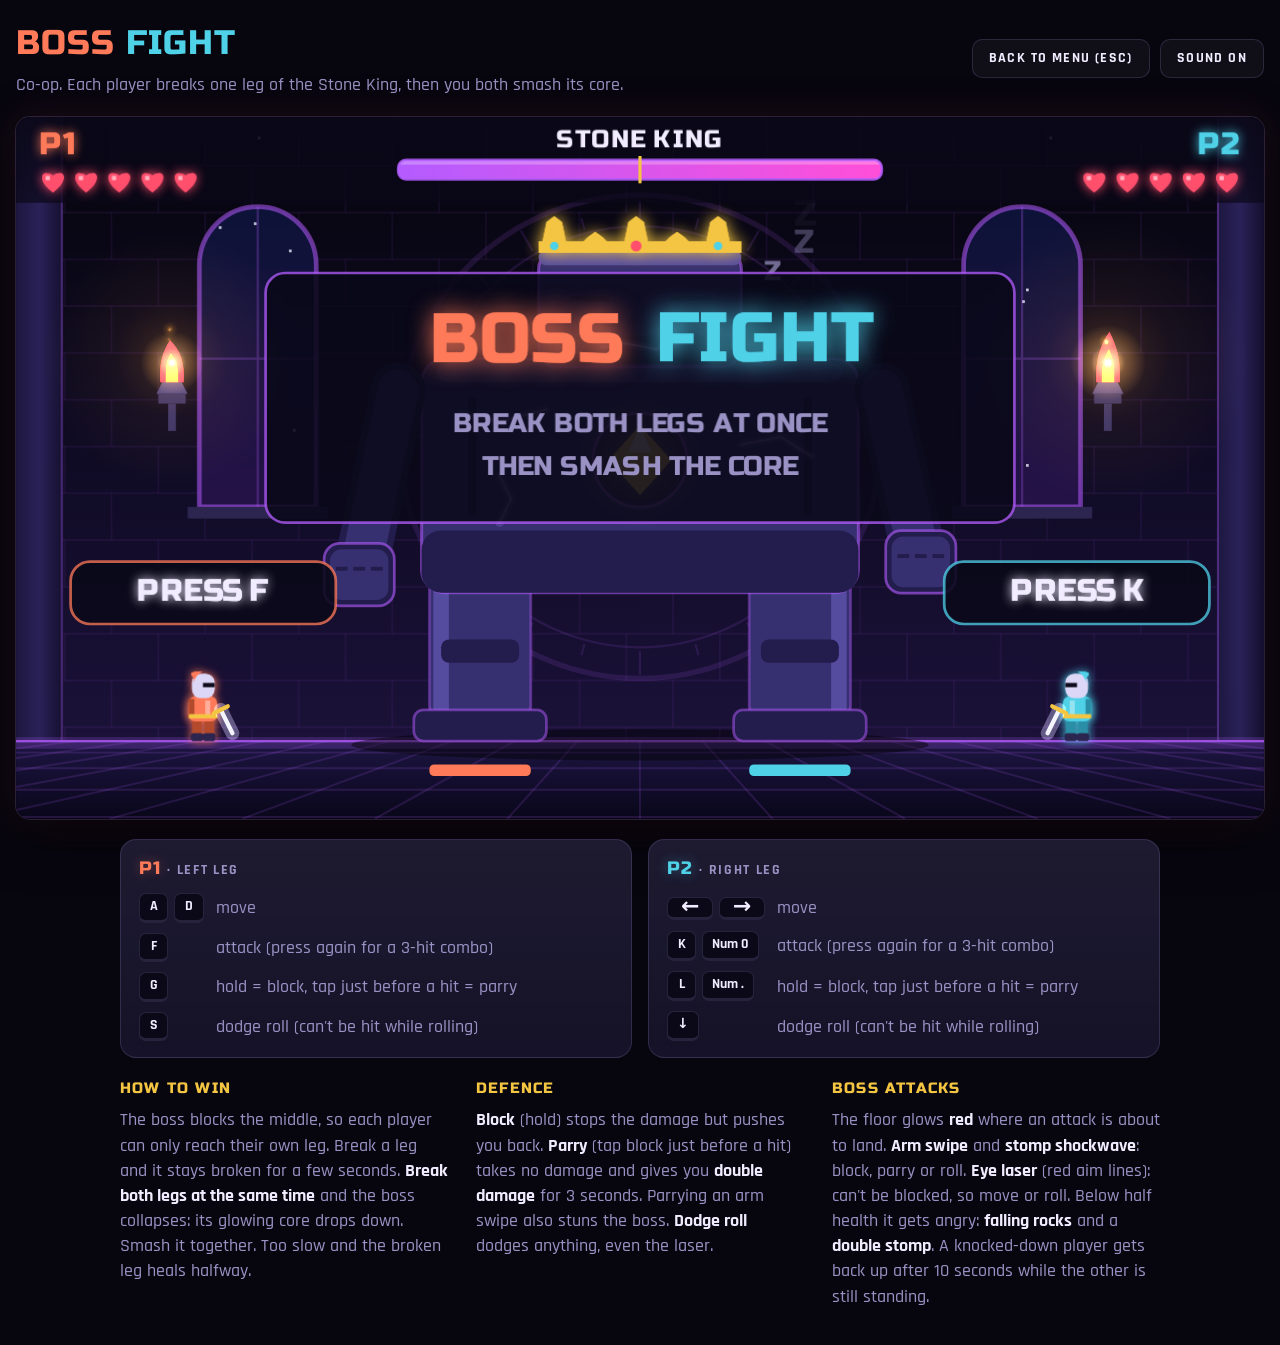
<file: my game/games/boss-fight.html>
<!doctype html>
<html lang="en">
<head>
<meta charset="utf-8">
<meta name="viewport" content="width=device-width,initial-scale=1,viewport-fit=cover">
<title>Boss Fight - Pixel Party</title>
<link rel="stylesheet" href="../css/style.css">
<style>
/* Same layout as the other games: one big neon screen on top, two player panels below.
   Shared colors, fonts, buttons and kbd come from css/style.css; only game-specific styles are here. */
.wrap{max-width:1600px}
header{display:flex;flex-wrap:wrap;align-items:center;justify-content:space-between;gap:10px 16px}
.actions{display:flex;flex-wrap:wrap;gap:10px}
.screen{display:grid;place-items:center}
canvas{
  display:block;cursor:pointer;border-radius:14px;background:#07060f;
  box-shadow:0 0 0 1px var(--edge),0 18px 50px rgba(0,0,0,.55),0 0 40px rgba(255,79,109,.12)
}
.low-fx canvas{box-shadow:0 0 0 1px var(--edge)}
.players{display:grid;grid-template-columns:repeat(auto-fit,minmax(260px,1fr));gap:16px;max-width:1040px;width:100%;margin:0 auto}
.player{
  --c:var(--p1);--glow:rgba(255,122,89,.35);
  background:linear-gradient(180deg,rgba(255,255,255,.05),rgba(255,255,255,.01)),var(--panel);
  border:1px solid var(--edge);border-radius:16px;padding:16px 18px;display:grid;gap:12px;min-width:0
}
.player.two{--c:var(--p2);--glow:rgba(79,209,232,.35)}
.player h2{font-family:var(--font-title);font-weight:400;font-size:18px;letter-spacing:.06em;margin:0;color:var(--c)}
.player h2 span{color:var(--muted);font-family:var(--font-ui);font-weight:700;font-size:14px;letter-spacing:.12em}
.player h2 .pname{color:inherit;font-family:var(--font-title);font-weight:400;font-size:18px;letter-spacing:.06em;text-shadow:0 0 12px var(--glow)}
.keys{display:grid;grid-template-columns:auto 1fr;align-items:center;gap:10px 12px;color:var(--muted)}
.keys span{display:flex;flex-wrap:wrap;gap:6px}
kbd.arrow{font-family:var(--font-body);font-size:22px;line-height:13px}
.notes{display:grid;grid-template-columns:repeat(auto-fit,minmax(260px,1fr));gap:14px 28px;max-width:1040px;width:100%;margin:0 auto}
.notes h3{font-family:var(--font-title);font-weight:400;font-size:15px;letter-spacing:.08em;color:var(--ruler);margin:0 0 8px}
.notes p{margin:0;color:var(--muted);max-width:60ch}
.notes b{color:var(--ink);font-weight:700}
.cpu-note{margin:0;color:var(--muted)}
.cpu-note b{color:var(--c);font-weight:700}
</style>
</head>
<body>

<div class="wrap">
  <header>
    <div>
      <h1><span class="a">BOSS</span> <span class="b">FIGHT</span></h1>
      <p class="tag">Co-op. Each player breaks one leg of the Stone King, then you both smash its core.</p>
    </div>
    <div class="actions">
      <a class="btn" id="back" href="../index.html">BACK TO MENU (ESC)</a>
      <button class="btn" id="sound" type="button" aria-pressed="true">SOUND ON</button>
    </div>
  </header>

  <div class="screen">
    <canvas id="screen" tabindex="0" aria-label="Boss Fight game screen. Click to give the game the keyboard."></canvas>
  </div>

  <div class="players">
    <section class="player one">
      <h2><span class="pname" id="pname1">PLAYER 1</span> <span>· LEFT LEG</span></h2>
      <div class="keys">
        <span><kbd>A</kbd><kbd>D</kbd></span> move
        <span><kbd>F</kbd></span> attack (press again for a 3-hit combo)
        <span><kbd>G</kbd></span> hold = block, tap just before a hit = parry
        <span><kbd>S</kbd></span> dodge roll (can't be hit while rolling)
      </div>
    </section>
    <section class="player two">
      <h2><span class="pname" id="pname2">PLAYER 2</span> <span>· RIGHT LEG</span></h2>
      <div class="keys">
        <span><kbd class="arrow">&larr;</kbd><kbd class="arrow">&rarr;</kbd></span> move
        <span><kbd>K</kbd><kbd>Num 0</kbd></span> attack (press again for a 3-hit combo)
        <span><kbd>L</kbd><kbd>Num .</kbd></span> hold = block, tap just before a hit = parry
        <span><kbd>&darr;</kbd></span> dodge roll (can't be hit while rolling)
      </div>
    </section>
  </div>

  <div class="notes">
    <div>
      <h3>HOW TO WIN</h3>
      <p>The boss blocks the middle, so each player can only reach their own leg. Break a leg and it stays broken for a few seconds. <b>Break both legs at the same time</b> and the boss collapses: its glowing core drops down. Smash it together. Too slow and the broken leg heals halfway.</p>
    </div>
    <div>
      <h3>DEFENCE</h3>
      <p><b>Block</b> (hold) stops the damage but pushes you back. <b>Parry</b> (tap block just before a hit) takes no damage and gives you <b>double damage</b> for 3 seconds. Parrying an arm swipe also stuns the boss. <b>Dodge roll</b> dodges anything, even the laser.</p>
    </div>
    <div>
      <h3>BOSS ATTACKS</h3>
      <p>The floor glows <b>red</b> where an attack is about to land. <b>Arm swipe</b> and <b>stomp shockwave</b>: block, parry or roll. <b>Eye laser</b> (red aim lines): can't be blocked, so move or roll. Below half health it gets angry: <b>falling rocks</b> and a <b>double stomp</b>. A knocked-down player gets back up after 10 seconds while the other is still standing.</p>
    </div>
  </div>
</div>

<script src="../js/players.js"></script>
<script src="../js/fx.js"></script>
<script>
(() => {
  // =====================================================================
  // CONFIG: all the numbers you may want to change, in one place. Times are in seconds.
  // Two numbers in [ ] = [normal phase, angry phase].
  // =====================================================================
  const CONFIG = {
    player:  { hearts: 5, speed: 72, reviveTime: 10, reviveHearts: 3, hurtInvuln: 1.0 },
    attack:  {
      damage: [4, 4, 8],                         // the 3 hits of a combo
      time: [0.24, 0.24, 0.36],                  // how long each swing takes
      active: [[0.05, 0.14], [0.05, 0.14], [0.10, 0.22]],   // when the blade can hit
      comboWindow: 0.3,                          // press attack within this time to continue the combo
      reach: 18
    },
    dodge:   { time: 0.35, distance: 54, cooldown: 0.45 },
    block:   { parryWindow: 0.2, blockStun: 0.25, parryCooldown: 0.45 },
    counter: { time: 3, multiplier: 2 },         // after a parry: double damage
    boss:    {
      hp: 600, angryAt: 0.5, rest: [1.4, 0.85], stagger: 1.6,
      weights: [                                 // chance of each attack
        { swipe: 3, stomp: 3, laser: 2, rocks: 0, double: 0 },
        { swipe: 3, stomp: 2, laser: 2, rocks: 2, double: 1.5 }
      ]
    },
    leg:     { hp: 60, brokenTime: 6, healTo: 0.5, chip: 0.25 },   // chip = part of leg damage that also hurts the boss
    collapse:{ time: 6, coreMultiplier: 1.5 },
    swipe:   { warn: [0.75, 0.55], sweep: 0.35 },
    stomp:   { warn: [0.85, 0.6], waveSpeed: 150 },
    laser:   { warn: [1.0, 0.8], lockAt: 0.7, fire: 0.3, width: 11, damage: 2 },
    rocks:   { count: 5, warn: 1.1 },
    // only looks (they never change the game):
    looks:   {
      deathTime: 1.6,      // the boss shakes and explodes this long before the big final blast
      debris: 28,          // stone chunks flying out of the final blast (half with "Low effects")
      ghostEvery: 0.025    // a dodge roll leaves a ghost image this often (seconds)
    }
  };

  // The game still thinks in a 320 x 180 screen; js/fx.js draws it sharp at full resolution.
  const W = 320, H = 180, FLOOR = 160;
  const cvs = document.getElementById('screen');
  const header = document.querySelector('header');
  const st = FX.stage(cvs, { width: W, height: H, margin: () => header.offsetHeight + 64 });
  const ctx = st.ctx;

  const css = getComputedStyle(document.documentElement);
  const C = {};
  ['screen','line','ink','muted','bad','p1','p2','ruler','neon','pink']
    .forEach(k => C[k] = css.getPropertyValue('--' + k).trim());
  const PC = [C.p1, C.p2];
  const PC_DARK = ['#b34a2c', '#2a8fa6'];

  // ---------- Player names: come from the page address, e.g. ?p1=VIRAJ&p2=KASUN ----------
  const fromURL = Players.fromURL();
  const NAMES = fromURL || Players.DEFAULTS.slice();
  document.getElementById('pname1').textContent = NAMES[0];
  document.getElementById('pname2').textContent = NAMES[1];
  const backLink = document.getElementById('back');
  if (fromURL) backLink.href = '../index.html' + Players.toQuery(NAMES, Players.cpuFromURL());

  // ---------- Controls: left half vs right half of the keyboard ----------
  const KEYS = [
    { left: ['KeyA'], right: ['KeyD'], attack: ['KeyF'], block: ['KeyG'], dodge: ['KeyS'] },
    { left: ['ArrowLeft'], right: ['ArrowRight'], attack: ['KeyK', 'Numpad0'], block: ['KeyL', 'NumpadDecimal'], dodge: ['ArrowDown'] }
  ];
  const ATTACK_LABEL = ['F', 'K'];
  const ALL_KEYS = KEYS.flatMap(k => Object.values(k).flat());

  // ---------- 1 player mode: the computer (CPU) is your partner and breaks the right leg ----------
  // The level comes from the page address (?cpu=normal); null = two people are playing.
  // In this co-op game the CPU is on your side, so EASY = a strong partner (an easy fight for you)
  // and HARD = a weaker partner (you do more of the work).
  const CPU = Players.cpuFromURL();
  const CPU_LEVELS = {
    // react: how long (s) it takes to notice a boss attack
    // defend: the chance it blocks / dodges an attack at all (otherwise it gets hit)
    // parry: when it defends, the chance it goes for a parry instead of a plain block
    // attackGap: rest (s) between its sword swings
    // teamwork: waits with the last hit on its leg until your leg is almost broken too
    easy:   { react: 0.15, defend: 0.95, parry: 0.8, attackGap: 0.1,  teamwork: true },
    normal: { react: 0.3,  defend: 0.75, parry: 0.3, attackGap: 0.25, teamwork: true },
    hard:   { react: 0.45, defend: 0.55, parry: 0,   attackGap: 0.4,  teamwork: false }
  };
  // The CPU's "keys": cpuIn = held, cpuTap = pressed this step. isDown() and tapped() read
  // them like a person's keys, so the CPU plays by exactly the same rules.
  const cpuIn = { left: false, right: false, attack: false, block: false, dodge: false };
  const cpuTap = new Set();
  const cpu = { readyAt: null, swingAt: 0, blocking: false };
  if (CPU) {
    const level = CPU.toUpperCase();
    document.querySelector('header .tag').textContent = 'Co-op with the CPU (' + level + '). You break the left leg of the Stone King, it breaks the right one, then you both smash its core.';
    const two = document.querySelector('.player.two');
    const help = { easy: 'a strong partner', normal: 'a good partner', hard: 'you do more of the work' }[CPU];
    two.querySelector('.keys').outerHTML = '<p class="cpu-note">Played by the computer, your partner. Level: <b>' + level + '</b> (' + help + '). Change it on the menu.</p>';
    two.querySelector('h2 span:last-child').textContent = '· RIGHT LEG · COMPUTER';
    // playing alone, player 2's keys work for you too
    for (const action in KEYS[0]) KEYS[0][action] = KEYS[0][action].concat(KEYS[1][action]);
    document.querySelector('.player.one .keys').innerHTML =
      '<span><kbd>A</kbd><kbd>D</kbd><kbd class="arrow">&larr;</kbd><kbd class="arrow">&rarr;</kbd></span> move' +
      '<span><kbd>F</kbd><kbd>K</kbd></span> attack (press again for a 3-hit combo)' +
      '<span><kbd>G</kbd><kbd>L</kbd></span> hold = block, tap just before a hit = parry' +
      '<span><kbd>S</kbd><kbd>&darr;</kbd></span> dodge roll (can\'t be hit while rolling)';
  }
  // what player 2's plate says while waiting for a press
  const pressText = p => (CPU && p === 1 ? 'WAITING' : 'PRESS ' + ATTACK_LABEL[p]);

  const held = new Set(), pressed = new Set();
  const isDown = (p, a) => (CPU && p === 1 ? cpuIn[a] : KEYS[p][a].some(c => held.has(c)));
  const tapped = (p, a) => (CPU && p === 1 ? cpuTap.has(a) : KEYS[p][a].some(c => pressed.has(c)));

  addEventListener('keydown', e => {
    if (e.code === 'Escape') { location.href = backLink.href; return; }
    if (!ALL_KEYS.includes(e.code)) return;
    e.preventDefault();
    held.add(e.code);
    if (!e.repeat) pressed.add(e.code);
    unlockAudio();
  });
  addEventListener('keyup', e => held.delete(e.code));
  let focused = document.hasFocus();
  addEventListener('focus', () => focused = true);
  addEventListener('blur', () => { focused = false; held.clear(); });
  cvs.addEventListener('pointerdown', () => { cvs.focus(); focused = true; unlockAudio(); });

  // ---------- Sound: square-wave blips and noise bursts, no files ----------
  let ac = null, muted = false;
  function unlockAudio() {
    if (!ac) { try { ac = new (window.AudioContext || window.webkitAudioContext)(); } catch (e) { ac = null; } }
    if (ac && ac.state === 'suspended') ac.resume().catch(() => {});
  }
  function tone(f, dur, type = 'square', vol = 0.05, slide = 0, delay = 0) {
    if (!ac || muted) return;
    const t0 = ac.currentTime + delay;
    const o = ac.createOscillator(), g = ac.createGain();
    o.type = type; o.frequency.setValueAtTime(f, t0);
    if (slide) o.frequency.linearRampToValueAtTime(Math.max(40, f + slide), t0 + dur);
    g.gain.setValueAtTime(vol, t0); g.gain.exponentialRampToValueAtTime(0.0001, t0 + dur);
    o.connect(g).connect(ac.destination); o.start(t0); o.stop(t0 + dur + 0.02);
  }
  function noise(dur, vol) {
    if (!ac || muted) return;
    const len = Math.floor(ac.sampleRate * dur), buf = ac.createBuffer(1, len, ac.sampleRate), d = buf.getChannelData(0);
    for (let i = 0; i < len; i++) d[i] = (Math.random() * 2 - 1) * (1 - i / len);
    const src = ac.createBufferSource(), g = ac.createGain();
    src.buffer = buf; g.gain.value = vol;
    src.connect(g).connect(ac.destination); src.start();
  }
  const sfx = {
    ready: p => tone(p ? 660 : 520, 0.08),
    swing: () => tone(320, 0.05, 'triangle', 0.035, 260),
    hit: () => { tone(170, 0.07, 'square', 0.06, -60); noise(0.05, 0.05); },
    core: () => { tone(880, 0.07, 'square', 0.05); tone(1320, 0.1, 'square', 0.04, 0, 0.05); },
    block: () => { tone(1100, 0.04, 'square', 0.04); tone(560, 0.07, 'square', 0.03, 0, 0.02); },
    parry: () => { tone(1568, 0.1, 'square', 0.05); tone(2093, 0.2, 'triangle', 0.05, 0, 0.06); },
    hurt: () => tone(240, 0.22, 'sawtooth', 0.06, -140),
    dodge: () => tone(420, 0.07, 'triangle', 0.035, 320),
    warn: () => tone(440, 0.05, 'square', 0.03),
    charge: () => tone(180, 0.9, 'sawtooth', 0.025, 800),
    laser: () => { tone(1300, 0.3, 'sawtooth', 0.04, -1000); noise(0.2, 0.04); },
    stomp: () => { noise(0.35, 0.12); tone(70, 0.3, 'square', 0.08, -30); },
    rock: () => { noise(0.15, 0.06); tone(120, 0.12, 'square', 0.04, -50); },
    breakLeg: () => { noise(0.4, 0.1); tone(110, 0.4, 'square', 0.06, -60); },
    roar: () => { tone(90, 0.8, 'sawtooth', 0.07, 40); noise(0.6, 0.05); },
    boom: big => { noise(big ? 0.9 : 0.3, big ? 0.16 : 0.08); tone(big ? 80 : 130, big ? 0.7 : 0.25, 'square', big ? 0.08 : 0.04, -50); },
    down: () => [392, 330, 262].forEach((f, i) => tone(f, 0.15, 'square', 0.05, 0, i * 0.12)),
    win: () => [523, 659, 784, 1047, 784, 1047].forEach((f, i) => tone(f, 0.14, 'square', 0.05, 0, i * 0.11)),
    lose: () => [392, 349, 311, 262].forEach((f, i) => tone(f, 0.22, 'triangle', 0.06, 0, i * 0.2))
  };
  const soundBtn = document.getElementById('sound');
  soundBtn.addEventListener('click', () => {
    muted = !muted; unlockAudio();
    soundBtn.textContent = muted ? 'SOUND OFF' : 'SOUND ON';
    soundBtn.setAttribute('aria-pressed', String(!muted));
  });

  // ---------- small helpers ----------
  const clamp = (v, a, b) => Math.max(a, Math.min(b, v));
  const lerp = (a, b, t) => a + (b - a) * t;
  const rand = (a, b) => a + Math.random() * (b - a);
  const randInt = n => Math.floor(Math.random() * n);
  function hash(n) {
    n = Math.imul(n ^ 0x9e3779b9, 0x85ebca6b); n ^= n >>> 13;
    n = Math.imul(n, 0xc2b2ae35); n ^= n >>> 16;
    return n >>> 0;
  }
  const shake = amount => FX.shake(Math.min(1, amount * 2));   // 0.15 = small bump ... 0.6 = huge

  // =====================================================================
  // GAME STATE
  // title -> fight -> win / lose -> (both press attack) -> fight ...
  // =====================================================================
  const S = { state: 'title', t: 0, time: 0, ready: [false, false], msg: null };
  let players, boss, waves, rocks, clock = 0;
  const LEG_X = [106, 188], LEG_W = 26;          // left leg, right leg
  const CORE = [150, 170];                       // the core (only reachable when the boss collapses)

  function newPlayer(p) {
    return {
      p, x: p ? 272 : 48, face: p ? -1 : 1, hp: CONFIG.player.hearts, down: false, downT: 0,
      atk: null, comboT: 0, nextStep: 0, roll: null, rollCD: 0,
      blocking: false, blockPressT: 9, sinceBlockTap: 9,
      stunT: 0, invulnT: 0, counterT: 0, kick: 0, walkT: 0,
      stats: { dmg: 0, parries: 0 }
    };
  }
  function newBoss() {
    return {
      hp: CONFIG.boss.hp, phase: 1, act: null, rest: 2.5, staggerT: 0,
      collapseT: 0, lower: 0, coreFlash: 0, dead: false,
      legs: [0, 1].map(() => ({ hp: CONFIG.leg.hp, brokenT: 0, flash: 0, lift: 0 }))
    };
  }

  // =====================================================================
  // EFFECTS: only looks, they never change the game
  // =====================================================================
  const anim = {
    hitT: 0,                 // the boss flashes white for this long after a hit
    hpTrail: CONFIG.boss.hp, trailHold: 0,   // the white "lost health" part of the boss bar
    deathAt: -1, boomAt: 0, exploded: false, explodedAt: 0,   // the boss blowing up
    debris: [], ghosts: [], ghostAt: [0, 0], scorch: [],
    readyAt: [-9, -9], confettiAt: 0, msgSeen: null
  };
  function resetLooks() {
    anim.hitT = 0; anim.hpTrail = CONFIG.boss.hp; anim.trailHold = 0;
    anim.deathAt = -1; anim.exploded = false;
    anim.debris = []; anim.ghosts = []; anim.scorch = [];
  }
  const STONE = ['#8f86d6', '#6a62a8', '#4a4280'];
  const effects = {
    ready(p) { anim.readyAt[p] = FX.time; FX.sparks(p ? 272 : 48, 120, { color: PC[p], count: 10, speed: 60, gravity: 30 }); },
    start() { shake(0.4); FX.flash(C.bad, 0.3, 0.15); },
    // a hit on a leg: white flash, damage number, sparks and stone chips
    legHit(pl, dmg, hx, counter, big) {
      anim.hitT = 0.07; anim.trailHold = 0.45;
      FX.text(String(dmg), hx, 124, { color: counter ? C.ruler : '#ffffff', size: big ? 13 : counter ? 12 : 9, shake: big ? 3 : 0, life: 0.8, rise: 18 });
      FX.sparks(hx, 140, { color: PC[pl.p], count: big ? 14 : 7, speed: big ? 130 : 90, angle: pl.p ? 0 : Math.PI, spread: 2, gravity: 60 });
      FX.sparks(hx, 142, { color: STONE[randInt(3)], count: 5, speed: 70, gravity: 260, size: 1.6 });
      if (big) shake(0.15);
    },
    coreHit(pl, dmg) {
      anim.hitT = 0.08; anim.trailHold = 0.45;
      FX.text(String(dmg), 160 + rand(-10, 10), 70, { color: PC[pl.p], size: 14, shake: 3, life: 0.9, rise: 18 });   // above the fallen head
      FX.sparks(160, 132, { color: C.ruler, count: 14, speed: 140, gravity: 50 });
      FX.sparks(160, 132, { color: PC[pl.p], count: 8, speed: 110, gravity: 50 });
      FX.flash(C.ruler, 0.08, 0.08);
      shake(0.12);
    },
    breakLeg(s) {
      FX.explosion(LEG_X[s] + 13, 140, { color: bossColors().edge, size: 0.9 });
      FX.sparks(LEG_X[s] + 13, 145, { color: STONE[1], count: 18, speed: 140, gravity: 280, size: 2 });
      FX.smoke(LEG_X[s] + 13, FLOOR - 6, { count: 8, size: 6, color: '#5a547e' });
      FX.text('CRACK!', LEG_X[s] + 13, 110, { color: PC[s], size: 12, shake: 3 });
      shake(0.3);
    },
    parry(pl) {
      FX.text('PARRY!', pl.x, FLOOR - 32, { color: C.ruler, size: 11, life: 0.8 });
      FX.explosion(pl.x + pl.face * 8, FLOOR - 10, { color: C.ruler, size: 0.5 });
      FX.flash(C.ruler, 0.1, 0.12);
    },
    block(pl) {
      FX.text('BLOCK', pl.x, FLOOR - 30, { color: C.muted, size: 8, life: 0.6, rise: 10 });
      FX.sparks(pl.x + pl.face * 8, FLOOR - 10, { color: '#ffffff', count: 6, speed: 80, angle: pl.face > 0 ? 0 : Math.PI, spread: 1.6, gravity: 80 });
    },
    hurt(pl) {
      FX.sparks(pl.x, FLOOR - 8, { color: C.bad, count: 10, speed: 100, gravity: 120 });
      FX.sparks(pl.x, FLOOR - 8, { color: PC[pl.p], count: 6, speed: 80, gravity: 120 });
      FX.flash(C.bad, 0.15, 0.1);
      shake(0.15);
    },
    down(pl) { FX.explosion(pl.x, FLOOR - 8, { color: PC[pl.p], size: 0.6 }); },
    revive(pl) {
      FX.text('BACK!', pl.x, FLOOR - 30, { color: PC[pl.p], size: 10 });
      FX.explosion(pl.x, FLOOR - 8, { color: PC[pl.p], size: 0.5 });
    },
    dodge(pl) { FX.smoke(pl.x, FLOOR - 2, { count: 3, size: 3, grow: 6, color: '#8a84b8', alpha: 0.3 }); },
    stomp(s) {
      const x = LEG_X[s] + 13;
      FX.smoke(x, FLOOR - 3, { count: 8, size: 5, grow: 12, color: '#6d6890', alpha: 0.4 });
      FX.sparks(x, FLOOR - 2, { color: bossColors().edge, count: 12, speed: 120, angle: -Math.PI / 2, spread: 2.6, gravity: 200 });
      shake(0.3);
    },
    laserFire(x) {
      FX.flash(C.bad, 0.12, 0.15);
      FX.sparks(x, FLOOR - 2, { color: C.bad, count: 18, speed: 130, angle: -Math.PI / 2, spread: 2.4, gravity: 160 });
      FX.sparks(x, FLOOR - 2, { color: C.ruler, count: 10, speed: 90, angle: -Math.PI / 2, spread: 2, gravity: 160 });
      anim.scorch.push({ x, t0: FX.time });
      if (anim.scorch.length > 6) anim.scorch.shift();
      shake(0.15);
    },
    rockLand(x) {
      FX.smoke(x, FLOOR - 3, { count: 5, size: 4, grow: 10, color: '#6d6890', alpha: 0.4 });
      FX.sparks(x, FLOOR - 4, { color: STONE[0], count: 10, speed: 100, angle: -Math.PI / 2, spread: 2.4, gravity: 300, size: 1.6 });
      shake(0.1);
    },
    stun() {
      FX.text('STUNNED!', 160, 40, { color: C.ruler, size: 12, shake: 2 });
      FX.sparks(160, 50, { color: C.ruler, count: 12, speed: 80, gravity: 40 });
    },
    collapse() {
      FX.flash(C.ruler, 0.2, 0.15); shake(0.5);
      for (const x of [110, 160, 210]) FX.smoke(x, FLOOR - 4, { count: 5, size: 7, grow: 14, color: '#5a547e', alpha: 0.4 });
    },
    standUp() { shake(0.3); FX.smoke(160, FLOOR - 4, { count: 6, size: 7, grow: 14, color: '#5a547e', alpha: 0.35 }); },
    angry() { shake(0.4); FX.flash(C.bad, 0.3, 0.25); FX.sparks(160, 60, { color: C.bad, count: 30, speed: 160, gravity: 40 }); },
    win() { anim.deathAt = FX.time; anim.boomAt = FX.time; anim.exploded = false; shake(0.6); },
    lose() { FX.flash(C.bad, 0.5, 0.3); shake(0.4); }
  };

  function reset() {
    players = [newPlayer(0), newPlayer(1)];
    boss = newBoss();
    waves = []; rocks = [];
    S.time = 0; S.msg = null;
    resetLooks();
  }
  function startFight() {
    reset();
    S.state = 'fight'; S.t = 0;
    say('THE STONE KING AWAKENS!', C.ruler);
    sfx.roar(); effects.start();
  }
  reset();

  function say(s, color = C.ink) { S.msg = { s, color, t: 0 }; }

  // =====================================================================
  // PLAYERS
  // =====================================================================
  // How far each player can walk: the boss's body blocks the middle (except when it collapses)
  function bounds(p) {
    const open = boss.lower > 0.6;
    return p === 0 ? [8, open ? 140 : 98] : [open ? 180 : 222, 312];
  }
  const awayFromBoss = p => (p === 0 ? -1 : 1);

  function startSlash(pl, n) {
    pl.atk = { n, t: 0, hit: false, queued: false };
    sfx.swing();
  }

  function updatePlayer(pl, dt) {
    for (const k of ['invulnT', 'stunT', 'counterT', 'rollCD']) if (pl[k] > 0) pl[k] -= dt;
    pl.blockPressT += dt; pl.sinceBlockTap += dt;
    if (pl.down) {
      pl.downT -= dt;
      const other = players[1 - pl.p];
      if (pl.downT <= 0 && !other.down) {        // back up while your partner is still fighting
        pl.down = false; pl.hp = CONFIG.player.reviveHearts; pl.invulnT = 2;
        effects.revive(pl);
      }
      return;
    }
    const move = (isDown(pl.p, 'right') ? 1 : 0) - (isDown(pl.p, 'left') ? 1 : 0);

    // ----- dodge roll: can't be hit while rolling -----
    if (tapped(pl.p, 'dodge') && !pl.roll && pl.rollCD <= 0 && pl.stunT <= 0) {
      pl.roll = { t: 0, dir: move || pl.face };
      pl.atk = null; pl.blocking = false;
      sfx.dodge(); effects.dodge(pl);
    }
    if (pl.roll) {
      pl.roll.t += dt;
      pl.x += pl.roll.dir * CONFIG.dodge.distance / CONFIG.dodge.time * dt;
      if (pl.roll.t >= CONFIG.dodge.time) { pl.roll = null; pl.rollCD = CONFIG.dodge.cooldown; }
    } else {
      // ----- block and parry -----
      // A parry is a block that was pressed less than parryWindow before the hit.
      // Mashing doesn't work: a new parry window only opens after parryCooldown.
      if (tapped(pl.p, 'block')) {
        if (pl.sinceBlockTap > CONFIG.block.parryCooldown) pl.blockPressT = 0;
        pl.sinceBlockTap = 0;
      }
      pl.blocking = isDown(pl.p, 'block') && !pl.atk;

      // ----- attack combo: 1, 2, 3 -----
      if (tapped(pl.p, 'attack') && pl.stunT <= 0 && !pl.blocking) {
        if (!pl.atk) startSlash(pl, pl.comboT > 0 ? pl.nextStep : 0);
        else pl.atk.queued = true;
      }
      if (pl.atk) {
        const A = CONFIG.attack, a = pl.atk;
        a.t += dt;
        if (!a.hit && a.t >= A.active[a.n][0] && a.t <= A.active[a.n][1]) swordHit(pl);
        if (a.t >= A.time[a.n]) {
          if (a.queued && a.n < 2) startSlash(pl, a.n + 1);
          else { pl.atk = null; pl.comboT = A.comboWindow; pl.nextStep = (a.n + 1) % 3; }
        }
      } else if (pl.comboT > 0) pl.comboT -= dt;

      // ----- walking -----
      if (!pl.atk && !pl.blocking && pl.stunT <= 0 && move) {
        pl.x += move * CONFIG.player.speed * dt;
        pl.face = move; pl.walkT += dt;
      } else pl.walkT = 0;
    }
    pl.x += pl.kick * dt;
    pl.kick *= Math.exp(-8 * dt);
    const [lo, hi] = bounds(pl.p);
    pl.x = clamp(pl.x, lo, hi);
  }

  // The blade only reaches your own leg (or the core when the boss is down)
  function swordHit(pl) {
    const reach = CONFIG.attack.reach + (pl.atk.n === 2 ? 6 : 0);
    const [a, b] = pl.face > 0 ? [pl.x + 2, pl.x + 2 + reach] : [pl.x - 2 - reach, pl.x - 2];
    const overlaps = (lo, hi) => a < hi && b > lo;
    let dmg = CONFIG.attack.damage[pl.atk.n] * (pl.counterT > 0 ? CONFIG.counter.multiplier : 1);
    if (boss.lower >= 0.95 && overlaps(CORE[0], CORE[1])) {
      pl.atk.hit = true;
      dmg = Math.round(dmg * CONFIG.collapse.coreMultiplier);
      boss.hp -= dmg; boss.coreFlash = 0.1;
      pl.stats.dmg += dmg;
      effects.coreHit(pl, dmg);
      sfx.core();
      checkBoss();
      return;
    }
    const leg = boss.legs[pl.p];
    if (boss.lower < 0.05 && leg.brokenT <= 0 && overlaps(LEG_X[pl.p], LEG_X[pl.p] + LEG_W)) {
      pl.atk.hit = true;
      leg.hp -= dmg; leg.flash = 0.08;
      boss.hp -= dmg * CONFIG.leg.chip;
      pl.stats.dmg += dmg;
      const hx = LEG_X[pl.p] + (pl.p ? LEG_W - 4 : 4);
      effects.legHit(pl, dmg, hx, pl.counterT > 0, pl.atk.n === 2);
      sfx.hit();
      if (leg.hp <= 0) breakLeg(pl.p);
      checkBoss();
    }
  }

  // Every boss attack goes through here. Returns 'miss', 'parry', 'block' or 'hit'.
  function hurtPlayer(pl, dmg, blockable) {
    if (pl.down || pl.roll || pl.invulnT > 0) return 'miss';
    const away = awayFromBoss(pl.p);
    if (blockable && pl.blocking) {
      if (pl.blockPressT <= CONFIG.block.parryWindow) {
        pl.counterT = CONFIG.counter.time; pl.stats.parries++;
        pl.blockPressT = 9;
        effects.parry(pl);
        sfx.parry();
        return 'parry';
      }
      pl.stunT = CONFIG.block.blockStun; pl.kick = away * 110;
      effects.block(pl);
      sfx.block();
      return 'block';
    }
    pl.hp -= dmg; pl.invulnT = CONFIG.player.hurtInvuln; pl.stunT = 0.3;
    pl.kick = away * 170; pl.atk = null; pl.blocking = false;
    effects.hurt(pl);
    if (pl.hp <= 0) {
      pl.hp = 0; pl.down = true; pl.downT = CONFIG.player.reviveTime;
      sfx.down(); effects.down(pl);
      if (players.every(q => q.down)) { S.state = 'lose'; S.t = 0; S.ready = [false, false]; sfx.lose(); effects.lose(); }
      else say(NAMES[pl.p] + ' IS DOWN!', C.bad);
    } else sfx.hurt();
    return 'hit';
  }

  // =====================================================================
  // THE BOSS
  // =====================================================================
  function breakLeg(s) {
    const leg = boss.legs[s];
    leg.hp = 0; leg.brokenT = CONFIG.leg.brokenTime; leg.lift = 0;
    sfx.breakLeg(); effects.breakLeg(s);
    const a = boss.act;                          // a broken leg stops the attacks on that side
    if (a && ((a.side === s && (a.type === 'swipe' || a.type === 'stomp')) || a.type === 'double')) endAct();
    if (boss.legs[1 - s].brokenT > 0) {          // both legs broken: it falls!
      boss.collapseT = CONFIG.collapse.time; boss.act = null;
      say('IT COLLAPSED! HIT THE CORE!', C.ruler);
      effects.collapse();
    } else say('LEG BROKEN! NOW THE OTHER ONE!', PC[s]);
  }

  function standUp() {
    boss.legs.forEach(l => { l.hp = CONFIG.leg.hp; l.brokenT = 0; });
    boss.rest = 1.5;
    say('IT GETS BACK UP!', C.bad);
    sfx.roar(); effects.standUp();
    players.forEach(pl => { pl.kick = awayFromBoss(pl.p) * 160; });
  }

  function checkBoss() {
    if (boss.phase === 1 && boss.hp <= CONFIG.boss.hp * CONFIG.boss.angryAt) {
      boss.phase = 2;
      say('THE STONE KING IS ANGRY!', C.bad);
      sfx.roar(); effects.angry();
    }
    if (boss.hp <= 0 && S.state === 'fight') {
      boss.hp = 0; boss.dead = true; boss.act = null;
      S.state = 'win'; S.t = 0; S.ready = [false, false];
      effects.win();
      sfx.win();
    }
  }

  function endAct() {
    boss.act = null;
    boss.rest = CONFIG.boss.rest[boss.phase - 1] * rand(0.8, 1.2);
    boss.legs.forEach(l => { l.lift = 0; });
  }

  // Pick the next attack. Swipe and stomp only go at a side whose leg is unbroken and whose player is up.
  function startAct() {
    const ph = boss.phase - 1, w = CONFIG.boss.weights[ph];
    const sides = [0, 1].filter(s => !players[s].down && boss.legs[s].brokenT <= 0);
    const alive = [0, 1].filter(s => !players[s].down);
    if (!alive.length) return;
    const options = [['laser', w.laser]];
    if (sides.length) options.push(['swipe', w.swipe], ['stomp', w.stomp]);
    if (sides.length === 2 && w.double) options.push(['double', w.double]);
    if (w.rocks) options.push(['rocks', w.rocks]);
    let r = Math.random() * options.reduce((sum, o) => sum + o[1], 0), type = 'laser';
    for (const [name, weight] of options) { r -= weight; if (r < 0) { type = name; break; } }
    const side = type === 'laser' || type === 'rocks' ? alive[randInt(alive.length)] : sides[randInt(sides.length)];
    const warnOf = { swipe: CONFIG.swipe.warn, stomp: CONFIG.stomp.warn, double: CONFIG.stomp.warn, laser: CONFIG.laser.warn };
    boss.act = { type, t: 0, side, warn: warnOf[type] ? warnOf[type][ph] : 0, hit: [false, false], aimX: players[side].x };
    if (type === 'laser') sfx.charge(); else sfx.warn();
    if (type === 'rocks') {
      for (let i = 0; i < CONFIG.rocks.count; i++) {
        // one rock aimed at each player, the rest anywhere on the floor
        const x = i < 2 && !players[i].down ? players[i].x + rand(-10, 10)
                : (Math.random() < 0.5 ? rand(10, 140) : rand(180, 310));
        rocks.push({ x, t: -i * 0.12 });
      }
    }
  }

  function updateAct(dt) {
    const a = boss.act;
    a.t += dt;
    if (a.type === 'swipe') {
      if (a.t < a.warn) return;
      const u = (a.t - a.warn) / CONFIG.swipe.sweep;
      if (u >= 1) { endAct(); return; }
      a.fistX = a.side ? lerp(226, 318, u) : lerp(94, 2, u);
      const pl = players[a.side];
      if (!a.hit[a.side] && Math.abs(pl.x - a.fistX) < 12) {
        const res = hurtPlayer(pl, 1, true);
        if (res !== 'miss') a.hit[a.side] = true;
        if (res === 'parry') {                   // parrying the arm stuns the boss
          boss.staggerT = CONFIG.boss.stagger;
          say('STUNNED! ATTACK!', C.ruler);
          effects.stun();
          endAct();
        }
      }
    } else if (a.type === 'stomp' || a.type === 'double') {
      const sides = a.type === 'double' ? [0, 1].filter(s => boss.legs[s].brokenT <= 0) : [a.side];
      if (a.t < a.warn) { sides.forEach(s => { boss.legs[s].lift = Math.min(1, a.t / (a.warn * 0.7)); }); return; }
      if (!a.slammed) {
        a.slammed = true;
        sides.forEach(s => {
          boss.legs[s].lift = 0;
          waves.push({ x: s ? LEG_X[1] + LEG_W + 2 : LEG_X[0] - 2, dir: s ? 1 : -1, side: s, hit: false });
          effects.stomp(s);
        });
        sfx.stomp();
      }
      if (a.t > a.warn + 0.5) endAct();
    } else if (a.type === 'laser') {
      const target = players[a.side];
      if (a.t < a.warn * CONFIG.laser.lockAt) a.aimX = target.x;   // follows you, then locks in place
      if (a.t >= a.warn) {
        if (!a.fired) { a.fired = true; sfx.laser(); effects.laserFire(a.aimX); }
        for (const pl of players) {
          if (!a.hit[pl.p] && Math.abs(pl.x - a.aimX) < CONFIG.laser.width && hurtPlayer(pl, CONFIG.laser.damage, false) !== 'miss') a.hit[pl.p] = true;
        }
        if (a.t >= a.warn + CONFIG.laser.fire) endAct();
      }
    } else if (a.type === 'rocks') {
      if (a.t > 0.4) endAct();
    }
  }

  function updateBoss(dt) {
    boss.coreFlash -= dt;
    for (const [s, leg] of boss.legs.entries()) {
      leg.flash -= dt;
      if (leg.brokenT > 0 && boss.collapseT <= 0) {
        leg.brokenT -= dt;
        if (leg.brokenT <= 0) {                  // too slow: the leg heals halfway
          leg.brokenT = 0; leg.hp = CONFIG.leg.hp * CONFIG.leg.healTo;
          say('TOO SLOW! THE LEG HEALED', PC[s]);
        }
      }
    }
    if (boss.collapseT > 0) {
      boss.lower = Math.min(1, boss.lower + dt * 3);
      boss.collapseT -= dt;
      if (boss.collapseT <= 0) standUp();
      return;
    }
    boss.lower = Math.max(0, boss.lower - dt * 2);
    if (boss.staggerT > 0) { boss.staggerT -= dt; return; }
    if (boss.lower > 0) return;
    if (boss.act) updateAct(dt);
    else if ((boss.rest -= dt) <= 0) startAct();
  }

  function updateEffects(dt) {
    for (const w of waves) {                     // stomp shockwaves slide along the floor
      w.x += w.dir * CONFIG.stomp.waveSpeed * dt;
      const pl = players[w.side];
      if (!w.hit && Math.abs(pl.x - w.x) < 7) {
        const res = hurtPlayer(pl, 1, true);
        if (res !== 'miss') w.hit = true;
        if (res === 'parry' || res === 'block') w.dead = true;
      }
      if (w.x < -10 || w.x > W + 10) w.dead = true;
    }
    waves = waves.filter(w => !w.dead);
    for (const r of rocks) {                     // falling rocks: the warning circle grows, then it lands
      r.t += dt;
      if (r.t >= CONFIG.rocks.warn) {
        r.dead = true;
        for (const pl of players) if (Math.abs(pl.x - r.x) < 10) hurtPlayer(pl, 1, true);
        effects.rockLand(r.x);
        sfx.rock();
      }
    }
    rocks = rocks.filter(r => !r.dead);
    if (S.msg) S.msg.t += dt;
  }

  // =====================================================================
  // 1 PLAYER MODE: the CPU decides which "keys" to hold for player 2
  // =====================================================================
  // Each boss attack gets one plan the moment the CPU first sees it: 'parry', 'block' or 'none' (gets hit).
  const cpuPlan = L => (Math.random() < L.defend ? (Math.random() < L.parry ? 'parry' : 'block') : 'none');

  // Every attack that can hit the CPU, with how long (s) until it lands
  function cpuThreats(pl, L) {
    const list = [], a = boss.act;
    if (a && a.t >= L.react) {
      if (!a.plan) a.plan = cpuPlan(L);
      if (a.type === 'swipe' && a.side === 1 && !a.hit[1]) {   // the fist sweeps out from the leg
        const u = clamp((pl.x - 12 - 226) / 92, 0, 1);
        list.push({ t: a.warn + u * CONFIG.swipe.sweep - a.t, plan: a.plan });
      }
      if ((a.type === 'stomp' && a.side === 1) || (a.type === 'double' && boss.legs[1].brokenT <= 0)) {
        if (!a.slammed) list.push({ t: a.warn - a.t + Math.max(0, pl.x - 223) / CONFIG.stomp.waveSpeed, plan: a.plan });
      }
      if (a.type === 'laser') list.push({ laser: true, plan: a.plan });
    }
    for (const w of waves) {
      if (w.side !== 1 || w.hit || w.x > pl.x) continue;
      if (!w.plan) w.plan = (a && a.plan) || cpuPlan(L);   // same plan as the stomp that made it
      list.push({ t: (pl.x - 7 - w.x) / CONFIG.stomp.waveSpeed, plan: w.plan });
    }
    for (const r of rocks) {
      if (r.t < L.react || Math.abs(pl.x - r.x) >= 14) continue;
      if (!r.plan) r.plan = cpuPlan(L);
      list.push({ t: CONFIG.rocks.warn - r.t, plan: r.plan });
    }
    return list;
  }

  function cpuThink() {
    cpuTap.clear();
    for (const k in cpuIn) cpuIn[k] = false;
    const L = CPU_LEVELS[CPU];
    if (S.state !== 'fight') {
      if (S.t > 1 && S.ready[0] && !S.ready[1]) {
        if (cpu.readyAt == null) cpu.readyAt = clock + 0.4;   // gets ready a moment after you
        if (clock >= cpu.readyAt) { cpu.readyAt = null; cpuTap.add('attack'); }
      }
      cpu.blocking = false;
      return;
    }
    const pl = players[1];
    if (pl.down) { cpu.blocking = false; return; }
    const threats = cpuThreats(pl, L);

    // ----- defence: block / parry what is about to land, step or roll out of a laser -----
    let block = false, danger = false, target = null;
    for (const th of threats) {
      if (th.plan === 'none') continue;
      if (th.laser) {
        const a = boss.act;
        if (a.t < a.warn * CONFIG.laser.lockAt || a.fired) continue;   // still aiming, or already over
        if (Math.abs(pl.x - a.aimX) < CONFIG.laser.width + 3) {
          target = a.aimX + 18 <= 312 ? a.aimX + 18 : a.aimX - 18;
          if (a.warn - a.t < 0.12 && !pl.roll) { cpuTap.add('dodge'); cpuIn[target > pl.x ? 'right' : 'left'] = true; }   // too late to walk: roll
        }
        continue;
      }
      if (th.t < 0.7 && th.t > -0.1) danger = true;   // don't start a new swing now: it would stop the block
      if (th.t <= (th.plan === 'parry' ? 0.1 : 0.35) && th.t > -0.1) block = true;
    }
    if (block) {
      if (!cpu.blocking) cpuTap.add('block');    // the press opens the parry window
      cpuIn.block = true; cpu.blocking = true;
      return;
    }
    cpu.blocking = false;

    // ----- go where the sword reaches: its own leg, or the core when the boss is down -----
    if (target == null) target = boss.lower > 0.6 ? 182 : bounds(1)[0] + 2;
    const dx = target - pl.x;
    if (Math.abs(dx) > 3) { cpuIn[dx > 0 ? 'right' : 'left'] = true; return; }
    if (pl.face !== -1) { cpuIn.left = true; return; }   // turn to face the boss

    // ----- attack -----
    const myLeg = boss.legs[1], yourLeg = boss.legs[0];
    const wait = L.teamwork && boss.lower < 0.05 && !players[0].down && yourLeg.brokenT <= 0
              && myLeg.hp <= 12 && yourLeg.hp > 20;   // last hit: wait until your leg is nearly broken too
    if (danger || wait || (myLeg.brokenT > 0 && boss.lower < 0.05)) return;   // (a broken leg can't be hit)
    if (!pl.atk && clock >= cpu.swingAt) { cpuTap.add('attack'); cpu.swingAt = clock + CONFIG.attack.time[0] + L.attackGap; }
  }

  // ---------- One small step of the game (120 per second) ----------
  const STEP = 1 / 120;
  function update(dt) {
    clock += dt; S.t += dt;
    if (CPU) cpuThink();
    if (S.state !== 'fight') {
      // (presses in the first second don't count, so mashing attack as the fight ends doesn't skip this screen)
      for (const p of [0, 1]) if (S.t > 1 && tapped(p, 'attack') && !S.ready[p]) { S.ready[p] = true; sfx.ready(p); effects.ready(p); }
      if (S.ready[0] && S.ready[1]) { S.ready = [false, false]; startFight(); }
    }
    if (S.state === 'fight') {
      S.time += dt;
      players.forEach(pl => updatePlayer(pl, dt));
      if (S.state === 'fight') updateBoss(dt);
    }
    updateEffects(dt);
    pressed.clear();
  }

  // ---------- looks that move with real time (dodge ghosts, the boss exploding, flying stone) ----------
  function updateLooks(dt) {
    if (anim.hitT > 0) anim.hitT -= dt;
    // the white "lost health" part of the boss bar waits a moment, then slides down
    if (boss.hp >= anim.hpTrail) anim.hpTrail = boss.hp;
    else if (anim.trailHold > 0) anim.trailHold -= dt;
    else anim.hpTrail = Math.max(boss.hp, anim.hpTrail - CONFIG.boss.hp * 0.6 * dt);
    // a dodge roll leaves glowing ghost images
    for (const pl of players) {
      if (pl.roll && !FX.low && FX.time - anim.ghostAt[pl.p] >= CONFIG.looks.ghostEvery) {
        anim.ghostAt[pl.p] = FX.time;
        anim.ghosts.push({ p: pl.p, x: pl.x, ang: rollAngle(pl), t0: FX.time });
      }
    }
    anim.ghosts = anim.ghosts.filter(g => FX.time - g.t0 < 0.3);
    // stomp shockwaves throw up little sparks
    if (!FX.low) for (const w of waves) if (Math.random() < 0.5) {
      FX.sparks(w.x, FLOOR - 2, { color: bossColors().edge, count: 1, speed: 50, angle: -Math.PI / 2 - w.dir * 0.6, spread: 0.8, gravity: 200 });
    }
    // torch embers
    if (!FX.low && Math.random() < dt * 3) {
      const tx = Math.random() < 0.5 ? 40 : 280;
      FX.sparks(tx, 62, { color: '#ff9f1c', count: 1, speed: 25, angle: -Math.PI / 2, spread: 0.7, gravity: -15, size: 0.8, life: 2 });
    }
    // the boss blows up: small explosions all over it, then one huge blast
    if (boss.dead && anim.deathAt >= 0 && !anim.exploded) {
      const k = FX.time - anim.deathAt, low = boss.lower * 48;
      if (FX.time >= anim.boomAt) {
        anim.boomAt = FX.time + rand(0.08, 0.15);
        FX.explosion(rand(108, 212), rand(40 + low, 130), { color: Math.random() < 0.5 ? bossColors().edge : C.ruler, size: rand(0.45, 0.85) });
        anim.hitT = 0.05; shake(0.15); sfx.boom(false);
      }
      if (k >= CONFIG.looks.deathTime) bigBlast();
    }
    if (anim.exploded && S.state === 'win' && FX.time - anim.confettiAt > 1.4) {   // winner screen: keep the confetti coming
      anim.confettiAt = FX.time;
      FX.confettiRain(0, W, 0, { colors: [C.p1, C.p2, C.ruler, '#ffffff'], count: 26 });
    }
    // flying stone chunks fall, bounce and settle on the floor
    for (const d of anim.debris) {
      if (d.rest) continue;
      d.vy += 320 * dt; d.x += d.vx * dt; d.y += d.vy * dt; d.rot += d.vr * dt;
      if (d.y > FLOOR - d.s / 2) {
        d.y = FLOOR - d.s / 2; d.vy *= -0.35; d.vx *= 0.6; d.vr *= 0.6;
        if (Math.abs(d.vy) < 20) { d.vy = 0; d.rest = Math.abs(d.vx) < 5; }
      }
      if (d.x < 4 || d.x > W - 4) { d.x = clamp(d.x, 4, W - 4); d.vx *= -0.5; }
    }
  }
  function bigBlast() {
    anim.exploded = true; anim.explodedAt = FX.time; anim.confettiAt = FX.time;
    const K = bossColors(), low = boss.lower * 48;
    FX.explosion(160, 80 + low * 0.6, { color: C.ruler, size: 2.2 });
    FX.explosion(126, 104, { color: K.edge, size: 1.3 });
    FX.explosion(194, 104, { color: K.edge, size: 1.3 });
    for (const x of [110, 140, 180, 210]) FX.smoke(x, FLOOR - 10, { count: 6, size: 8, grow: 18, color: '#5a547e', alpha: 0.45 });
    FX.flash('#ffffff', 0.6, 0.9);
    FX.shake(1);
    sfx.boom(true);
    const n = FX.low ? Math.ceil(CONFIG.looks.debris / 2) : CONFIG.looks.debris;
    for (let i = 0; i < n; i++) {
      const a = rand(-Math.PI * 0.95, -Math.PI * 0.05), v = rand(80, 260);
      anim.debris.push({ x: rand(120, 200), y: rand(70, 130) + low * 0.5, vx: Math.cos(a) * v, vy: Math.sin(a) * v,
        rot: rand(0, 6), vr: rand(-12, 12), s: rand(3, 8), c: randInt(3), shape: randInt(4), rest: false });
    }
    setTimeout(() => FX.confetti(W / 2, 120, { colors: [C.p1, C.p2, C.ruler, '#ffffff'], count: 120, speed: 230 }), 250);
  }

  // =====================================================================
  // DRAWING
  // =====================================================================
  const T = (s, x, y, color, size = 8, o = {}) => FX.drawText(ctx, s, x, y, Object.assign({ size, color }, o));
  const WHITE = { stone: '#ffffff', dark: '#e2dcff', light: '#ffffff', edge: '#ffffff', crack: '#ffffff' };
  function bossColors() {
    return boss.phase === 2
      ? { stone: '#4e2a5e', dark: '#2f1840', light: '#73408a', edge: '#ff4f6d', crack: '#ff6a5c' }
      : { stone: '#373070', dark: '#221d4c', light: '#554ca0', edge: '#b45cff', crack: '#c98bff' };
  }
  function rr(x, y, w, h, r, fill) { FX.roundRect(ctx, x, y, w, h, r); ctx.fillStyle = fill; ctx.fill(); }
  function outline(color, a = 0.6, w = 0.7) { ctx.strokeStyle = FX.rgba(color, a); ctx.lineWidth = w; ctx.stroke(); }
  function glow(color, x, y, r, a = 1) {         // a soft neon light (skipped with "Low effects")
    if (FX.low || a <= 0) return;
    ctx.globalCompositeOperation = 'lighter'; ctx.globalAlpha = a;
    ctx.drawImage(FX.glowDot(color), x - r, y - r, r * 2, r * 2);
    ctx.globalAlpha = 1; ctx.globalCompositeOperation = 'source-over';
  }
  // a glowing line (cracks, laser, blades): soft wide glow + bright thin core
  function neonLine(pts, color, width = 0.8, a = 1) {
    ctx.lineCap = 'round'; ctx.lineJoin = 'round';
    ctx.beginPath(); ctx.moveTo(pts[0], pts[1]);
    for (let i = 2; i < pts.length; i += 2) ctx.lineTo(pts[i], pts[i + 1]);
    if (!FX.low) {
      ctx.globalCompositeOperation = 'lighter';
      ctx.strokeStyle = FX.rgba(color, 0.3 * a); ctx.lineWidth = width * 3.2; ctx.stroke();
      ctx.globalCompositeOperation = 'source-over';
    }
    ctx.strokeStyle = FX.rgba(FX.mix(color, '#ffffff', 0.35), a); ctx.lineWidth = width; ctx.stroke();
  }
  function panel(x, y, w, h, color = C.neon) {   // a dark glass panel with a neon edge
    FX.roundRect(ctx, x, y, w, h, 5);
    ctx.fillStyle = 'rgba(10,8,24,.88)'; ctx.fill();
    ctx.strokeStyle = FX.rgba(color, 0.75); ctx.lineWidth = 0.7; ctx.stroke();
  }

  // ----- pre-drawn glowing shapes (made once, reused every frame) -----
  // The knight faces right; facing left is the same picture flipped.
  function knightShape(p, frame, ghost) {
    return FX.shape('bf-k' + p + frame + (ghost ? 'g' : ''), 14, 18, g => {
      const col = PC[p], body = col, dark = ghost ? col : PC_DARK[p], steel = ghost ? col : '#dcd7f7', boot = ghost ? col : '#2b2550';
      const legs = frame ? [3, 8.6] : [4.3, 7.4];  // walking: legs apart
      g.fillStyle = dark; for (const lx of legs) g.fillRect(lx, 12.5, 2.4, 4);
      g.fillStyle = boot; for (const lx of legs) { FX.roundRect(g, lx - 0.4, 16, 3.2, 2, 0.8); g.fill(); }
      FX.roundRect(g, 3.4, 6.6, 7.2, 6.4, 1.6); g.fillStyle = body; g.fill();                 // armor
      if (!ghost) {
        g.fillStyle = FX.mix(col, '#ffffff', 0.4); g.fillRect(7.6, 7.6, 1.3, 3.8);          // shine
        g.fillStyle = dark; g.fillRect(3.4, 7.2, 1.4, 4.8);                                  // shadow side
        g.fillStyle = '#f4c542'; g.fillRect(3.4, 11.1, 7.2, 1.1);                            // belt
      }
      FX.roundRect(g, 4.2, 0.8, 5.8, 6.2, 2.2); g.fillStyle = steel; g.fill();               // helmet
      if (!ghost) { g.fillStyle = '#0e0c1c'; g.fillRect(7, 3.1, 3, 1.1); }                  // visor slit
      g.fillStyle = col; g.beginPath(); g.moveTo(4.6, 1.8); g.quadraticCurveTo(2.6, 0, 6.8, 0.2); g.quadraticCurveTo(5.2, 1, 4.6, 3); g.fill();   // plume
    }, { color: PC[p], glow: ghost ? 4 : 2.5 });
  }
  const SH = {
    heart: on => FX.shape('bf-heart' + on, 7, 6, g => {
      g.beginPath(); g.moveTo(3.5, 5.8);
      g.bezierCurveTo(-0.6, 3, 0.2, -0.5, 3.5, 1.5); g.bezierCurveTo(6.8, -0.5, 7.6, 3, 3.5, 5.8);
      if (on) { g.fillStyle = '#ff4f6d'; g.fill(); g.fillStyle = '#ffb3c0'; g.fillRect(1.6, 1.6, 1.1, 1.1); }
      else { g.strokeStyle = '#4a4380'; g.lineWidth = 0.7; g.stroke(); }
    }, { color: '#ff4f6d', glow: on ? 3 : 0 }),
    crown: () => FX.shape('bf-crown', 52, 10, g => {
      g.fillStyle = '#f4c542'; g.beginPath(); g.moveTo(0, 10); g.lineTo(0, 7);
      for (let i = 0; i < 5; i++) {                // 5 spikes on a band: tall, short, tall, short, tall
        const x = 1 + i * 10.5, top = i % 2 ? 4.5 : 0.5;
        g.lineTo(x, 7); g.lineTo(x + 1, top + 1.5); g.lineTo(x + 3, top); g.lineTo(x + 5, top + 1.5); g.lineTo(x + 6, 7);
      }
      g.lineTo(52, 7); g.lineTo(52, 10); g.closePath(); g.fill();
      g.fillStyle = '#ff4f6d'; g.beginPath(); g.arc(25, 8.2, 1.4, 0, Math.PI * 2); g.fill();
      g.fillStyle = '#4fd1e8'; g.beginPath(); g.arc(4, 8.2, 1.1, 0, Math.PI * 2); g.arc(46, 8.2, 1.1, 0, Math.PI * 2); g.fill();
    }, { color: '#f4c542', glow: 4 }),
    rock: () => FX.shape('bf-rock', 12, 9, g => {
      g.fillStyle = '#6d6890'; g.beginPath(); g.moveTo(2, 2); g.lineTo(6, 0); g.lineTo(11, 2); g.lineTo(12, 6); g.lineTo(8, 9); g.lineTo(2, 8.5); g.lineTo(0, 5); g.closePath(); g.fill();
      g.fillStyle = '#8f8ab0'; g.beginPath(); g.moveTo(2, 2.5); g.lineTo(6, 0.8); g.lineTo(8, 2.5); g.lineTo(4, 4.5); g.closePath(); g.fill();
      g.strokeStyle = '#ff4f6d'; g.lineWidth = 0.6; g.beginPath(); g.moveTo(4, 6); g.lineTo(7, 4.5); g.lineTo(9, 6.5); g.stroke();
    }, { color: '#ff4f6d', glow: 3 }),
    // the throne room, drawn once
    bg: () => FX.shape('bf-bg', W, H, g => {
      let gr = g.createLinearGradient(0, 0, 0, FLOOR);
      gr.addColorStop(0, '#06050d'); gr.addColorStop(0.6, '#110c27'); gr.addColorStop(1, '#1b1239');
      g.fillStyle = gr; g.fillRect(0, 0, W, FLOOR);
      g.strokeStyle = 'rgba(180,92,255,.07)'; g.lineWidth = 0.5;              // stone bricks
      for (let row = 0; row * 12 < FLOOR; row++) {
        const y = row * 12 + 0.5, off = row % 2 ? 12 : 0;
        g.beginPath(); g.moveTo(0, y); g.lineTo(W, y); g.stroke();
        for (let x = -off; x < W; x += 24) { g.beginPath(); g.moveTo(x + 0.5, y); g.lineTo(x + 0.5, y + 12); g.stroke(); }
      }
      for (const cx of [62, 258]) {                // tall arched windows with stars
        const path = () => { g.beginPath(); g.moveTo(cx - 15, 100); g.lineTo(cx - 15, 38); g.arc(cx, 38, 15, Math.PI, 0); g.lineTo(cx + 15, 100); g.closePath(); };
        path(); gr = g.createLinearGradient(0, 23, 0, 100);
        gr.addColorStop(0, '#0d1238'); gr.addColorStop(1, '#251247'); g.fillStyle = gr; g.fill();
        g.fillStyle = 'rgba(241,236,255,.8)';
        for (let i = 0; i < 9; i++) { const h = hash(cx * 31 + i); g.fillRect(cx - 13 + (h % 26), 26 + ((h >> 5) % 70), 0.7, 0.7); }
        g.strokeStyle = 'rgba(180,92,255,.25)'; g.lineWidth = 0.6;
        g.beginPath(); g.moveTo(cx, 23); g.lineTo(cx, 100); g.moveTo(cx - 15, 62); g.lineTo(cx + 15, 62); g.stroke();
        path(); g.strokeStyle = 'rgba(180,92,255,.55)'; g.lineWidth = 1.2; g.stroke();
        g.fillStyle = '#2b2550'; g.fillRect(cx - 18, 100, 36, 3);
      }
      g.strokeStyle = 'rgba(180,92,255,.13)'; g.lineWidth = 1.4;              // a big magic circle behind the boss
      g.beginPath(); g.arc(160, 82, 62, 0, Math.PI * 2); g.stroke();
      g.lineWidth = 0.6; g.beginPath(); g.arc(160, 82, 54, 0, Math.PI * 2); g.stroke();
      for (let i = 0; i < 24; i++) {
        const a = i / 24 * Math.PI * 2;
        g.beginPath(); g.moveTo(160 + Math.cos(a) * 55, 82 + Math.sin(a) * 55); g.lineTo(160 + Math.cos(a) * (i % 2 ? 58 : 61), 82 + Math.sin(a) * (i % 2 ? 58 : 61)); g.stroke();
      }
      for (const x of [0, W - 12]) {               // pillars at the sides
        gr = g.createLinearGradient(x, 0, x + 12, 0);
        gr.addColorStop(0, '#1d1740'); gr.addColorStop(0.5, '#2a2258'); gr.addColorStop(1, '#151030');
        g.fillStyle = gr; g.fillRect(x, 0, 12, FLOOR);
        g.fillStyle = 'rgba(180,92,255,.35)'; g.fillRect(x === 0 ? 11.5 : x, 0, 0.5, FLOOR);
      }
      for (const tx of [40, 280]) {                // torch holders
        g.fillStyle = '#3a3366'; g.fillRect(tx - 3.5, 71, 7, 2.5); g.fillRect(tx - 1, 73.5, 2, 7);
        g.fillStyle = '#4a4380'; g.beginPath(); g.moveTo(tx - 4, 71); g.lineTo(tx + 4, 71); g.lineTo(tx + 2.5, 68); g.lineTo(tx - 2.5, 68); g.fill();
      }
      gr = g.createLinearGradient(0, FLOOR, 0, H);                            // shiny floor with a grid
      gr.addColorStop(0, '#1e1644'); gr.addColorStop(1, '#09071a');
      g.fillStyle = gr; g.fillRect(0, FLOOR, W, H - FLOOR);
      g.strokeStyle = 'rgba(180,92,255,.16)'; g.lineWidth = 0.5;
      for (let i = -12; i <= 12; i++) { g.beginPath(); g.moveTo(160 + i * 16, FLOOR); g.lineTo(160 + i * 34, H); g.stroke(); }
      for (const y of [FLOOR + 3, FLOOR + 7, FLOOR + 12.5, FLOOR + 19.5]) { g.beginPath(); g.moveTo(0, y); g.lineTo(W, y); g.stroke(); }
    }, { glow: 0 })
  };

  function drawRoom() {
    FX.drawShape(ctx, SH.bg(), 0, 0, { ax: 0, ay: 0 });
    const K = bossColors();
    // the floor edge glows in the boss's color (red when it's angry)
    if (!FX.low) { ctx.fillStyle = FX.rgba(K.edge, 0.2); ctx.fillRect(0, FLOOR - 1, W, 3); }
    ctx.fillStyle = FX.rgba(K.edge, 0.8); ctx.fillRect(0, FLOOR - 0.25, W, 0.6);
    // torches: flickering flame + warm light on the wall
    for (const tx of [40, 280]) {
      const f = Math.sin(FX.time * 13 + tx) * 0.5 + Math.sin(FX.time * 31 + tx * 2) * 0.3;
      glow('#ff9f1c', tx, 62, 34 + f * 3, 0.16);
      ctx.fillStyle = '#ff4f6d';
      ctx.beginPath(); ctx.moveTo(tx - 3, 68); ctx.quadraticCurveTo(tx - 3.5, 61 - f, tx + f * 0.8, 56 - f * 2); ctx.quadraticCurveTo(tx + 3.5, 61, tx + 3, 68); ctx.fill();
      ctx.fillStyle = '#ffd166';
      ctx.beginPath(); ctx.moveTo(tx - 1.6, 68); ctx.quadraticCurveTo(tx - 1.8, 63, tx + f * 0.5, 60 - f); ctx.quadraticCurveTo(tx + 1.8, 63, tx + 1.6, 68); ctx.fill();
      glow('#ffb347', tx, 63, 9 + f * 1.5, 0.9);
    }
    // scorch marks where the laser hit
    for (const s of anim.scorch) {
      const k = (FX.time - s.t0) / 1.6;
      if (k >= 1) continue;
      ctx.fillStyle = FX.rgba('#ff6a3d', 0.5 * (1 - k));
      ctx.beginPath(); ctx.ellipse(s.x, FLOOR + 1, 10, 2, 0, 0, Math.PI * 2); ctx.fill();
      glow('#ff4f6d', s.x, FLOOR, 12, 0.5 * (1 - k));
    }
  }

  // ----- RED WARNING AREAS: the floor glows where an attack is about to land -----
  function dangerZone(x0, x1, top, k) {
    const pulse = 0.55 + 0.45 * Math.sin(FX.time * (10 + k * 14));
    const g = ctx.createLinearGradient(0, top, 0, FLOOR);
    g.addColorStop(0, 'rgba(255,79,109,0)'); g.addColorStop(1, FX.rgba(C.bad, (0.12 + 0.3 * k) * pulse + 0.05));
    ctx.fillStyle = g; ctx.fillRect(x0, top, x1 - x0, FLOOR - top);
    ctx.fillStyle = FX.rgba(C.bad, 0.5 + 0.5 * pulse); ctx.fillRect(x0, FLOOR - 1, x1 - x0, 1.6);
    ctx.save(); ctx.beginPath(); ctx.rect(x0, FLOOR + 1, x1 - x0, 3); ctx.clip();   // hazard stripes on the floor
    ctx.fillStyle = FX.rgba(C.bad, 0.35 + 0.3 * k);
    const sh = (FX.time * 20) % 8;
    for (let x = x0 - 8 + sh; x < x1; x += 8) { ctx.beginPath(); ctx.moveTo(x, FLOOR + 4); ctx.lineTo(x + 3, FLOOR + 1); ctx.lineTo(x + 6, FLOOR + 1); ctx.lineTo(x + 3, FLOOR + 4); ctx.fill(); }
    ctx.restore();
  }
  function drawWarnings() {
    for (const r of rocks) {                       // rocks keep falling after the boss's move is over
      if (r.t < 0) continue;
      const u = r.t / CONFIG.rocks.warn, rx = 5 + u * 7, pulse = Math.floor(FX.time * 12) % 2;
      ctx.fillStyle = FX.rgba(C.bad, 0.15 + 0.35 * u);
      ctx.beginPath(); ctx.ellipse(r.x, FLOOR, rx, 2.2, 0, 0, Math.PI * 2); ctx.fill();
      ctx.strokeStyle = FX.rgba(pulse ? '#ffffff' : C.bad, 0.5 + 0.5 * u); ctx.lineWidth = 0.7;
      ctx.beginPath(); ctx.ellipse(r.x, FLOOR, 12, 2.6, 0, 0, Math.PI * 2); ctx.stroke();
      glow(C.bad, r.x, FLOOR, 10 + u * 6, 0.25 + 0.4 * u);
    }
    const a = boss.act;
    if (!a || S.state !== 'fight') return;
    if (a.type === 'swipe' && a.t < a.warn) {
      const k = a.t / a.warn;
      if (a.side) dangerZone(214, W, FLOOR - 28, k); else dangerZone(0, 106, FLOOR - 28, k);
    }
    if ((a.type === 'stomp' || a.type === 'double') && a.t < a.warn) {
      const k = a.t / a.warn, sides = a.type === 'double' ? [0, 1].filter(s => boss.legs[s].brokenT <= 0) : [a.side];
      for (const s of sides) {
        if (s) dangerZone(LEG_X[1] + LEG_W, W, FLOOR - 16, k); else dangerZone(0, LEG_X[0], FLOOR - 16, k);
        ctx.fillStyle = FX.rgba(C.bad, 0.3 + 0.4 * k);                        // where the foot comes down
        ctx.beginPath(); ctx.ellipse(LEG_X[s] + 13, FLOOR, 18, 2.5, 0, 0, Math.PI * 2); ctx.fill();
      }
    }
    if (a.type === 'laser' && a.t < a.warn) {
      const locked = a.t > a.warn * CONFIG.laser.lockAt, k = a.t / a.warn, w = CONFIG.laser.width;
      dangerZone(a.aimX - w, a.aimX + w, FLOOR - (locked ? 60 : 36), locked ? 1 : k * 0.7);
    }
  }

  function fistPos(s) {
    const low = boss.lower * 48, a = boss.act;
    let fx = s ? 232 : 88, fy = 116 + low + Math.sin(clock * 2 + s * 2) * 2;
    if (boss.lower > 0.3) { fx = s ? 240 : 80; fy = FLOOR - 8; }
    if (a && a.type === 'swipe' && a.side === s) {
      if (a.t < a.warn) {                        // wind up: the arm goes up
        const u = Math.min(1, a.t / (a.warn * 0.6));
        fx = lerp(fx, s ? 258 : 62, u); fy = lerp(fy, 28, u);
      } else { fx = a.fistX; fy = FLOOR - 9; }   // sweep along the floor
    }
    return [fx, fy];
  }

  // ----- THE STONE KING: dark stone with glowing cracks. Turns white for a moment when hit. -----
  function drawBoss() {
    const real = bossColors(), K = anim.hitT > 0 ? WHITE : real;
    const dying = boss.dead && !anim.exploded;
    const low = boss.lower * 48;
    let ox = boss.staggerT > 0 ? Math.sin(FX.time * 60) * 1.2 : 0;
    if (dying) ox = rand(-2, 2) * (0.4 + (FX.time - anim.deathAt) / CONFIG.looks.deathTime);
    const asleep = S.state === 'title';
    const hurt = 1 - boss.hp / CONFIG.boss.hp;    // 0 = full health, 1 = dead

    if (boss.dead && anim.exploded) { drawRubble(real); return; }

    // shadow and (when angry) a red aura
    ctx.fillStyle = 'rgba(0,0,0,.45)'; ctx.beginPath(); ctx.ellipse(160, FLOOR + 1, 74, 4, 0, 0, Math.PI * 2); ctx.fill();
    if (boss.phase === 2 && !FX.low) glow(C.bad, 160, 90 + low, 95, 0.1 + 0.05 * Math.sin(FX.time * 4));

    // ----- legs -----
    for (const s of [0, 1]) {
      const leg = boss.legs[s], x0 = LEG_X[s] + ox;
      if (leg.brokenT > 0 || boss.lower > 0.3) { // crumbled stump
        rr(x0 - 2, FLOOR - 12, LEG_W + 4, 12, 2, K.dark);
        ctx.fillStyle = K.stone;
        ctx.beginPath(); ctx.moveTo(x0, FLOOR - 12); ctx.lineTo(x0 + 4, FLOOR - 17); ctx.lineTo(x0 + 9, FLOOR - 13); ctx.lineTo(x0 + 14, FLOOR - 16); ctx.lineTo(x0 + 20, FLOOR - 12.5); ctx.lineTo(x0 + 25, FLOOR - 15); ctx.lineTo(x0 + 26, FLOOR - 12); ctx.fill();
        neonLine([x0 + 6, FLOOR - 11, x0 + 10, FLOOR - 7, x0 + 15, FLOOR - 9, x0 + 19, FLOOR - 4], K.crack, 0.6, 0.6 + 0.4 * Math.sin(FX.time * 6));
        continue;
      }
      const lift = leg.lift * 18, top = 118 + low, bottom = FLOOR - lift;
      if (lift) { ctx.fillStyle = 'rgba(0,0,0,.5)'; ctx.beginPath(); ctx.ellipse(x0 + 13, FLOOR, 16 - lift * 0.3, 2, 0, 0, Math.PI * 2); ctx.fill(); }
      rr(x0, top, LEG_W, bottom - top - 6, 3, K.stone); outline(K.edge, 0.4);
      ctx.fillStyle = K.light; ctx.fillRect(s ? x0 + LEG_W - 5 : x0 + 1, top + 2, 4, bottom - top - 10);
      rr(x0 + 3, top + (bottom - top) * 0.38, LEG_W - 6, 6, 2, K.dark);          // knee plate
      rr(x0 - 4, bottom - 8, 34, 8, 2.5, K.dark); outline(K.edge, 0.5);         // foot
      const cracks = Math.floor((1 - leg.hp / CONFIG.leg.hp) * 5);               // glowing cracks as it gets hurt
      for (let i = 0; i < cracks; i++) {
        const cy = top + 4 + i * ((bottom - top - 14) / 5), cx = x0 + 4 + (hash(i * 7 + s) % 12);
        neonLine([cx, cy, cx + 4, cy + 3, cx + 2, cy + 6, cx + 7, cy + 8], K.crack, 0.6);
      }
      if (leg.flash > 0) { rr(x0, top, LEG_W, bottom - top, 3, 'rgba(255,255,255,.85)'); }
    }

    // ----- body -----
    const ty = 62 + low;
    rr(104 + ox, ty, 112, 60, 6, K.stone); outline(K.edge, 0.55, 0.8);
    rr(108 + ox, ty + 1, 104, 5, 3, K.light);
    rr(104 + ox, ty + 44, 112, 16, 5, K.dark);
    ctx.fillStyle = K.dark; ctx.fillRect(116 + ox, ty + 10, 2, 30); ctx.fillRect(202 + ox, ty + 10, 2, 30);   // armor seams
    const runeA = 0.35 + 0.65 * hurt;             // the cracks glow brighter as it gets weaker
    neonLine([114 + ox, ty + 14, 124 + ox, ty + 16, 136 + ox, ty + 13], K.crack, 0.7, runeA);
    neonLine([186 + ox, ty + 22, 196 + ox, ty + 20, 204 + ox, ty + 25], K.crack, 0.7, runeA);
    neonLine([124 + ox, ty + 30, 127 + ox, ty + 36, 124 + ox, ty + 42], K.crack, 0.7, runeA);
    if (hurt > 0.35) neonLine([180 + ox, ty + 34, 188 + ox, ty + 40, 196 + ox, ty + 38], K.crack, 0.7, runeA);
    if (hurt > 0.6) neonLine([140 + ox, ty + 6, 146 + ox, ty + 12, 141 + ox, ty + 18], K.crack, 0.7, runeA);

    // ----- core gem: glows, and blazes when the boss is down -----
    const exposed = boss.lower > 0.9;
    const gx = 160 + ox, gy = ty + 26;
    const pulse = 0.5 + 0.5 * Math.sin(FX.time * (exposed ? 12 : 3));
    ctx.fillStyle = K.dark; ctx.beginPath(); ctx.arc(gx, gy, 12, 0, Math.PI * 2); ctx.fill(); outline(K.edge, 0.6);
    const gem = boss.coreFlash > 0 || anim.hitT > 0 ? '#ffffff' : FX.mix('#f4c542', '#fff3c4', exposed ? pulse : pulse * 0.4);
    glow(C.ruler, gx, gy, exposed ? 30 + pulse * 8 : 16 + pulse * 4, exposed ? 0.9 : 0.5);
    ctx.fillStyle = gem; ctx.beginPath(); ctx.moveTo(gx, gy - 9); ctx.lineTo(gx + 8, gy); ctx.lineTo(gx, gy + 9); ctx.lineTo(gx - 8, gy); ctx.closePath(); ctx.fill();
    ctx.fillStyle = 'rgba(255,255,255,.7)'; ctx.beginPath(); ctx.moveTo(gx, gy - 9); ctx.lineTo(gx + 3, gy - 2); ctx.lineTo(gx - 3, gy - 2); ctx.closePath(); ctx.fill();
    if (exposed) for (let i = 0; i < 8; i++) {   // sparkles circling the open core
      const ang = i / 8 * Math.PI * 2 + FX.time * 2;
      ctx.fillStyle = C.ruler; ctx.fillRect(gx + Math.cos(ang) * 17 - 1, gy + Math.sin(ang) * 17 - 1, 2, 2);
      glow(C.ruler, gx + Math.cos(ang) * 17, gy + Math.sin(ang) * 17, 4, 0.6);
    }

    // ----- head with crown -----
    const hy = 34 + low;
    rr(134 + ox, hy, 52, 30, 5, K.stone); outline(K.edge, 0.55, 0.8);
    rr(134 + ox, hy, 52, 4, 3, K.light);
    rr(136 + ox, hy + 22, 48, 7, 3, K.dark);                                      // jaw
    FX.drawShape(ctx, SH.crown(), 160 + ox, hy + 1, { ay: 1 });
    const laserA = boss.act && boss.act.type === 'laser' ? boss.act : null;
    for (const ex of [142, 168]) {
      const cx = ex + 5 + ox, cy = hy + 12.5;
      if (asleep) { ctx.fillStyle = K.dark; ctx.fillRect(ex + ox, hy + 12, 10, 1.2); }
      else if (boss.staggerT > 0 || exposed || dying) {   // dizzy "x" eyes
        neonLine([cx - 3, cy - 2.5, cx + 3, cy + 2.5], C.muted, 0.8); neonLine([cx - 3, cy + 2.5, cx + 3, cy - 2.5], C.muted, 0.8);
      } else {
        const charge = laserA ? Math.min(1, laserA.t / laserA.warn) : 0;
        rr(ex + ox, hy + 10, 10, 5, 1.5, anim.hitT > 0 ? '#ffffff' : C.bad);
        glow(C.bad, cx, cy, 8 + charge * 12, 0.7 + charge * 0.3);
        if (charge > 0) { rr(ex + 3 + ox, hy + 11, 4, 3, 1, charge > 0.6 && Math.floor(FX.time * 16) % 2 ? '#ffffff' : C.ruler); glow('#ffffff', cx, cy, 4 + charge * 6, charge); }
      }
    }
    neonLine([150 + ox, hy + 25, 156 + ox, hy + 24, 164 + ox, hy + 25.5, 170 + ox, hy + 24], K.crack, 0.6, 0.6);   // mouth
    if (asleep) {                                 // sleeping: Zzz
      for (let i = 0; i < 3; i++) {
        const k = (FX.time * 0.5 + i / 3) % 1;
        T('Z', 194 + Math.sin(FX.time * 2 + i) * 3 + k * 10, 46 - k * 22, C.muted, 6 + k * 4, { alpha: 1 - k, glow: 0 });
      }
    }
    if (boss.staggerT > 0) for (let i = 0; i < 3; i++) {   // stunned: stars circling its head
      const ang = FX.time * 5 + i * Math.PI * 2 / 3, sx = 160 + Math.cos(ang) * 30, sy = hy - 6 + Math.sin(ang) * 5;
      sparkle(sx, sy, 3.2, C.ruler);
    }

    // ----- arms (drawn last, in front of the body) -----
    for (const s of [0, 1]) {
      const [fx, fy] = fistPos(s), sx = (s ? 222 : 98) + ox, sy = 70 + low;
      const a = boss.act;
      if (a && a.type === 'swipe' && a.side === s && a.t >= a.warn) {   // motion streak behind the sweeping fist
        const back = s ? -1 : 1;
        neonLine([fx + back * 40, FLOOR - 9, fx + back * 6, FLOOR - 9], C.bad, 4, 0.7);
      }
      ctx.lineCap = 'round';
      ctx.strokeStyle = K.dark; ctx.lineWidth = 14; ctx.beginPath(); ctx.moveTo(sx, sy); ctx.lineTo(fx, fy); ctx.stroke();
      ctx.strokeStyle = K.stone; ctx.lineWidth = 10.5; ctx.stroke();
      rr(fx - 9, fy - 8, 18, 16, 4, K.dark); outline(K.edge, 0.6);
      rr(fx - 7.5, fy - 6.5, 15, 13, 3, K.stone);
      ctx.fillStyle = K.dark; for (let i = 0; i < 3; i++) ctx.fillRect(fx - 6 + i * 4.5, fy - 2, 3, 1);   // knuckles
      if (a && a.type === 'swipe' && a.side === s && a.t < a.warn) glow(C.bad, fx, fy, 14, 0.4 + 0.4 * Math.sin(FX.time * 20));
    }
  }

  function sparkle(x, y, r, color) {             // a little 4-point star
    ctx.fillStyle = color;
    ctx.beginPath(); ctx.moveTo(x, y - r); ctx.lineTo(x + r * 0.3, y - r * 0.3); ctx.lineTo(x + r, y); ctx.lineTo(x + r * 0.3, y + r * 0.3);
    ctx.lineTo(x, y + r); ctx.lineTo(x - r * 0.3, y + r * 0.3); ctx.lineTo(x - r, y); ctx.lineTo(x - r * 0.3, y - r * 0.3); ctx.closePath(); ctx.fill();
    glow(color, x, y, r * 2.5, 0.6);
  }
  // after the big blast: a pile of glowing rubble and the cracked crown
  function drawRubble(K) {
    for (let i = 0; i < 18; i++) {                 // rough chunks of stone, bigger ones in the middle
      const x = 108 + (hash(i) % 104), mid = 1 - Math.abs(x - 160) / 60, w = 6 + hash(i + 3) % 6 + mid * 6, h = 4 + hash(i + 9) % 4 + mid * 5;
      const y = FLOOR - (i % 3 === 2 ? h * 0.8 : 0);
      ctx.fillStyle = [K.light, K.stone, K.dark][i % 3];
      ctx.beginPath(); ctx.moveTo(x - w / 2, y); ctx.lineTo(x - w / 2 + 1, y - h * 0.7); ctx.lineTo(x - w * 0.1, y - h); ctx.lineTo(x + w * 0.35, y - h * 0.8); ctx.lineTo(x + w / 2, y - h * 0.2); ctx.lineTo(x + w / 2, y); ctx.closePath(); ctx.fill();
      outline(K.edge, 0.35, 0.5);
    }
    FX.drawShape(ctx, SH.crown(), 168, FLOOR - 3, { ay: 1, rot: 0.35, scale: 0.6 });
    const k = Math.max(0, 1 - (FX.time - anim.explodedAt) / 3);
    glow(C.ruler, 160, FLOOR - 8, 30, 0.5 * k);
  }
  function drawDebris() {
    const K = bossColors(), cols = [K.light, K.stone, K.dark];
    for (const d of anim.debris) {
      ctx.save(); ctx.translate(d.x, d.y); ctx.rotate(d.rot);
      const s = d.s / 2;
      ctx.fillStyle = cols[d.c];
      ctx.beginPath(); ctx.moveTo(-s, -s * 0.6); ctx.lineTo(s * 0.2, -s); ctx.lineTo(s, -s * (d.shape % 2 ? 0.2 : 0.7)); ctx.lineTo(s * 0.8, s * 0.7); ctx.lineTo(-s * 0.6, s); ctx.closePath(); ctx.fill();
      outline(K.edge, 0.5, 0.5);
      ctx.restore();
    }
  }

  // ----- the knights -----
  const rollAngle = pl => pl.roll.t / CONFIG.dodge.time * Math.PI * 2 * pl.roll.dir;
  function blade(x0, y0, x1, y1, color) {          // sword: glowing blade + gold crossguard
    neonLine([x0, y0, x1, y1], color, 1.1);
    const nx = -(y1 - y0), ny = x1 - x0, len = Math.hypot(nx, ny) || 1;
    ctx.strokeStyle = '#f4c542'; ctx.lineWidth = 1.1; ctx.lineCap = 'round';
    ctx.beginPath(); ctx.moveTo(x0 + nx / len * 2, y0 + ny / len * 2); ctx.lineTo(x0 - nx / len * 2, y0 - ny / len * 2); ctx.stroke();
  }
  function drawPlayer(pl) {
    const x = pl.x, p = pl.p;
    if (pl.down) {                                 // lying on the floor, with a countdown ring
      ctx.save(); ctx.translate(x, FLOOR - 7); ctx.rotate(-Math.PI / 2 * pl.face);
      FX.drawShape(ctx, knightShape(p, 0), 0, 0, { alpha: 0.6 });
      ctx.restore();
      if (S.state === 'fight') T('DOWN', x, FLOOR - 32, C.muted, 6, { glow: 0 });
      if (!players[1 - p].down && S.state === 'fight') {
        const k = pl.downT / CONFIG.player.reviveTime;
        ctx.strokeStyle = 'rgba(255,255,255,.12)'; ctx.lineWidth = 1.4;
        ctx.beginPath(); ctx.arc(x, FLOOR - 22, 6, 0, Math.PI * 2); ctx.stroke();
        ctx.strokeStyle = PC[p]; ctx.beginPath(); ctx.arc(x, FLOOR - 22, 6, -Math.PI / 2, -Math.PI / 2 + Math.PI * 2 * (1 - k)); ctx.stroke();
        T(String(Math.ceil(pl.downT)), x, FLOOR - 21.5, C.ink, 6, { glow: 0 });
      }
      return;
    }
    if (pl.counterT > 0) glow(C.ruler, x, FLOOR - 9, 16 + Math.sin(FX.time * 10) * 2, 0.35);   // double-damage aura
    if (pl.invulnT > 0 && !pl.roll && Math.floor(clock * 16) % 2) return;   // blink after a hit
    if (pl.roll) {                                 // a somersault
      ctx.save(); ctx.translate(x, FLOOR - 8); ctx.rotate(rollAngle(pl));
      FX.drawShape(ctx, knightShape(p, 0), 0, 0, { scale: 0.85 });
      ctx.restore();
      return;
    }
    ctx.save();
    ctx.translate(x, FLOOR);
    if (pl.face < 0) ctx.scale(-1, 1);             // from here on: drawn facing right
    const walking = pl.walkT > 0 && Math.floor(pl.walkT * 8) % 2;
    FX.drawShape(ctx, knightShape(p, walking ? 1 : 0), 0, 0, { ax: 0.5, ay: 1 });
    const col = pl.counterT > 0 ? C.ruler : '#eef0ff', hx = 4.5, hy = -8;   // hand
    if (pl.blocking) {                             // shield; gold rim while a parry is possible
      const parry = pl.blockPressT <= CONFIG.block.parryWindow;
      rr(5.5, -15, 5, 12, 2, PC_DARK[p]);
      FX.roundRect(ctx, 5.5, -15, 5, 12, 2);
      ctx.strokeStyle = parry ? C.ruler : '#dcd7f7'; ctx.lineWidth = parry ? 1.2 : 0.8; ctx.stroke();
      if (parry) glow(C.ruler, 8, -9, 10, 0.8);
    } else if (pl.atk) {
      const [a0, a1] = CONFIG.attack.active[pl.atk.n], t = pl.atk.t, big = pl.atk.n === 2;
      const reach = CONFIG.attack.reach + (big ? 6 : 0), arcCol = big ? (pl.counterT > 0 ? C.ruler : PC[p]) : '#ffffff';
      if (t < a0) blade(hx, hy, hx - 4, hy - 11, col);                       // wind up behind
      else {
        const u = clamp((t - a0) / (a1 - a0), 0, 1), fade = t <= a1 ? 1 : Math.max(0, 1 - (t - a1) / 0.12);
        // the slash: a glowing crescent that sweeps from top to bottom
        const A0 = -1.35, A1 = 0.75, cur = lerp(A0, A1, u), R = reach * 0.85;
        if (fade > 0) {
          ctx.lineCap = 'round';
          for (let i = 0; i < 6; i++) {
            const s0 = lerp(A0, cur, i / 6), s1 = lerp(A0, cur, (i + 1) / 6);
            ctx.strokeStyle = FX.rgba(arcCol, fade * (0.15 + 0.75 * (i + 1) / 6)); ctx.lineWidth = (big ? 2.6 : 1.8) * (0.4 + (i + 1) / 6);
            ctx.beginPath(); ctx.arc(2, hy, R, s0, s1); ctx.stroke();
          }
          if (!FX.low) glow(arcCol, 2 + Math.cos(cur) * R, hy + Math.sin(cur) * R, big ? 9 : 6, fade * 0.8);
        }
        if (t <= a1) blade(6, hy - 1, 6 + 14 + (big ? 6 : 0), hy - 1, col);   // blade forward
        else blade(hx, hy, hx + 6, hy + 6.5, col);                             // follow through
      }
    } else blade(hx, hy, hx + 3, hy + 6, col);                                // sword held low
    ctx.restore();
    if (pl.counterT > 0 && Math.floor(FX.time * 8) % 2) T('x2', x, FLOOR - 26, C.ruler, 7);
  }
  function drawGhosts() {                          // dodge roll afterimages
    for (const g of anim.ghosts) {
      const k = (FX.time - g.t0) / 0.3;
      ctx.save(); ctx.translate(g.x, FLOOR - 8); ctx.rotate(g.ang);
      ctx.globalCompositeOperation = 'lighter';
      FX.drawShape(ctx, knightShape(g.p, 0, true), 0, 0, { scale: 0.85, alpha: 0.65 * (1 - k) });
      ctx.restore();
    }
    ctx.globalCompositeOperation = 'source-over';
  }

  function drawAttacks() {
    const a = boss.act;
    // a bouncing "!" over the player the boss is about to hit
    const mark = (pl, color) => {
      if (pl.down) return;
      const y = FLOOR - 36 - Math.abs(Math.sin(FX.time * 9)) * 3;
      ctx.fillStyle = 'rgba(10,8,24,.8)'; ctx.beginPath(); ctx.moveTo(pl.x, y - 7); ctx.lineTo(pl.x + 6.5, y + 5); ctx.lineTo(pl.x - 6.5, y + 5); ctx.closePath(); ctx.fill();
      ctx.strokeStyle = color; ctx.lineWidth = 0.9; ctx.stroke();
      T('!', pl.x, y + 1, color, 8);
    };
    if (a && a.t < a.warn && S.state === 'fight') {
      if (a.type === 'double') players.forEach(pl => mark(pl, C.ruler));
      else mark(players[a.side], a.type === 'laser' ? C.bad : C.ruler);
    }
    // eye laser: aim lines, then the beam
    if (a && a.type === 'laser') {
      const low = boss.lower * 48, eyes = [[147, 46 + low], [173, 46 + low]];
      if (a.t < a.warn) {
        const locked = a.t > a.warn * CONFIG.laser.lockAt;
        if (!locked || Math.floor(FX.time * 20) % 2) for (const [ex, ey] of eyes) {
          ctx.setLineDash([2, 2]); ctx.strokeStyle = FX.rgba(C.bad, locked ? 0.95 : 0.6); ctx.lineWidth = locked ? 0.8 : 0.5;
          ctx.beginPath(); ctx.moveTo(ex, ey); ctx.lineTo(a.aimX, FLOOR - 1); ctx.stroke(); ctx.setLineDash([]);
        }
        if (a.t > a.warn * 0.4) T('NO BLOCK!', a.aimX, FLOOR - 66, C.bad, 7);
      } else {
        const fade = 1 - (a.t - a.warn) / CONFIG.laser.fire;
        for (const [ex, ey] of eyes) {
          if (!FX.low) { ctx.globalCompositeOperation = 'lighter'; ctx.strokeStyle = FX.rgba(C.bad, 0.4 * fade); ctx.lineWidth = 9; ctx.lineCap = 'round'; ctx.beginPath(); ctx.moveTo(ex, ey); ctx.lineTo(a.aimX, FLOOR - 2); ctx.stroke(); ctx.globalCompositeOperation = 'source-over'; }
          ctx.strokeStyle = C.bad; ctx.lineWidth = 3.5; ctx.beginPath(); ctx.moveTo(ex, ey); ctx.lineTo(a.aimX, FLOOR - 2); ctx.stroke();
          ctx.strokeStyle = '#ffffff'; ctx.lineWidth = 1.2; ctx.stroke();
          glow(C.bad, ex, ey, 10, fade);
        }
        glow(C.ruler, a.aimX, FLOOR - 3, 22, fade);
        ctx.fillStyle = C.ruler; ctx.fillRect(a.aimX - CONFIG.laser.width, FLOOR - 3, CONFIG.laser.width * 2, 3);
      }
    }
    // stomp shockwaves: glowing energy waves sliding along the floor
    const K = bossColors();
    for (const w of waves) {
      glow(K.edge, w.x, FLOOR - 5, 14, 0.7);
      ctx.fillStyle = FX.rgba(K.edge, 0.85);
      ctx.beginPath(); ctx.moveTo(w.x - w.dir * 10, FLOOR); ctx.quadraticCurveTo(w.x - w.dir * 2, FLOOR - 13, w.x + w.dir * 5, FLOOR); ctx.closePath(); ctx.fill();
      ctx.fillStyle = 'rgba(255,255,255,.85)';
      ctx.beginPath(); ctx.moveTo(w.x - w.dir * 4, FLOOR); ctx.quadraticCurveTo(w.x + w.dir * 1, FLOOR - 8, w.x + w.dir * 5, FLOOR); ctx.closePath(); ctx.fill();
    }
    // falling rocks drop in during the last moment
    for (const r of rocks) {
      if (r.t < 0) continue;
      const u = r.t / CONFIG.rocks.warn;
      if (u > 0.75) FX.drawShape(ctx, SH.rock(), r.x, lerp(-10, FLOOR - 5, (u - 0.75) / 0.25), { rot: r.x + u * 4 });
    }
  }

  // ----- the bar on top: names + hearts, the boss's health -----
  function drawHud() {
    const g = ctx.createLinearGradient(0, 0, 0, 22);
    g.addColorStop(0, 'rgba(10,8,24,.95)'); g.addColorStop(1, 'rgba(10,8,24,.7)');
    ctx.fillStyle = g; ctx.fillRect(0, 0, W, 22);
    for (const pl of players) {
      const right = pl.p === 1;
      T(NAMES[pl.p], right ? W - 6 : 6, 7.5, PC[pl.p], 8, { align: right ? 'right' : 'left' });
      for (let i = 0; i < CONFIG.player.hearts; i++) {
        FX.drawShape(ctx, SH.heart(i < pl.hp), right ? W - 9.5 - i * 8.5 : 9.5 + i * 8.5, 16.5);
      }
      if (pl.counterT > 0) T('x2', right ? W - 56 : 56, 16.5, C.ruler, 6);
    }
    const K = bossColors(), angry = boss.phase === 2;
    T('STONE KING', W / 2, 6, angry ? C.bad : C.ink, 6.5, angry ? {} : { glow: 0 });
    const bx = 98, bw = 124, by = 11, bh = 5;
    if (angry && !FX.low) glow(C.bad, W / 2, by + 2.5, 70, 0.08 + 0.05 * Math.sin(FX.time * 5));
    FX.roundRect(ctx, bx, by, bw, bh, 2); ctx.fillStyle = 'rgba(0,0,0,.55)'; ctx.fill();
    ctx.save(); FX.roundRect(ctx, bx, by, bw, bh, 2); ctx.clip();
    ctx.fillStyle = 'rgba(255,255,255,.75)'; ctx.fillRect(bx, by, bw * anim.hpTrail / CONFIG.boss.hp, bh);   // health just lost
    const hg = ctx.createLinearGradient(bx, 0, bx + bw, 0);
    if (angry) { hg.addColorStop(0, '#ff4f6d'); hg.addColorStop(1, '#ff9f1c'); } else { hg.addColorStop(0, '#b45cff'); hg.addColorStop(1, '#ff4fd8'); }
    ctx.fillStyle = anim.hitT > 0 ? '#ffffff' : hg; ctx.fillRect(bx, by, bw * Math.max(0, boss.hp) / CONFIG.boss.hp, bh);
    ctx.fillStyle = 'rgba(255,255,255,.25)'; ctx.fillRect(bx, by, bw, 1.2);
    ctx.restore();
    FX.roundRect(ctx, bx, by, bw, bh, 2); outline(K.edge, 0.8);
    ctx.fillStyle = C.ruler; ctx.fillRect(bx + bw * CONFIG.boss.angryAt - 0.4, by - 1, 0.8, bh + 2);   // "gets angry" mark

    // leg health under each leg (in the color of the player who has to break it)
    if (!boss.dead) for (const s of [0, 1]) {
      const leg = boss.legs[s], x = LEG_X[s];
      rr(x, FLOOR + 6, LEG_W, 3, 1.2, 'rgba(0,0,0,.6)');
      if (leg.brokenT > 0) {
        rr(x, FLOOR + 6, Math.max(1, LEG_W * leg.brokenT / CONFIG.leg.brokenTime), 3, 1.2, C.ruler);
        if (boss.collapseT <= 0) T('BROKEN', x + LEG_W / 2, FLOOR + 14, C.ruler, 5.5);
      } else if (leg.hp > 0) rr(x, FLOOR + 6, Math.max(1, LEG_W * leg.hp / CONFIG.leg.hp), 3, 1.2, PC[s]);
    }
    if (boss.collapseT > 0 && !boss.dead) {      // time left to hit the core
      rr(120, FLOOR + 12, 80, 3, 1.2, 'rgba(0,0,0,.6)');
      rr(120, FLOOR + 12, Math.max(1, 80 * boss.collapseT / CONFIG.collapse.time), 3, 1.2, C.ruler);
      glow(C.ruler, 160, FLOOR + 13.5, 24, 0.3);
    }
    // messages pop in under the bar
    if (S.msg && S.msg.t < 2.5 && S.state === 'fight') {
      const k = S.msg.t, sc = Math.max(0.01, FX.ease.outBack(Math.min(1, k / 0.25))), alpha = k > 2.1 ? (2.5 - k) / 0.4 : 1;
      const tw = FX.textSprite(S.msg.s, { size: 8, color: S.msg.color }).w;
      ctx.globalAlpha = alpha;
      panel(W / 2 - tw / 2 - 8, 25, tw + 16, 13, S.msg.color);
      ctx.globalAlpha = 1;
      T(S.msg.s, W / 2, 31.5, S.msg.color, 8, { scale: sc, alpha });
    }
  }

  function readyPlates(y) {
    for (const p of [0, 1]) {
      const cx = p ? 272 : 48;
      const pop = S.ready[p] ? Math.max(0.01, FX.ease.outBack(Math.min(1, (FX.time - anim.readyAt[p]) / 0.3))) : 1;
      panel(cx - 34, y, 68, 16, PC[p]);
      T(S.ready[p] ? 'READY!' : pressText(p), cx, y + 8, S.ready[p] ? PC[p] : C.ink, 8, { scale: pop });
    }
  }
  const fmtTime = t => Math.floor(t / 60) + ':' + String(Math.floor(t % 60)).padStart(2, '0');

  function drawScreens() {
    if (S.state === 'title') {
      panel(64, 40, 192, 64);
      const bob = Math.sin(FX.time * 2.5) * 1.2;
      T('BOSS', W / 2 - 4, 58 + bob, C.p1, 18, { align: 'right' });
      T('FIGHT', W / 2 + 4, 58 - bob, C.p2, 18, { align: 'left' });
      T('BREAK BOTH LEGS AT ONCE', W / 2, 79, C.muted, 7, { glow: 0 });
      T('THEN SMASH THE CORE', W / 2, 90, C.muted, 7, { glow: 0 });
      readyPlates(114);
    } else if (S.state === 'win') {
      if (!anim.exploded || FX.time - anim.explodedAt < 0.7) return;   // first let the boss blow up
      const enter = Math.min(1, (FX.time - anim.explodedAt - 0.7) / 0.9);
      panel(36, 30, 248, 80, C.ruler);
      const y = FX.lerp(10, 46, FX.ease.outBounce(enter)) - (enter >= 1 ? Math.abs(Math.sin(FX.time * 3.2)) * 2.5 : 0);
      T('VICTORY!', W / 2, y, C.ruler, 18);
      T('STONE KING DEFEATED IN ' + fmtTime(S.time), W / 2, 64, C.ink, 7, { glow: 0 });
      players.forEach((pl, i) => {
        T(NAMES[i], 50, 78 + i * 11, PC[i], 8, { align: 'left' });
        T(Math.round(pl.stats.dmg) + ' DMG  ·  ' + pl.stats.parries + ' PARRY', 270, 78 + i * 11, C.ink, 7, { align: 'right', glow: 0 });
      });
      T(CPU ? 'PRESS ' + ATTACK_LABEL[0] + ' TO PLAY AGAIN' : 'BOTH PRESS ATTACK', W / 2, 102, C.muted, 6, { glow: 0 });
      readyPlates(114);
    } else if (S.state === 'lose') {
      const g = ctx.createRadialGradient(W / 2, H / 2, 40, W / 2, H / 2, 200);   // dark red edges
      g.addColorStop(0, 'rgba(60,0,15,0)'); g.addColorStop(1, 'rgba(60,0,15,.6)');
      ctx.fillStyle = g; ctx.fillRect(0, 0, W, H);
      const k = Math.max(0.01, FX.ease.outBack(Math.min(1, S.t / 0.4)));
      panel(64, 50, 192, 46, C.bad);
      T('DEFEATED...', W / 2, 66, C.bad, 16, { scale: k });
      T(CPU ? 'PRESS ' + ATTACK_LABEL[0] + ' TO RETRY' : 'BOTH PRESS ATTACK TO RETRY', W / 2, 85, C.muted, 7, { glow: 0 });
      readyPlates(114);
    }
  }

  function draw() {
    st.begin();
    drawRoom();
    drawWarnings();
    drawBoss();
    drawDebris();
    drawGhosts();
    players.forEach(drawPlayer);
    drawAttacks();
    FX.draw(ctx);                                  // sparks, explosions, confetti and damage numbers
    st.steady();                                   // the health bars and panels don't shake
    drawHud();
    drawScreens();
    if (!focused) {
      ctx.fillStyle = 'rgba(7,6,15,.8)'; ctx.fillRect(0, 22, W, H - 22);
      T('CLICK HERE TO PLAY', W / 2, 96, C.ink, 11);
      T('SO THE KEYBOARD GOES TO THE GAME', W / 2, 110, C.muted, 7, { glow: 0 });
    }
    st.end();
  }

  // ---------- Game loop: fixed 1/120 s steps, paused while the page doesn't have the keyboard ----------
  let last = null, acc = 0;
  function loop(ts) {
    const dt = last == null ? 0 : Math.min(0.1, (ts - last) / 1000);
    last = ts;
    if (focused) {
      acc += dt;
      while (acc >= STEP) { update(STEP); acc -= STEP; }
      FX.update(dt);
      updateLooks(dt);
    }
    draw();
    requestAnimationFrame(loop);
  }
  requestAnimationFrame(loop);
})();
</script>

</body>
</html>
</file>
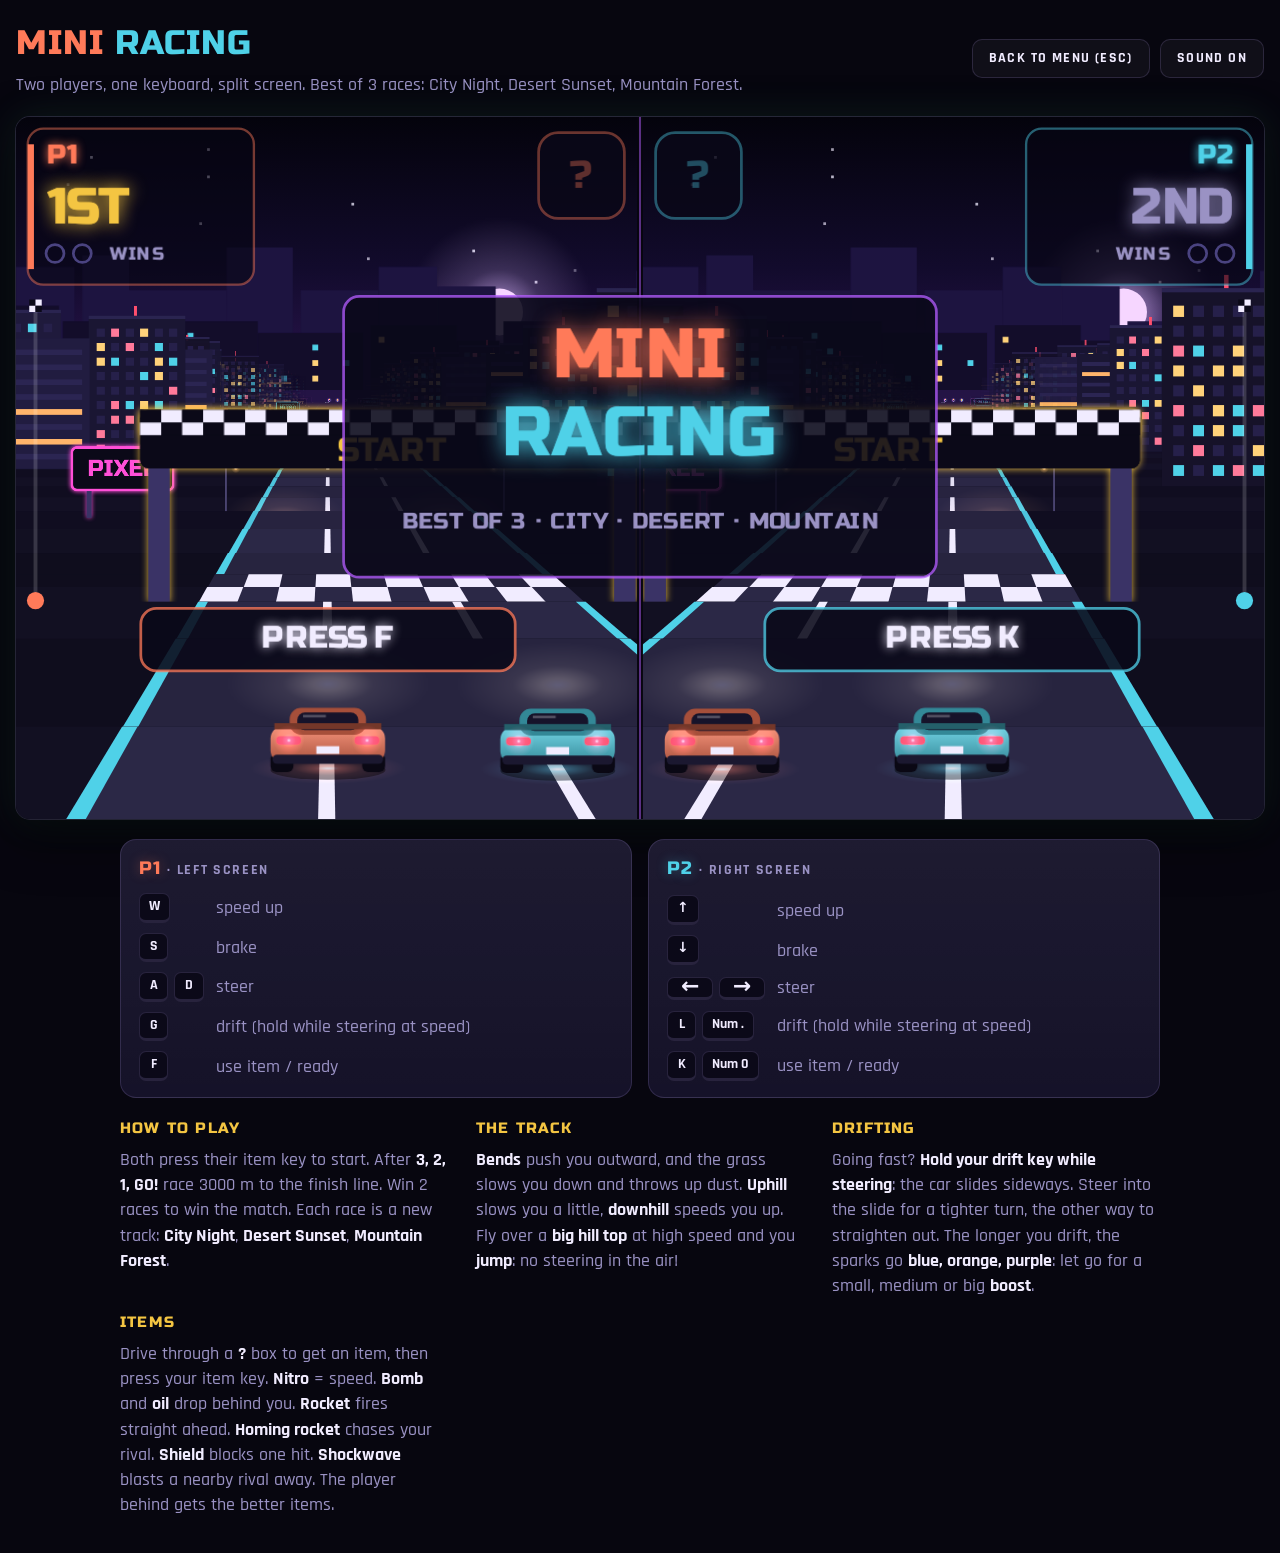
<file: my game/games/mini-racing.html>
<!doctype html>
<html lang="en">
<head>
<meta charset="utf-8">
<meta name="viewport" content="width=device-width,initial-scale=1,viewport-fit=cover">
<title>Mini Racing - Pixel Party</title>
<link rel="stylesheet" href="../css/style.css">
<style>
/* Same layout as the other games: one big neon screen on top, two player panels below.
   Shared colors, fonts, buttons and kbd come from css/style.css; only game-specific styles are here. */
.wrap{max-width:1600px}
header{display:flex;flex-wrap:wrap;align-items:center;justify-content:space-between;gap:10px 16px}
.actions{display:flex;flex-wrap:wrap;gap:10px}
.screen{display:grid;place-items:center}
canvas{
  display:block;cursor:pointer;border-radius:14px;background:#07060f;
  box-shadow:0 0 0 1px var(--edge),0 18px 50px rgba(0,0,0,.55),0 0 40px rgba(92,255,157,.1)
}
.low-fx canvas{box-shadow:0 0 0 1px var(--edge)}
.players{display:grid;grid-template-columns:repeat(auto-fit,minmax(260px,1fr));gap:16px;max-width:1040px;width:100%;margin:0 auto}
.player{
  --c:var(--p1);--glow:rgba(255,122,89,.35);
  background:linear-gradient(180deg,rgba(255,255,255,.05),rgba(255,255,255,.01)),var(--panel);
  border:1px solid var(--edge);border-radius:16px;padding:16px 18px;display:grid;gap:12px;min-width:0
}
.player.two{--c:var(--p2);--glow:rgba(79,209,232,.35)}
.player h2{font-family:var(--font-title);font-weight:400;font-size:18px;letter-spacing:.06em;margin:0;color:var(--c)}
.player h2 span{color:var(--muted);font-family:var(--font-ui);font-weight:700;font-size:14px;letter-spacing:.12em}
.player h2 .pname{color:inherit;font-family:var(--font-title);font-weight:400;font-size:18px;letter-spacing:.06em;text-shadow:0 0 12px var(--glow)}
.keys{display:grid;grid-template-columns:auto 1fr;align-items:center;gap:10px 12px;color:var(--muted)}
.keys span{display:flex;flex-wrap:wrap;gap:6px}
kbd.arrow{font-family:var(--font-body);font-size:22px;line-height:13px}
.notes{display:grid;grid-template-columns:repeat(auto-fit,minmax(260px,1fr));gap:14px 28px;max-width:1040px;width:100%;margin:0 auto}
.notes h3{font-family:var(--font-title);font-weight:400;font-size:15px;letter-spacing:.08em;color:var(--ruler);margin:0 0 8px}
.notes p{margin:0;color:var(--muted);max-width:60ch}
.notes b{color:var(--ink);font-weight:700}
.cpu-note{margin:0;color:var(--muted)}
.cpu-note b{color:var(--c);font-weight:700}
</style>
</head>
<body>

<div class="wrap">
  <header>
    <div>
      <h1><span class="a">MINI</span> <span class="b">RACING</span></h1>
      <p class="tag">Two players, one keyboard, split screen. Best of 3 races: City Night, Desert Sunset, Mountain Forest.</p>
    </div>
    <div class="actions">
      <a class="btn" id="back" href="../index.html">BACK TO MENU (ESC)</a>
      <button class="btn" id="sound" type="button" aria-pressed="true">SOUND ON</button>
    </div>
  </header>

  <div class="screen">
    <canvas id="screen" tabindex="0" aria-label="Mini Racing split screen. Left half is player 1, right half is player 2. Click to give the game the keyboard."></canvas>
  </div>

  <div class="players">
    <section class="player one">
      <h2><span class="pname" id="pname1">PLAYER 1</span> <span>· LEFT SCREEN</span></h2>
      <div class="keys">
        <span><kbd>W</kbd></span> speed up
        <span><kbd>S</kbd></span> brake
        <span><kbd>A</kbd><kbd>D</kbd></span> steer
        <span><kbd>G</kbd></span> drift (hold while steering at speed)
        <span><kbd>F</kbd></span> use item / ready
      </div>
    </section>
    <section class="player two">
      <h2><span class="pname" id="pname2">PLAYER 2</span> <span>· RIGHT SCREEN</span></h2>
      <div class="keys">
        <span><kbd>&uarr;</kbd></span> speed up
        <span><kbd>&darr;</kbd></span> brake
        <span><kbd class="arrow">&larr;</kbd><kbd class="arrow">&rarr;</kbd></span> steer
        <span><kbd>L</kbd><kbd>Num .</kbd></span> drift (hold while steering at speed)
        <span><kbd>K</kbd><kbd>Num 0</kbd></span> use item / ready
      </div>
    </section>
  </div>

  <div class="notes">
    <div>
      <h3>HOW TO PLAY</h3>
      <p>Both press their item key to start. After <b>3, 2, 1, GO!</b> race 3000 m to the finish line. Win 2 races to win the match. Each race is a new track: <b>City Night</b>, <b>Desert Sunset</b>, <b>Mountain Forest</b>.</p>
    </div>
    <div>
      <h3>THE TRACK</h3>
      <p><b>Bends</b> push you outward, and the grass slows you down and throws up dust. <b>Uphill</b> slows you a little, <b>downhill</b> speeds you up. Fly over a <b>big hill top</b> at high speed and you <b>jump</b>: no steering in the air!</p>
    </div>
    <div>
      <h3>DRIFTING</h3>
      <p>Going fast? <b>Hold your drift key while steering</b>: the car slides sideways. Steer into the slide for a tighter turn, the other way to straighten out. The longer you drift, the sparks go <b>blue, orange, purple</b>: let go for a small, medium or big <b>boost</b>.</p>
    </div>
    <div>
      <h3>ITEMS</h3>
      <p>Drive through a <b>?</b> box to get an item, then press your item key. <b>Nitro</b> = speed. <b>Bomb</b> and <b>oil</b> drop behind you. <b>Rocket</b> fires straight ahead. <b>Homing rocket</b> chases your rival. <b>Shield</b> blocks one hit. <b>Shockwave</b> blasts a nearby rival away. The player behind gets the better items.</p>
    </div>
  </div>
</div>

<script src="../js/players.js"></script>
<script src="../js/fx.js"></script>
<script>
(() => {
  // =====================================================================
  // CONFIG: all the numbers you may want to change, in one place.
  // Speeds are in meters per second (m/s). 55 m/s = 198 km/h. Times are in seconds.
  // Sideways positions are in "road halves": 0 = middle, -1 = left edge, +1 = right edge.
  // =====================================================================
  const CONFIG = {
    race: {
      length: 3000,        // meters from the start line to the finish line
      winsNeeded: 2,       // best of 3: first to win 2 races
      countdown: 3,        // 3, 2, 1, GO!
      endPause: 3.5        // how long "NAME WINS RACE" stays up
    },
    finish: {
      photoZone: 30,       // both cars closer than this (m) to the finish line...
      photoGap: 8,         // ...and closer than this (m) to each other = PHOTO FINISH
      photoSlow: 0.25,     // game speed during a photo finish (0.25 = 25%, slow motion)
      freeze: 0.6          // when the winner crosses, the picture freezes this long (real seconds)
    },
    sound: {
      volume: 0.7,         // everything (0 = silent, 1 = loudest)
      engine: 0.6,         // the two engines
      screech: 0.6,        // tyres screeching while drifting, spinning or braking hard
      effects: 1           // all the other sounds (crashes, items, beeps...)
    },
    car: {
      maxSpeed: 55,        // top speed (m/s)
      accel: 14,           // speed gained per second while holding speed up
      brake: 35,           // speed lost per second while braking
      drag: 6,             // speed lost per second when no key is held
      hillGravity: 18,     // how much uphill slows you and downhill speeds you up
      offRoadSpeed: 0.4,   // on the grass, top speed is multiplied by this
      maxSide: 2.2         // how far off the road you can go
    },
    handling: {
      // A car has a direction its nose points (heading) and a direction it actually moves (travel).
      turnRate: 2.2,       // how fast the nose turns (radians per second) at normal speeds
      highSpeedTurn: 0.65, // at top speed you turn only this part of turnRate
      grip: 10,            // how quickly the car starts moving where its nose points (higher = less slide)
      grassGrip: 4,        // ...on the grass (more slippery)
      straighten: 1.2      // with no steering, the car slowly lines up with the road again
    },
    jump: {
      minSpeed: 30,        // below this speed you never leave the ground
      gravity: 30,         // how fast you fall back down (bigger = shorter jumps)
      bigLanding: 4        // landing harder than this (m/s down) = bounce + dust
    },
    drift: {
      minSpeed: 22,        // you can only start a drift above this speed (m/s)
      kick: 0.22,          // how far the back steps out when the drift starts (radians)
      grip: 4,             // sideways grip while drifting (lower = longer, wider slides)
      angleInto: 0.5,      // slide angle while steering INTO the drift (radians, 0.5 = about 29 degrees)
      angleNone: 0.34,     // ...while not steering
      angleOut: 0.14,      // ...while steering the other way (almost straight)
      smooth: 6,           // how quickly the slide angle follows your steering (lower = smoother)
      drag: 3,             // speed lost per second while drifting
      tiers: [0.5, 1.1, 1.9],               // drift this long for a small / medium / big boost (seconds)
      boostTime: [0.5, 0.9, 1.4],           // how long each boost lasts
      boostSpeed: [8, 12, 18],              // extra top speed for each boost (m/s)
      colors: ['#4f8bff', '#ff9f1c', '#c86bff']   // spark color: blue -> orange -> purple
    },
    skid: {
      max: 700,            // most skid marks on the road at once (old ones disappear first)
      fade: 12             // seconds until a skid mark has faded away
    },
    crash: {
      carLength: 4.4,      // meters, front to back (for bumping into each other)
      carWidth: 2.6,       // meters, side to side
      bounce: 0.4,         // 0 = cars stick together, 1 = super bouncy
      nitroMass: 0.8,      // nitro makes your car this much heavier (it pushes harder)
      takedownSide: 9,     // a side hit faster than this (m/s coming together) is a TAKEDOWN
      takedownRear: 14,    // a hit from behind faster than this is a TAKEDOWN
      nitroFactor: 0.5,    // ramming with nitro: you need only this part of that speed
      minSpeed: 20,        // the attacker must be going at least this fast (m/s)
      crashTime: 1.5,      // a wrecked car is out for this long
      blinkTime: 1.0,      // then it blinks and can't be hit for this long
      throwSide: 2.2,      // how hard a wrecked car is thrown sideways (road halves per second)
      slowMo: 0.55,        // slow motion after a takedown (real seconds)...
      slowScale: 0.3,      // ...at this speed (0.3 = 30%)
      shieldBounce: 2.5,   // a shield bounces the attacker away this hard
      trafficHard: 22,     // hitting traffic faster than this (m/s difference) = crash
      trafficCrashTime: 1.0
    },
    spin: {
      time: 1,             // a hit spins you out for this long
      decel: 40            // speed lost per second while spinning
    },
    traffic: {
      count: 18,           // slow cars on the road
      minSpeed: 14, maxSpeed: 24
    },
    cones: {
      every: 300           // a little line of cones about every 300 m
    },
    items: {
      // Chances: bigger number = more likely. Which list is used depends on where
      // you are when you drive through a "?" box. Leader gets mostly bombs and oil,
      // the player behind gets the strong stuff (nitro, homing rocket).
      leaderChances: { nitro: 1, bomb: 4, rocket: 2, homing: 0,   shield: 2, oil: 4, shockwave: 2 },
      closeChances:  { nitro: 2, bomb: 2, rocket: 3, homing: 0.5, shield: 2, oil: 2, shockwave: 2 },
      behindChances: { nitro: 4, bomb: 1, rocket: 3, homing: 2,   shield: 2, oil: 1, shockwave: 1.5 },
      closeGap: 40,        // closer than this (m) counts as "close", not leader / behind
      boxEvery: 300,       // a row of 3 "?" boxes every 300 m
      boxRespawn: 2.5,     // a taken box comes back after this long
      rollTime: 0.8        // the item roulette spins this long before you get your item
    },
    nitro:  { time: 2, extraSpeed: 20, accel: 3, zoom: 0.88 },   // accel = how many times faster you speed up; zoom = camera pulls back
    rocket: { speed: 40, life: 4, toss: 4 },         // speed = how much faster than your car; toss = how high it throws a car
    homing: { speed: 35, life: 10, turn: 3 },        // speed = how much faster than its target; turn = how hard it curves
    shield: { time: 5 },
    bomb:   { fuse: 2.5, radius: 7, toss: 7 },       // explodes by itself after fuse seconds; blast radius (m); how high it throws cars
    oil:    { slideTime: 1, strength: 1.4, spinTime: 1 },   // driving over oil spins you for spinTime seconds
    shockwave: { radius: 14, time: 0.45, push: 2.6, spin: 0.5 },   // ring size (m), how long it grows, how hard it pushes, spin time
    view: {
      drawDistance: 220,   // meters of road drawn ahead
      lowDrawDistance: 150 // ...with "Low effects" on
    }
  };
  const ITEM_LIST = ['nitro', 'bomb', 'rocket', 'homing', 'shield', 'oil', 'shockwave'];

  // =====================================================================
  // TRACKS: one per race. Each track is a list of sections, driven in order.
  //   ['straight', length]
  //   ['gentle',   length, dir]   gentle bend    (dir +1 = right, -1 = left)
  //   ['sharp',    length, dir]   sharp bend (drift!)
  //   ['sbend',    length, dir]   left-right or right-left
  //   ['hill',     length, dir]   up (+1) or down (-1)
  //   ['bigtop',   length]        a big hill top: jump at high speed
  // Lengths are in meters. The race is 3000 m; a straight is added at the end if needed.
  // =====================================================================
  const TRACKS = [
    { name: 'CITY NIGHT', theme: 'city', sections: [
      ['straight', 120], ['gentle', 160, 1], ['hill', 160, 1], ['sharp', 140, -1], ['straight', 80], ['bigtop', 140],
      ['sbend', 200, 1], ['hill', 160, -1], ['gentle', 200, -1], ['straight', 100], ['sharp', 160, 1], ['bigtop', 130],
      ['sbend', 220, -1], ['hill', 180, 1], ['gentle', 160, 1], ['hill', 180, -1], ['sharp', 150, -1], ['straight', 80],
      ['bigtop', 140], ['gentle', 160, 1]
    ] },
    { name: 'DESERT SUNSET', theme: 'desert', sections: [
      ['straight', 140], ['bigtop', 140], ['gentle', 200, -1], ['hill', 200, 1], ['bigtop', 130], ['sharp', 160, 1],
      ['straight', 100], ['sbend', 240, 1], ['hill', 200, -1], ['bigtop', 140], ['gentle', 220, 1], ['sharp', 150, -1],
      ['hill', 160, 1], ['sbend', 200, -1], ['bigtop', 130], ['hill', 160, -1], ['gentle', 200, -1], ['straight', 120]
    ] },
    { name: 'MOUNTAIN FOREST', theme: 'forest', sections: [
      ['straight', 100], ['hill', 200, 1], ['sharp', 140, 1], ['sbend', 200, -1], ['hill', 160, 1], ['bigtop', 140],
      ['sharp', 150, -1], ['hill', 200, -1], ['gentle', 160, 1], ['sbend', 220, 1], ['bigtop', 130], ['hill', 180, 1],
      ['sharp', 160, 1], ['hill', 200, -1], ['sbend', 200, -1], ['bigtop', 140], ['gentle', 180, -1], ['straight', 100]
    ] }
  ];

  // How each place looks. Colors are [lighter band, darker band] where there are two.
  const THEMES = {
    city: {
      sky: ['#04030c', '#120b2c', '#2c1450'], fog: '#241445', fogDensity: 4.5, stars: true,
      moon: { x: 124, y: 50, r: 6, color: '#f6d6ff' },
      grass: ['#121022', '#0f0d1d'], dust: '#6d6890', road: ['#2b2846', '#27243f'],
      lane: '#f1ecff', edge: '#4fd1e8', curb: ['#ff4f6d', '#f1ecff'],
      lamp: '#ffb46b', lampEvery: 30, lampBoth: true, night: true,
      props: [['building', 6, 2.8, 5.5], ['building2', 11, 2.6, 5], ['billboard', 47, 1.8, 2.2]]
    },
    desert: {
      sky: ['#251040', '#b8406b', '#ff9a5a'], fog: '#e98a62', fogDensity: 3.6, stars: false,
      sun: { x: 80, y: 62, r: 20, top: '#ffe08a', bottom: '#ff5f7a' },
      grass: ['#d29662', '#c38856'], dust: '#e8b07c', road: ['#4d3c4a', '#463644'],
      lane: '#fff3d6', edge: '#ffd166', curb: ['#ff4f6d', '#fff3d6'],
      lamp: '#ffd27a', lampEvery: 90, lampBoth: false,
      props: [['cactus', 9, 1.6, 3.6], ['rock', 15, 1.5, 4], ['cactus2', 23, 2, 4]]
    },
    forest: {
      sky: ['#081228', '#1f3d6e', '#6688b8'], fog: '#5878a6', fogDensity: 4, stars: true,
      moon: { x: 40, y: 52, r: 7, color: '#eaf4ff' },
      grass: ['#24552f', '#1f4a29'], dust: '#7a6a4a', road: ['#2c2f3c', '#282b37'],
      lane: '#f1ecff', edge: '#5cff9d', curb: ['#ff4f6d', '#f1ecff'],
      lamp: '#c8ecff', lampEvery: 50, lampBoth: false, night: true,
      props: [['pine', 4, 1.6, 4.2], ['tree', 9, 1.7, 3.8], ['rock', 23, 1.5, 3.5]]
    }
  };

  // ---------- the canvas: 320 x 180 game units, drawn sharp at full resolution ----------
  const W = 320, H = 180;
  const cvs = document.getElementById('screen');
  const header = document.querySelector('header');
  const st = FX.stage(cvs, { width: W, height: H, margin: () => header.offsetHeight + 64 });
  const ctx = st.ctx;

  const css = getComputedStyle(document.documentElement);
  const C = {};
  ['screen','line','ink','muted','bad','p1','p2','ruler','neon','pink']
    .forEach(k => C[k] = css.getPropertyValue('--' + k).trim());
  const PC = [C.p1, C.p2];

  // ---------- Player names: come from the page address, e.g. ?p1=VIRAJ&p2=KASUN ----------
  const fromURL = Players.fromURL();
  const NAMES = fromURL || Players.DEFAULTS.slice();   // opened directly: P1 / P2
  document.getElementById('pname1').textContent = NAMES[0];
  document.getElementById('pname2').textContent = NAMES[1];

  // Back to menu keeps the names, so the menu opens straight on the game tiles
  const backLink = document.getElementById('back');
  if (fromURL) backLink.href = '../index.html' + Players.toQuery(NAMES, Players.cpuFromURL());

  // ---------- Controls: left half vs right half of the keyboard ----------
  // Uses event.code (the physical key), so it works the same on every keyboard language.
  const KEYS = [
    { up: ['KeyW'], down: ['KeyS'], left: ['KeyA'], right: ['KeyD'], item: ['KeyF'], drift: ['KeyG'] },
    { up: ['ArrowUp'], down: ['ArrowDown'], left: ['ArrowLeft'], right: ['ArrowRight'], item: ['KeyK', 'Numpad0'], drift: ['KeyL', 'NumpadDecimal'] }
  ];
  const KEY_LABEL = ['F', 'K'];
  const ALL_KEYS = KEYS.flatMap(k => Object.values(k).flat());

  // ---------- 1 player mode: the computer (CPU) drives car 2 ----------
  // The level comes from the page address (?cpu=normal); null = two people are playing.
  const CPU = Players.cpuFromURL();
  const CPU_LEVELS = {
    // pace: the speed it drives at on its own (1 = top speed, like holding the key all the time)
    // look: how far ahead it watches for traffic, cones, bombs and oil (seconds of driving)
    // drift: the chance it drifts through a sharp bend for a boost (otherwise it slows down for it)
    // itemDelay: how long (s) it holds an item before it thinks about using it
    easy:   { pace: 0.82, look: 0.8, drift: 0,   itemDelay: 2.5 },
    normal: { pace: 0.93, look: 1.3, drift: 0.5, itemDelay: 1.2 },
    hard:   { pace: 1,    look: 1.8, drift: 0.9, itemDelay: 0.4 }
  };
  // The CPU's "keys": cpuIn = held, cpuTap = pressed this step. isDown() and tapped() read
  // them like a person's keys, so the CPU plays by exactly the same rules.
  const cpuIn = { up: false, down: false, left: false, right: false, drift: false, item: false };
  const cpuTap = new Set();
  const cpu = { lane: 0, itemT: 0, inBend: false, willDrift: false, readyAt: null };
  if (CPU) {
    const level = CPU.toUpperCase();
    document.querySelector('header .tag').textContent = 'You against the CPU (' + level + '), split screen. Best of 3 races: City Night, Desert Sunset, Mountain Forest.';
    const two = document.querySelector('.player.two');
    two.querySelector('.keys').outerHTML = '<p class="cpu-note">Driven by the computer. Level: <b>' + level + '</b>. Change it on the menu.</p>';
    two.querySelector('h2 span:last-child').textContent = '· RIGHT SCREEN · COMPUTER';
    // playing alone, player 2's keys drive your car too
    for (const action in KEYS[0]) KEYS[0][action] = KEYS[0][action].concat(KEYS[1][action]);
    document.querySelector('.player.one .keys').innerHTML =
      '<span><kbd>W</kbd><kbd>&uarr;</kbd></span> speed up' +
      '<span><kbd>S</kbd><kbd>&darr;</kbd></span> brake' +
      '<span><kbd>A</kbd><kbd>D</kbd><kbd class="arrow">&larr;</kbd><kbd class="arrow">&rarr;</kbd></span> steer' +
      '<span><kbd>G</kbd><kbd>L</kbd></span> drift (hold while steering at speed)' +
      '<span><kbd>F</kbd><kbd>K</kbd></span> use item / ready';
  }
  // what player 2's plate says while waiting for a press
  const pressText = p => (CPU && p === 1 ? 'WAITING' : 'PRESS ' + KEY_LABEL[p]);

  // held = keys being held right now (both players at once).
  // pressed = keys that went down since the last game step (for "press once" actions like items).
  const held = new Set(), pressed = new Set();
  const isDown = (p, action) => (CPU && p === 1 ? cpuIn[action] : KEYS[p][action].some(code => held.has(code)));
  const tapped = (p, action) => (CPU && p === 1 ? cpuTap.has(action) : KEYS[p][action].some(code => pressed.has(code)));

  addEventListener('keydown', e => {
    if (e.code === 'Escape') { location.href = backLink.href; return; }
    if (!ALL_KEYS.includes(e.code)) return;
    e.preventDefault();                          // stop arrow keys scrolling the page
    held.add(e.code);
    if (!e.repeat) pressed.add(e.code);
    unlockAudio();
  });
  addEventListener('keyup', e => held.delete(e.code));
  let focused = document.hasFocus();
  addEventListener('focus', () => focused = true);
  addEventListener('blur', () => { focused = false; held.clear(); });   // let go of everything
  cvs.addEventListener('pointerdown', () => { cvs.focus(); focused = true; unlockAudio(); });

  // =====================================================================
  // SOUND: every sound is made by the browser itself (Web Audio), no sound files.
  //   tone()  = a beep that can slide up or down
  //   noise() = a "shhh" sent through a filter (whoosh, crash, explosion)
  //   Each car also has an ENGINE that never stops (its pitch follows the speed,
  //   through the gears) and a SCREECH that gets loud while drifting.
  //   Player 1 is heard more on the left speaker, player 2 more on the right.
  // =====================================================================
  let ac = null, muted = false, master = null, noiseBuf = null;
  const engines = [];
  const PAN = [-0.55, 0.55];
  function unlockAudio() {
    if (!ac) {
      try { ac = new (window.AudioContext || window.webkitAudioContext)(); } catch (e) { ac = null; return; }
      const comp = ac.createDynamicsCompressor();          // stops lots of sounds at once getting too loud
      master = ac.createGain(); master.gain.value = 0;
      master.connect(comp).connect(ac.destination);
      noiseBuf = ac.createBuffer(1, ac.sampleRate, ac.sampleRate);   // 1 second of random "shhh"
      const d = noiseBuf.getChannelData(0);
      for (let i = 0; i < d.length; i++) d[i] = Math.random() * 2 - 1;
    }
    if (ac.state === 'suspended') ac.resume().catch(() => {});
  }
  function panner(pan) {                         // -1 = left speaker, +1 = right (old browsers: middle)
    if (ac.createStereoPanner) { const n = ac.createStereoPanner(); n.pan.value = pan; return n; }
    return ac.createGain();
  }
  // o: { type, to (slide to this pitch), vol, delay, attack, pan }
  function tone(f, dur, o = {}) {
    if (!ac || muted) return;
    const t0 = ac.currentTime + (o.delay || 0), vol = Math.max(0.0002, (o.vol || 0.1) * CONFIG.sound.effects);
    const osc = ac.createOscillator(), g = ac.createGain();
    osc.type = o.type || 'square';
    osc.frequency.setValueAtTime(f, t0);
    if (o.to) osc.frequency.exponentialRampToValueAtTime(o.to, t0 + dur);
    g.gain.setValueAtTime(0.0001, t0);
    g.gain.exponentialRampToValueAtTime(vol, t0 + (o.attack || 0.005));
    g.gain.exponentialRampToValueAtTime(0.0001, t0 + dur);
    osc.connect(g).connect(panner(o.pan || 0)).connect(master);
    osc.start(t0); osc.stop(t0 + dur + 0.05);
  }
  // o: { filter ('lowpass' | 'bandpass' | 'highpass'), freq, to (filter slides to this), q, vol, delay, attack, pan }
  function noise(dur, o = {}) {
    if (!ac || muted) return;
    const t0 = ac.currentTime + (o.delay || 0), vol = Math.max(0.0002, (o.vol || 0.2) * CONFIG.sound.effects);
    const src = ac.createBufferSource(), f = ac.createBiquadFilter(), g = ac.createGain();
    src.buffer = noiseBuf; src.loop = true;
    f.type = o.filter || 'lowpass'; f.Q.value = o.q || 1;
    f.frequency.setValueAtTime(o.freq || 1000, t0);
    if (o.to) f.frequency.exponentialRampToValueAtTime(o.to, t0 + dur);
    g.gain.setValueAtTime(0.0001, t0);
    g.gain.exponentialRampToValueAtTime(vol, t0 + (o.attack || 0.01));
    g.gain.exponentialRampToValueAtTime(0.0001, t0 + dur);
    src.connect(f).connect(g).connect(panner(o.pan || 0)).connect(master);
    src.start(t0, Math.random() * 0.5); src.stop(t0 + dur + 0.05);
  }
  // a sound out on the road: louder the closer a car is, and on that player's side
  function heardAt(z) {
    const k = cars.map(c => 1 / (1 + Math.abs(c.z - z) / 25));
    return { vol: Math.max(k[0], k[1]), pan: (k[1] - k[0]) / (k[0] + k[1]) * 0.55 };
  }
  const sfx = {
    ready: p => tone(p ? 660 : 520, 0.09, { vol: 0.08, pan: PAN[p] }),
    count: n => tone(n === 1 ? 587 : 440, 0.2, { vol: 0.12 }),
    go: () => { tone(880, 0.55, { vol: 0.13 }); tone(1320, 0.55, { type: 'triangle', vol: 0.07 }); },
    driftStart: p => noise(0.14, { filter: 'bandpass', freq: 2600, q: 6, vol: 0.1, pan: PAN[p] }),
    tier: (p, i) => tone([880, 1175, 1568][i], 0.15, { type: 'triangle', vol: 0.1, pan: PAN[p] }),
    boost: (p, i) => {                           // whoosh, bigger for a bigger boost
      noise(0.35 + i * 0.15, { filter: 'bandpass', freq: 400, to: 3000, q: 1.2, vol: 0.2 + i * 0.07, attack: 0.08, pan: PAN[p] });
      tone(220 + i * 60, 0.3 + i * 0.1, { type: 'sawtooth', to: 440 + i * 120, vol: 0.04, pan: PAN[p] });
    },
    nitro: p => {
      noise(0.9, { filter: 'bandpass', freq: 300, to: 2400, q: 1, vol: 0.3, attack: 0.1, pan: PAN[p] });
      tone(70, 0.8, { type: 'sawtooth', to: 160, vol: 0.08, pan: PAN[p] });
    },
    box: p => [660, 880, 1175].forEach((f, i) => tone(f, 0.08, { type: 'triangle', vol: 0.09, delay: i * 0.05, pan: PAN[p] })),
    tick: p => tone(1500, 0.025, { vol: 0.025, pan: PAN[p] }),          // the item reel clicking round
    gotItem: p => { tone(1320, 0.1, { type: 'triangle', vol: 0.09, pan: PAN[p] }); tone(1760, 0.18, { type: 'triangle', vol: 0.08, delay: 0.07, pan: PAN[p] }); },
    launch: p => noise(0.45, { filter: 'bandpass', freq: 700, to: 3500, q: 2, vol: 0.2, pan: PAN[p] }),
    drop: p => tone(260, 0.12, { type: 'triangle', to: 110, vol: 0.13, pan: PAN[p] }),
    shield: p => tone(520, 0.35, { type: 'sine', to: 1040, vol: 0.1, pan: PAN[p] }),
    block: p => {                                // the shield cracks: glassy clink
      tone(2100, 0.2, { type: 'triangle', vol: 0.1, pan: PAN[p] });
      tone(2900, 0.3, { type: 'triangle', vol: 0.07, delay: 0.03, pan: PAN[p] });
      noise(0.15, { filter: 'highpass', freq: 4000, vol: 0.12, pan: PAN[p] });
    },
    shock: p => { tone(180, 0.5, { type: 'sine', to: 40, vol: 0.35, pan: PAN[p] }); noise(0.4, { freq: 900, to: 150, vol: 0.15, pan: PAN[p] }); },
    oil: z => { const h = heardAt(z); noise(0.3, { freq: 700, to: 150, vol: 0.25 * h.vol, pan: h.pan }); },
    explosion: (z, big) => {
      const h = heardAt(z), k = (big ? 1 : 0.6) * h.vol;
      noise(big ? 1.3 : 0.7, { freq: 1600, to: 90, vol: 0.5 * k, pan: h.pan });
      tone(110, big ? 0.6 : 0.35, { type: 'sine', to: 30, vol: 0.45 * k, pan: h.pan });
    },
    crash: (z, big) => {
      const h = heardAt(z), k = (big ? 1 : 0.65) * h.vol;
      noise(0.45, { filter: 'bandpass', freq: 1200, to: 250, q: 0.8, vol: 0.45 * k, pan: h.pan });
      tone(170, 0.25, { to: 50, vol: 0.08 * k, pan: h.pan });
      [1250, 1780, 2350].forEach((f, i) => tone(f, 0.08, { type: 'triangle', vol: 0.05 * k, delay: 0.04 + i * 0.06, pan: h.pan }));   // bits of metal
    },
    bump: z => { const h = heardAt(z); noise(0.12, { freq: 500, vol: 0.2 * h.vol, pan: h.pan }); tone(140, 0.1, { type: 'sine', to: 70, vol: 0.15 * h.vol, pan: h.pan }); },
    touch: z => { const h = heardAt(z); tone(900, 0.06, { type: 'triangle', vol: 0.06 * h.vol, pan: h.pan }); noise(0.06, { filter: 'highpass', freq: 2500, vol: 0.08 * h.vol, pan: h.pan }); },
    cone: z => { const h = heardAt(z); tone(330, 0.08, { type: 'triangle', to: 200, vol: 0.1 * h.vol, pan: h.pan }); },
    land: (p, k) => tone(110, 0.2, { type: 'sine', to: 45, vol: 0.15 + 0.2 * k, pan: PAN[p] }),
    overtake: p => tone(990, 0.1, { type: 'triangle', to: 1480, vol: 0.07, pan: PAN[p] }),
    heartbeat: () => { tone(62, 0.16, { type: 'sine', vol: 0.4 }); tone(55, 0.2, { type: 'sine', vol: 0.3, delay: 0.22 }); },
    shutter: () => { noise(0.04, { filter: 'highpass', freq: 3000, vol: 0.35 }); noise(0.05, { filter: 'highpass', freq: 2000, vol: 0.3, delay: 0.09 }); },
    win: p => [523, 659, 784, 1047].forEach((f, i) => tone(f, i === 3 ? 0.4 : 0.12, { vol: 0.08, delay: i * 0.11, pan: PAN[p] * 0.5 })),
    matchWin: () => {
      const notes = [523, 659, 784, 1047, 784, 1047, 1319];
      notes.forEach((f, i) => {
        const last = i === notes.length - 1;
        tone(f, last ? 0.7 : 0.14, { vol: 0.08, delay: i * 0.13 });
        tone(f / 2, last ? 0.7 : 0.14, { type: 'triangle', vol: 0.06, delay: i * 0.13 });
      });
    }
  };

  // ----- the two engines and tyre screeches: made once, then changed every frame -----
  function makeEngine(p) {
    const out = ac.createGain(); out.gain.value = 0;
    const pan = panner(PAN[p] * 0.8); out.connect(pan).connect(master);
    const filt = ac.createBiquadFilter(); filt.type = 'lowpass'; filt.Q.value = 2; filt.connect(out);
    const o1 = ac.createOscillator(), o2 = ac.createOscillator(), half = ac.createGain();
    o1.type = 'sawtooth'; o2.type = 'square'; half.gain.value = 0.5;
    o1.connect(filt); o2.connect(half).connect(filt);
    o1.start(); o2.start();
    const sq = ac.createBufferSource(); sq.buffer = noiseBuf; sq.loop = true;   // screech = noise through a narrow filter
    const sf = ac.createBiquadFilter(); sf.type = 'bandpass'; sf.frequency.value = 2300; sf.Q.value = 7;
    const sg = ac.createGain(); sg.gain.value = 0;
    sq.connect(sf).connect(sg).connect(pan); sq.start();
    return { out, filt, o1, o2, sf, sg, rpm: 0.12 };
  }
  const GEARS = [0, 13, 25, 36, 47, 58, 99];     // speeds (m/s) where the gears change
  function audioFrame(dt) {
    if (!ac || !master) return;
    const t = ac.currentTime, A = CONFIG.sound, on = !muted && focused;
    master.gain.setTargetAtTime(on ? A.volume : 0, t, 0.05);   // paused or sound off: silence
    if (!on) return;
    if (!engines.length) engines.push(makeEngine(0), makeEngine(1));
    const speed = gameSpeed(), slow = speed === 0 ? 0.4 : speed < 1 ? 0.6 : 1;   // slow motion: deeper sounds
    cars.forEach((car, i) => {
      const e = engines[i], gas = isDown(car.p, 'up');
      let want;
      if (S.state === 'countdown' || S.state === 'title') want = gas ? 0.95 : 0.12;   // rev it on the start line!
      else {
        let g = 0;
        while (g < GEARS.length - 2 && car.v > GEARS[g + 1]) g++;
        const r = clamp((car.v - GEARS[g]) / (GEARS[g + 1] - GEARS[g]), 0, 1);
        want = g === 0 ? 0.12 + r * 0.73 : 0.35 + r * 0.6;   // pitch climbs, drops at each gear change
        if (car.air) want += 0.15;               // wheels in the air spin freely
        if (car.crashT > 0) want = 0.1;
      }
      e.rpm += (want - e.rpm) * Math.min(1, dt * (want > e.rpm ? 9 : 5));
      const f = (38 + e.rpm * 120) * (i ? 1.07 : 1) * slow;    // player 2's engine is a little higher
      e.o1.frequency.setTargetAtTime(f, t, 0.03);
      e.o2.frequency.setTargetAtTime(f * 0.5, t, 0.03);
      const boost = car.nitroT > 0 || car.boostT > 0;
      e.filt.frequency.setTargetAtTime(250 + e.rpm * 1300 + (gas ? 500 : 0) + (boost ? 900 : 0), t, 0.05);
      const quiet = S.state === 'title' || S.state === 'over' ? 0.5 : 1;
      e.out.gain.setTargetAtTime((0.05 + e.rpm * 0.07 + (gas ? 0.03 : 0)) * A.engine * quiet, t, 0.05);
      let screech = 0;
      if (!car.air && car.v > 8 && speed > 0) {
        if (car.drift) screech = 0.6 + 0.15 * car.tier;
        else if (car.spinT > 0 || car.slideT > 0 || car.crashT > 0) screech = 0.8;
        else if (car.braking && car.v > 30) screech = 0.5;
      }
      e.sg.gain.setTargetAtTime(screech * 0.12 * A.screech, t, 0.04);
      e.sf.frequency.setTargetAtTime((2000 + car.tier * 250 + Math.sin(clock * 23 + i) * 180) * slow, t, 0.02);
    });
  }
  const soundBtn = document.getElementById('sound');
  soundBtn.addEventListener('click', () => {
    muted = !muted; unlockAudio();
    soundBtn.textContent = muted ? 'SOUND OFF' : 'SOUND ON';
    soundBtn.setAttribute('aria-pressed', String(!muted));
  });

  // ---------- small helpers ----------
  const rand = (a, b) => a + Math.random() * (b - a);
  const randInt = n => Math.floor(Math.random() * n);
  const clamp = (v, a, b) => Math.max(a, Math.min(b, v));
  const mod = (a, b) => ((a % b) + b) % b;
  function hash(n) {                             // same number in -> same "random" number out
    n = Math.imul(n ^ 0x9e3779b9, 0x85ebca6b); n ^= n >>> 13;
    n = Math.imul(n, 0xc2b2ae35); n ^= n >>> 16;
    return n >>> 0;
  }

  // =====================================================================
  // BUILDING A TRACK
  // The road is a long list of 1-meter pieces ("segments"). Each piece knows
  // how much it bends (curve) and how high it is at its start and end (y1, y2).
  // =====================================================================
  const SEG = 1;
  const CURVE_DRAW = 0.005;                      // how much the road turns per meter for each curve unit (drawing AND driving)
  const CURVE = { GENTLE: 2.5, MEDIUM: 4, SHARP: 6 };
  const HILL = 40, BIGTOP = 14;                  // meters up/down for a hill, height of a big hill top
  const START_Z = 20;                            // start line (meters)
  const FINISH_Z = START_Z + CONFIG.race.length; // finish line
  const CHECKERED = new Set([START_Z, START_Z + 1, FINISH_Z, FINISH_Z + 1]);

  let segments = [], N = 0, track = TRACKS[0], theme = THEMES.city;
  const segAt = z => segments[Math.max(0, Math.min(N - 1, Math.floor(z / SEG)))];
  const easeIn = (a, b, t) => a + (b - a) * t * t;
  const easeInOut = (a, b, t) => a + (b - a) * (0.5 - Math.cos(t * Math.PI) / 2);

  function buildTrack(def) {
    segments = [];
    const lastY = () => (segments.length ? segments[segments.length - 1].y2 : 0);
    const add = (curve, y2) => segments.push({ i: segments.length, curve, y1: lastY(), y2, sprites: [], lamps: [] });
    // a piece of road that eases into a bend/hill, holds it, then eases out again
    function road(enter, hold, leave, curve, height) {
      enter = Math.round(enter); hold = Math.round(hold); leave = Math.round(leave);
      const y0 = lastY(), y1 = y0 + height, total = Math.max(1, enter + hold + leave);
      for (let n = 0; n < enter; n++) add(easeIn(0, curve, n / enter), easeInOut(y0, y1, (n + 1) / total));
      for (let n = 0; n < hold; n++) add(curve, easeInOut(y0, y1, (enter + n + 1) / total));
      for (let n = 0; n < leave; n++) add(easeInOut(curve, 0, n / leave), easeInOut(y0, y1, (enter + hold + n + 1) / total));
    }
    const SECTION = {
      straight: L => road(L / 4, L / 2, L / 4, 0, 0),
      gentle: (L, d) => road(L / 3, L / 3, L / 3, d * CURVE.GENTLE, 0),
      sharp: (L, d) => road(L / 4, L / 2, L / 4, d * CURVE.SHARP, 0),
      sbend: (L, d) => { road(L / 8, L / 4, L / 8, d * CURVE.MEDIUM, 0); road(L / 8, L / 4, L / 8, -d * CURVE.MEDIUM, 0); },
      hill: (L, d) => road(L / 3, L / 3, L / 3, 0, d * HILL),
      bigtop: L => {
        const at = segments.length;
        road(L / 4, 0, L / 4, 0, BIGTOP); road(L / 4, 0, L / 4, 0, -BIGTOP);
        for (let i = at - 60; i < at - 20; i += 20) if (segments[i]) segments[i].jumpSign = true;   // warning signs
      }
    };
    SECTION.straight(40);                        // room behind the start line
    for (const [type, length, dir] of def.sections) SECTION[type](length, dir || 1);
    while (segments.length < FINISH_Z + CONFIG.view.drawDistance + 40) add(0, lastY());   // finish straight
    N = segments.length;
    track = def; theme = THEMES[def.theme];
    decorate();
  }

  // Trees, buildings, cacti, lamps and signs beside the road (the same every time)
  function decorate() {
    const T = theme;
    for (const s of segments) {
      if (s.i < 14) continue;
      const bend = Math.abs(s.curve);
      if (bend >= 4 && s.i % 14 === 0) s.sprites.push({ kind: s.curve > 0 ? 'chevronR' : 'chevronL', x: s.curve > 0 ? -1.35 : 1.35, w: 3 });
      if (s.jumpSign) { s.sprites.push({ kind: 'jump', x: -1.35, w: 3 }, { kind: 'jump', x: 1.35, w: 3 }); continue; }
      if (CHECKERED.has(s.i) && s.i % 2 === 0) { s.sprites.push({ kind: 'gantry', x: 0, w: 26, label: s.i === START_Z ? 'START' : 'FINISH' }); continue; }
      if (s.i % T.lampEvery === 0) {
        const sides = T.lampBoth ? [-1, 1] : [(s.i / T.lampEvery) % 2 ? 1 : -1];
        for (const side of sides) {
          s.sprites.push({ kind: side < 0 ? 'lampL' : 'lampR', x: side * 1.2, w: 1.4, lamp: true });
          s.lamps.push(side * 0.72);            // a pool of light on the road under the lamp
        }
        continue;
      }
      for (const side of [-1, 1]) {
        const h = hash(s.i * 2 + (side > 0 ? 1 : 0) + T.lampEvery * 7919);
        for (const [kind, every, x0, x1] of T.props) {
          if (h % every !== 0) continue;
          const w = { building: 15, building2: 13, billboard: 9, cactus: 2.4, cactus2: 3, rock: 3, pine: 5, tree: 6 }[kind];
          s.sprites.push({ kind, x: side * (x0 + (h >>> 12) % 100 / 100 * (x1 - x0)), w, v: (h >>> 7) % 3 });
          break;
        }
      }
    }
  }
  buildTrack(TRACKS[0]);

  const roadHeight = z => { const s = segAt(z), t = clamp((z - s.i * SEG) / SEG, 0, 1); return s.y1 + (s.y2 - s.y1) * t; };
  const segSlope = i => { const s = segments[clamp(i, 0, N - 1)]; return (s.y2 - s.y1) / SEG; };
  // smooth slope (blended between neighbouring pieces), used for jumps
  const slopeAt = z => { const f = z / SEG - 0.5, i = Math.floor(f); return segSlope(i) + (segSlope(i + 1) - segSlope(i)) * (f - i); };

  // =====================================================================
  // RACE STATE
  // title -> countdown -> race -> raceEnd -> (countdown ... ) -> over -> (rematch)
  // =====================================================================
  const S = { state: 'title', stateT: 0, race: 0, wins: [0, 0], ready: [false, false], raceWinner: -1, matchWinner: -1,
              slowT: 0, photo: false, photoT: 0, freezeT: 0, margin: 0, leader: 0, lastCount: 0, confettiT: 0 };
  const LANE_X = [-2 / 3, 0, 2 / 3];             // the middle of each lane
  let clock = 0;

  // Everything on the road. Each object has z (meters along the track) and x (sideways).
  let cars, traffic, cones, boxes, shots, drops, booms;
  let marks = [];                                // black skid marks on the road
  let pieces = [];                               // flying car pieces and sparks after crashes
  const viewParts = [new FX.Particles(220), new FX.Particles(220)];   // smoke and dust drawn on each player's own screen

  function newCar(p) {
    const z = START_Z - 6;
    return {
      p, z, x: p === 0 ? -0.33 : 0.33, v: 0, steer: 0, bg: 0, bump: 0, kick: 0,
      h: roadHeight(z), vy: 0, air: false, airT: 0, lastVyRoad: 0, landT: 0, landPow: 0, camY: roadHeight(z) + 8,
      a: 0, th: 0, braking: false,               // a = where the nose points, th = where the car travels (radians from the road)
      drift: 0, driftT: 0, tier: 0, boostT: 0, boostSpeed: 0,   // drifting, boost level 0-3, the boost
      lastMark: [null, null], markDist: 0,       // skid marks of the two back wheels
      spinT: 0, safeT: 0, slideT: 0,             // spin out, can't be hit again yet, sliding on oil
      item: null, rollT: 0, rollItem: null,      // the item you hold, and the roulette
      nitroT: 0, shieldT: 0,                     // active items
      crashT: 0, crashDur: 1, crashDir: 1, recovering: false, takedowns: 0,   // crashes
      zoom: 1, shieldBreakT: 0, itemPopT: 0, screenY: 0,  // camera zoom, shield cracking, item pop-in
      reelTick: -1, posPopT: 0                   // item reel clicks, 1ST/2ND pops when it changes
    };
  }

  function setupRace() {
    buildTrack(TRACKS[Math.max(0, S.race - 1) % TRACKS.length]);
    cars = [newCar(0), newCar(1)];
    shots = []; drops = []; booms = []; boxes = []; cones = []; traffic = [];
    viewParts.forEach(v => v.clear());
    marks = []; pieces = []; S.slowT = 0;
    // rows of 3 "?" boxes
    for (let z = START_Z + 200; z < FINISH_Z - 50; z += CONFIG.items.boxEvery) {
      LANE_X.forEach(x => boxes.push({ z, x, takenT: 0 }));
    }
    // short diagonal lines of 3 cones, each blocking one lane, between the box rows
    for (let z = START_Z + 350; z < FINISH_Z - 100; z += CONFIG.cones.every) {
      const lane = randInt(3), tilt = Math.random() < 0.5 ? -1 : 1, cz = z + rand(0, 80);
      for (let k = 0; k < 3; k++) cones.push({ z: cz + k * 5, x: LANE_X[lane] + tilt * (k - 1) * 0.15, gone: false });
    }
    // slow traffic, spread along the track
    const T = CONFIG.traffic;
    for (let i = 0; i < T.count; i++) {
      const v = rand(T.minSpeed, T.maxSpeed);
      traffic.push({
        z: START_Z + 150 + i * (CONFIG.race.length - 400) / T.count + rand(0, 60),
        x: LANE_X[randInt(3)], v, cruise: v, look: i % TRAFFIC_COLORS.length, spinT: 0, hitT: 0, kick: 0
      });
    }
  }

  function startMatch() {
    S.wins = [0, 0]; S.race = 0; S.matchWinner = -1;
    startRace();
  }
  function startRace() {
    S.race++;
    setupRace();
    S.state = 'countdown'; S.stateT = 0; S.raceWinner = -1;
    S.photo = false; S.freezeT = 0; S.margin = 0; S.leader = 0; S.lastCount = 0;
  }

  // =====================================================================
  // HITS
  // Every crash goes through hitCar(), so the shield works the same for all of them.
  // =====================================================================
  const BOOM_LIFE = { boom: 0.7, bigboom: 1.0, shock: 0.6, shield: 0.45, pickup: 0.35, poof: 0.4 };
  const addBoom = (z, x, kind, extra) => booms.push(Object.assign({ z, x, kind, t: 0, life: BOOM_LIFE[kind] || 0.4, seed: Math.random() * 6 }, extra));

  // The shield takes a hit: it cracks, shatters into shards and is gone
  function popShield(car) {
    car.shieldT = 0; car.safeT = Math.max(car.safeT, 0.6); car.shieldBreakT = 0.45;
    addBoom(car.z, car.x, 'shield');
    if (!FX.low) for (let i = 0; i < 12; i++) pieces.push({
      kind: 'shard', z: car.z, x: car.x + rand(-0.12, 0.12), h: rand(0.5, 2), vz: car.v * 0.8 + rand(-6, 6), vx: rand(-0.8, 0.8), vh: rand(2, 7),
      rot: rand(0, 6), vr: rand(-10, 10), size: rand(0.3, 0.6), color: '#9be7ff', life: rand(0.5, 0.9)
    });
    FX.text('BLOCKED!', viewX(car), MY_Y - 46, { color: '#9be7ff', size: 12 });
    sfx.block(car.p);
  }
  // returns false (nothing happened), 'shield' (the shield took it) or 'hit' (spun out)
  function hitCar(car) {
    if (car.safeT > 0 || car.crashT > 0) return false;   // just got hit (or wrecked), can't be hit again yet
    if (car.shieldT > 0) { popShield(car); return 'shield'; }
    car.spinT = CONFIG.spin.time; car.safeT = CONFIG.spin.time + 0.6;
    car.drift = 0; car.tier = 0; car.boostT = 0; car.nitroT = 0;
    return 'hit';
  }
  // oil makes you spin around
  function oilCar(car) {
    if (car.safeT > 0 || car.crashT > 0) return;
    if (car.shieldT > 0) { popShield(car); return; }
    car.spinT = CONFIG.oil.spinTime; car.safeT = CONFIG.oil.spinTime + 0.3;
    car.drift = 0; car.tier = 0; car.kick += (Math.random() < 0.5 ? -1 : 1) * 0.6;
    FX.text('OIL!', viewX(car), MY_Y - 46, { color: '#c86bff', size: 12, shake: 3 });
    sfx.oil(car.z);
  }
  const onGround = car => !car.air || car.h - roadHeight(car.z) < 1;

  // =====================================================================
  // ITEMS
  // =====================================================================
  function pickItem(car) {
    const I = CONFIG.items, lead = car.z - cars[1 - car.p].z;
    const chances = lead > I.closeGap ? I.leaderChances : lead < -I.closeGap ? I.behindChances : I.closeChances;
    const total = ITEM_LIST.reduce((sum, name) => sum + chances[name], 0);
    let r = Math.random() * total;
    for (const name of ITEM_LIST) { r -= chances[name]; if (r < 0) return name; }
    return 'bomb';
  }

  // how far the item reel has turned (in icons): it spins fast, then slows down onto your item
  function reelPos(car) {
    const L = ITEM_LIST.length;
    return FX.ease.outCubic(1 - car.rollT / CONFIG.items.rollTime) * (L * 3 + ITEM_LIST.indexOf(car.rollItem));
  }

  const ITEM_SAY = { nitro: ['NITRO!', '#4f8bff'], bomb: ['BOMB!', '#ff9f1c'], rocket: ['ROCKET!', '#f1ecff'], homing: ['HOMING!', '#ff4f6d'],
                     shield: ['SHIELD!', '#9be7ff'], oil: ['OIL SLICK!', '#c86bff'], shockwave: ['SHOCKWAVE!', '#b45cff'] };
  function useItem(car) {
    const it = car.item;
    car.item = null;
    if (it === 'nitro') car.nitroT = CONFIG.nitro.time;
    if (it === 'shield') car.shieldT = CONFIG.shield.time;
    if (it === 'bomb') drops.push({ type: 'bomb', z: car.z - 4, x: car.x, owner: car.p, hitBy: [false, false], t: 0 });
    if (it === 'oil') drops.push({ type: 'oil', z: car.z - 4, x: car.x, owner: car.p, hitBy: [false, false], t: 0 });
    if (it === 'rocket') shots.push({ type: 'rocket', z: car.z + 3, x: car.x, v: car.v + CONFIG.rocket.speed, owner: car.p, t: 0, vx: 0, smokeT: 0 });
    if (it === 'homing') shots.push({ type: 'homing', z: car.z + 3, x: car.x, owner: car.p, t: 0, vx: 0, smokeT: 0 });
    if (it === 'shockwave') addBoom(car.z, car.x, 'shock', { owner: car.p, hit: false, color: PC[car.p] });
    const [say, col] = ITEM_SAY[it];
    FX.text(say, viewX(car), MY_Y - 40, { color: col, size: 11, life: 0.8 });
    const sound = { nitro: 'nitro', shield: 'shield', bomb: 'drop', oil: 'drop', rocket: 'launch', homing: 'launch', shockwave: 'shock' }[it];
    sfx[sound](car.p);
  }

  // =====================================================================
  // MOVING A CAR (one small step)
  // =====================================================================
  const VW = 160;                                // each player's screen is 160 units wide
  function updateCar(car, dt, control) {
    const K = CONFIG.car, Hd = CONFIG.handling, D = CONFIG.drift, J = CONFIG.jump;
    const seg = segAt(car.z);
    if (car.crashT > 0) {                        // wrecked: no control until it lands back on its wheels
      car.crashT -= dt;
      car.v = Math.max(0, car.v - 22 * dt);
      if (car.crashT <= 0) { car.crashT = 0; car.safeT = CONFIG.crash.blinkTime; car.recovering = true; car.a = 0; car.th = 0; }
    }
    if (car.recovering && car.safeT <= 0) car.recovering = false;
    const ctl = control && car.spinT <= 0 && car.crashT <= 0;   // no control while spinning out or wrecked
    const gas = ctl && isDown(car.p, 'up'), brake = ctl && isDown(car.p, 'down'), driftKey = ctl && isDown(car.p, 'drift');
    let steer = ctl ? (isDown(car.p, 'right') ? 1 : 0) - (isDown(car.p, 'left') ? 1 : 0) : 0;
    if (car.air) steer = 0;                      // can't steer in the air
    const offRoad = Math.abs(car.x) > 1 && !car.air;
    const cx = car.p * VW + VW / 2;              // my car's spot on my own screen (for effects)
    const MYY = car.screenY || MY_Y;

    // ----- timers -----
    for (const k of ['boostT', 'nitroT', 'shieldT', 'safeT', 'slideT', 'landT']) if (car[k] > 0) car[k] -= dt;
    if (car.rollT > 0) {
      car.rollT -= dt;
      if (car.rollT <= 0) { car.item = car.rollItem; car.itemPopT = 0.45; sfx.gotItem(car.p); }
      else { const tick = Math.floor(reelPos(car)); if (tick !== car.reelTick) { car.reelTick = tick; sfx.tick(car.p); } }
    }
    if (car.posPopT > 0) car.posPopT -= dt;
    if (car.itemPopT > 0) car.itemPopT -= dt;
    if (car.shieldBreakT > 0) car.shieldBreakT -= dt;
    car.zoom += ((car.nitroT > 0 ? CONFIG.nitro.zoom : 1) - car.zoom) * Math.min(1, dt * 3);   // nitro: camera pulls back

    // ----- drifting: hold the drift key and steer at speed -----
    if (!car.drift && driftKey && steer && car.v >= D.minSpeed && !offRoad && !car.air && car.slideT <= 0) {
      car.drift = steer; car.driftT = 0; car.tier = 0;
      car.a += steer * D.kick;                   // the back of the car steps out
      FX.text('DRIFT!', cx, MY_Y - 40, { color: C.ink, size: 10, life: 0.7, rise: 10 });
      sfx.driftStart(car.p);
    }
    if (car.drift) {
      car.driftT += dt;
      const tier = D.tiers.filter(t => car.driftT >= t).length;   // 0 = none, 1 = blue, 2 = orange, 3 = purple
      if (tier > car.tier) {
        car.tier = tier;
        viewParts[car.p].sparks(cx, MY_Y - 2, { color: D.colors[tier - 1], count: 14, speed: 70, gravity: 60 });
        sfx.tier(car.p, tier - 1);
      }
      if (!driftKey || car.v < D.minSpeed * 0.6 || offRoad || car.air) {   // let go: boost!
        if (car.tier > 0 && !offRoad) {
          const i = car.tier - 1;
          car.boostT = D.boostTime[i]; car.boostSpeed = D.boostSpeed[i];
          FX.text(['SMALL', 'MEDIUM', 'BIG'][i] + ' BOOST!', cx, MY_Y - 44, { color: D.colors[i], size: 9 + i * 2, life: 0.9 });
          viewParts[car.p].sparks(cx, MY_Y - 4, { color: D.colors[i], count: 10 + i * 8, speed: 90 + i * 30, gravity: 40 });
          sfx.boost(car.p, i);
        }
        car.drift = 0; car.tier = 0;
      }
    }

    // ----- speed -----
    const accel = K.accel * (car.nitroT > 0 ? CONFIG.nitro.accel : car.boostT > 0 ? 2 : 1);
    car.braking = brake && car.v > 2;
    if (!car.air) {
      if (gas) car.v += accel * dt;
      else if (!brake) car.v -= K.drag * dt;
      if (brake) car.v -= K.brake * dt;
      if (car.drift) car.v -= D.drag * dt;       // a drift only slows you a little
      car.v -= (seg.y2 - seg.y1) / SEG * K.hillGravity * dt;     // uphill slows, downhill pushes
    }
    if (car.spinT > 0) { car.spinT -= dt; car.v -= CONFIG.spin.decel * dt; }
    if (!control && S.state !== 'countdown') car.v -= 15 * dt;   // after the finish: roll to a stop
    const extra = (car.boostT > 0 ? car.boostSpeed : 0) + (car.nitroT > 0 ? CONFIG.nitro.extraSpeed : 0);
    const top = (offRoad ? K.maxSpeed * K.offRoadSpeed : K.maxSpeed) + extra;
    if (car.v > top) car.v = Math.max(top, car.v - K.brake * dt);
    car.v = Math.max(0, car.v);
    if (S.state === 'countdown') car.v = 0;
    const pct = car.v / K.maxSpeed;              // 0 = stopped, 1 = top speed

    // ----- direction -----
    // a  = where the nose points, th = where the car really travels (both in radians, 0 = along the road).
    // A bend turns the road under the car, so both angles change: you have to steer to follow it.
    const roadTurn = seg.curve * CURVE_DRAW * car.v;
    car.a -= roadTurn * dt; car.th -= roadTurn * dt;
    if (!car.air) {
      if (car.drift) {
        // the slide angle eases toward what your steering asks for (smooth, never twitchy)
        const want = car.drift * (steer === car.drift ? D.angleInto : steer === -car.drift ? D.angleOut : D.angleNone);
        const slip = car.a - car.th, newSlip = slip + (want - slip) * Math.min(1, D.smooth * dt);
        car.th += (car.a - car.th) * Math.min(1, D.grip * dt);   // low grip: travel slowly follows the nose
        car.a = car.th + newSlip;
      } else {
        const turn = Hd.turnRate * Math.min(1, car.v / 12) * (1 - (1 - Hd.highSpeedTurn) * pct);
        car.a += steer * turn * dt * (car.slideT > 0 ? 0.5 : 1);
        if (!steer) car.a -= car.a * Math.min(1, Hd.straighten * dt);      // line up with the road again
        const grip = (offRoad ? Hd.grassGrip : Hd.grip) * (car.slideT > 0 ? 0.25 : 1);
        car.th += (car.a - car.th) * Math.min(1, grip * dt);     // good grip: goes where the nose points
      }
    }
    if (car.slideT > 0) car.a += Math.sin(car.slideT * 14) * CONFIG.oil.strength * dt;   // oil: the car wobbles
    car.a = clamp(car.a, -1.1, 1.1); car.th = clamp(car.th, -1, 1);

    // ----- move -----
    car.x += car.v * Math.sin(car.th) / ROAD_W * dt;
    car.x += car.kick * dt;                      // a bump from another car pushes you sideways
    car.kick *= Math.exp(-5 * dt);
    if (Math.abs(car.x) >= K.maxSide) {          // the edge of the world: slide along it
      car.x = Math.sign(car.x) * K.maxSide;
      if (Math.sign(car.th) === Math.sign(car.x)) { car.th *= 0.3; car.a *= 0.5; car.v *= 1 - 0.8 * dt; }
    }
    car.steer = steer;
    car.z = Math.min(car.z + car.v * Math.cos(car.th) * dt, N - 3);
    car.bg += seg.curve * pct * dt * 8;          // background slides sideways in bends
    car.bump = offRoad && car.v > 5 ? (Math.random() < 0.5 ? 1 : 0) : 0;   // bumpy on the grass

    // ----- hills and jumps -----
    // On the ground the car follows the road. If the road drops away faster than gravity
    // can pull the car down (a big hill top at high speed), the car takes off.
    const ry = roadHeight(car.z), vyRoad = slopeAt(car.z) * car.v;
    if (car.air) {
      car.vy -= J.gravity * dt;
      car.h += car.vy * dt;
      car.airT += dt;
      if (car.h <= ry) {                         // landing
        const impact = vyRoad - car.vy;
        car.air = false; car.h = ry;
        if (impact > J.bigLanding) {
          car.landT = 0.35; car.landPow = Math.min(1, impact / 14);
          viewParts[car.p].smoke(cx, MYY - 2, { count: 10, size: 4, grow: 12, color: theme.dust, alpha: 0.5, vy: -10 });
          car.shakeT = 0.25;
          sfx.land(car.p, car.landPow);
        }
      }
    } else if (car.v > J.minSpeed && (car.lastVyRoad - vyRoad) > J.gravity * dt) {
      car.air = true; car.vy = car.lastVyRoad; car.airT = 0; car.h = ry;   // take off!
    } else { car.h = ry; car.vy = vyRoad; }
    car.lastVyRoad = vyRoad;
    // the camera follows the road under the car (not the car), so jumps go up on screen
    car.camY += (ry + 8 - car.camY) * Math.min(1, dt * 9);
    if (car.shakeT > 0) car.shakeT -= dt;

    if (car.nitroT > 0 && !FX.low && !car.air) for (const w of [-0.05, 0.05]) pieces.push({
      kind: 'trail', z: car.z - 1.8, x: car.x + w, h: 0.25, vz: 0, vx: 0, vh: 0, rot: 0, vr: 0, size: 0.9, color: '#4f8bff', life: 0.3, max: 0.3
    });

    // ----- black skid marks (drifting, spinning, braking hard, oil) -----
    const skidding = !car.air && car.v > 8 && (car.drift || car.spinT > 0 || car.crashT > 0 || car.slideT > 0 || (car.braking && car.v > 30));
    if (skidding) {
      car.markDist += car.v * dt;
      if (car.markDist >= 0.6) {
        car.markDist = 0;
        for (const w of [0, 1]) {
          const m = { z: car.z - 0.8, x: car.x + (w ? 0.12 : -0.12) - Math.sin(car.a) * 0.08, prev: car.lastMark[w], born: clock };
          marks.push(m); car.lastMark[w] = m;
        }
        const max = FX.low ? 200 : CONFIG.skid.max;
        if (marks.length > max) marks.splice(0, marks.length - max);
      }
    } else car.lastMark = [null, null];

    // ----- dust on the grass, tyre smoke and drift sparks (shown on this player's screen) -----
    const vp = viewParts[car.p];
    if (offRoad && car.v > 6 && Math.random() < car.v * dt * 0.9) {
      vp.smoke(cx + rand(-9, 9), MYY - 1, { count: 1, size: 2.5, grow: 9, color: theme.dust, alpha: 0.55, vy: -6 });
    }
    if (car.drift || car.spinT > 0 || car.crashT > 0) {
      const dir = car.drift || (Math.random() < 0.5 ? -1 : 1);
      if (Math.random() < 0.7) vp.smoke(cx + (Math.random() < 0.5 ? -10 : 10), MYY - 2, { count: 1, size: 2.5, grow: 11, color: '#c9c2ea', alpha: 0.32, vx: -dir * 25, vy: -12 });
      if (car.tier > 0 && Math.random() < 0.35 + car.tier * 0.2) {
        vp.sparks(cx + (Math.random() < 0.5 ? -9 : 9), MYY - 1, { count: 1, color: D.colors[car.tier - 1], speed: 55, angle: -Math.PI / 2 - dir * 0.9, spread: 1.1, gravity: 90, size: 0.9 });
      }
    }
  }

  // =====================================================================
  // EVERYTHING ELSE ON THE ROAD (one small step)
  // =====================================================================
  function updateWorld(dt) {
    for (const t of traffic) {                   // traffic drives slowly forward
      if (t.spinT > 0) { t.spinT -= dt; t.v = Math.max(4, t.v - 25 * dt); }
      else if (t.v < t.cruise) t.v += 5 * dt;
      if (t.hitT > 0) t.hitT -= dt;
      t.z += t.v * dt;
      t.x = clamp(t.x + t.kick * dt, -0.9, 0.9);
      t.kick *= Math.exp(-4 * dt);
    }
    traffic = traffic.filter(t => t.z < N - 5);
    for (const b of boxes) {                     // taken boxes come back with a little pop
      if (b.takenT > 0) { b.takenT -= dt; if (b.takenT <= 0) b.popT = 0.35; }
      if (b.popT > 0) b.popT -= dt;
    }

    for (const s of shots) {                     // rockets
      s.t += dt;
      const target = cars[1 - s.owner];
      if (s.type === 'rocket') s.z += s.v * dt;  // straight ahead
      else {                                     // homing: curves smoothly toward the other player
        const dz = target.z - s.z, speed = target.v + CONFIG.homing.speed;
        s.z += Math.sign(dz) * Math.min(Math.abs(dz), speed * dt);
        const wantVx = (target.x - s.x) * CONFIG.homing.turn;
        s.vx += (wantVx - s.vx) * Math.min(1, 5 * dt);
        s.x += s.vx * dt;
      }
      if (!FX.low && (s.smokeT -= dt) <= 0) {    // smoke trail
        s.smokeT = 0.035;
        pieces.push({ kind: 'smoke', z: s.z - 1.5, x: s.x + rand(-0.02, 0.02), h: 1.2, vz: 0, vx: 0, vh: 0.6, rot: 0, vr: 0, size: 0.5, color: '#bdb6e0', life: 0.8, max: 0.8 });
      }
      if (Math.abs(target.z - s.z) < 2.5 && Math.abs(target.x - s.x) < 0.22) {
        const res = hitCar(target);
        if (res) {
          s.dead = true; addBoom(s.z, s.x, 'boom');
          burst(s.z, s.x, 1, target.v, ['#ff9f1c', '#ff4f6d', '#f1ecff'], 4, 16);
          sfx.explosion(s.z, false);
          if (res === 'hit') { target.air = true; target.vy = CONFIG.rocket.toss; target.h = roadHeight(target.z) + 0.05; }
          target.shakeT = 0.4;
        }
      }
      if (s.type === 'rocket' && !s.dead) {      // a normal rocket also hits traffic in its way
        const t = traffic.find(t => Math.abs(t.z - s.z) < 2.5 && Math.abs(t.x - s.x) < 0.22);
        if (t) { s.dead = true; t.spinT = 1; t.hitT = 1.5; addBoom(s.z, s.x, 'boom'); burst(s.z, s.x, 1, t.v, ['#ff9f1c', '#f1ecff'], 3, 12); sfx.explosion(s.z, false); }
      }
      const life = s.type === 'rocket' ? CONFIG.rocket.life : CONFIG.homing.life;
      if (s.t > life || s.z > N - 3) s.dead = true;
    }
    shots = shots.filter(s => !s.dead);

    for (const d of drops) {                     // bombs and oil lying on the road
      d.t += dt;
      if (d.type === 'bomb') {                   // a bomb blows up when touched, or by itself when its fuse runs out
        const touched = cars.some(car => onGround(car) && car.crashT <= 0 && Math.abs(car.z - d.z) < 2 && Math.abs(car.x - d.x) < 0.2);
        if (touched || d.t >= CONFIG.bomb.fuse) { explodeBomb(d); d.dead = true; }
        continue;
      }
      for (const car of cars) {
        if (!onGround(car) || Math.abs(car.z - d.z) > 2 || Math.abs(car.x - d.x) > 0.28) continue;
        if (!d.hitBy[car.p]) { d.hitBy[car.p] = true; oilCar(car); }
      }
    }
    drops = drops.filter(d => !d.dead);

    for (const b of booms) {                     // shockwave rings follow their car and push the other car away
      if (b.kind !== 'shock') continue;
      const owner = cars[b.owner], other = cars[1 - b.owner];
      b.z = owner.z; b.x = owner.x;
      const R = CONFIG.shockwave.radius * FX.ease.outCubic(Math.min(1, b.t / CONFIG.shockwave.time));
      const dist = Math.hypot(other.z - b.z, (other.x - b.x) * ROAD_W);
      if (!b.hit && dist <= R && other.crashT <= 0) {
        b.hit = true;
        if (other.shieldT > 0) popShield(other);
        else {
          const dir = Math.sign(other.x - owner.x) || (Math.random() < 0.5 ? -1 : 1);
          other.kick = dir * CONFIG.shockwave.push; other.spinT = Math.max(other.spinT, CONFIG.shockwave.spin);
          other.drift = 0; other.tier = 0; other.shakeT = 0.35;
          FX.text('SHOCKED!', viewX(other), MY_Y - 46, { color: b.color, size: 12, shake: 3 });
          sfx.bump(other.z);
        }
      }
      for (const t of traffic) if (t.hitT <= 0 && Math.hypot(t.z - b.z, (t.x - b.x) * ROAD_W) <= R) {
        t.hitT = 1; t.spinT = 0.8; t.kick = (Math.sign(t.x - b.x) || 1) * 2;
      }
    }

    for (const pc of pieces) {                   // crash pieces fly, fall and bounce on the road
      pc.life -= dt;
      pc.z += pc.vz * dt; pc.x += pc.vx * dt; pc.h += pc.vh * dt; pc.rot += pc.vr * dt;
      if (pc.kind === 'piece') {
        pc.vh -= 25 * dt;
        if (pc.h < 0) { pc.h = 0; pc.vh = -pc.vh * 0.35; pc.vz *= 0.7; pc.vx *= 0.7; pc.vr *= 0.6; }
      }
    }
    pieces = pieces.filter(pc => pc.life > 0);
    if (pieces.length > 260) pieces.splice(0, pieces.length - 260);   // never too many
  }

  // ----- crashes -----
  // Sparks and car pieces flying out of a crash (they live in the world, so both players can see them)
  function burst(z, x, h, vz, colors, nPieces, nSparks) {
    if (FX.low) { nPieces = Math.ceil(nPieces / 3); nSparks = 0; }
    for (let i = 0; i < nPieces; i++) pieces.push({
      kind: 'piece', z, x, h: h + 0.6, vz: vz + rand(-6, 6), vx: rand(-0.6, 0.6), vh: rand(4, 10),
      rot: rand(0, 6), vr: rand(-12, 12), size: rand(0.35, 0.8), color: colors[randInt(colors.length)], life: rand(1.2, 2)
    });
    for (let i = 0; i < nSparks; i++) pieces.push({
      kind: 'spark', z, x, h: h + 0.8, vz: vz + rand(-10, 10), vx: rand(-1, 1), vh: rand(-2, 6),
      rot: 0, vr: 0, size: rand(0.25, 0.5), color: Math.random() < 0.5 ? '#ffd166' : '#ffffff', life: rand(0.25, 0.5)
    });
    if (pieces.length > 260) pieces.splice(0, pieces.length - 260);
  }
  const viewX = car => car.p * VW + VW / 2;

  // A big hit: the victim is thrown sideways, rolls over, pieces fly, slow motion
  function takedown(att, vic, dir) {
    const K = CONFIG.crash;
    if (vic.crashT > 0 || vic.safeT > 0) return;
    if (vic.shieldT > 0) {                       // the shield takes it and bounces the attacker away
      popShield(vic);
      att.kick = -dir * K.shieldBounce; att.v *= 0.7; att.shakeT = 0.3;
      FX.text('BOUNCED!', viewX(att), MY_Y - 46, { color: '#9be7ff', size: 12 });
      sfx.bump(att.z);
      return;
    }
    vic.crashT = vic.crashDur = K.crashTime; vic.crashDir = dir;
    vic.drift = 0; vic.tier = 0; vic.nitroT = 0; vic.boostT = 0; vic.spinT = 0;
    vic.kick = dir * K.throwSide; vic.v *= 0.55;
    att.takedowns++;
    burst((att.z + vic.z) / 2, (att.x + vic.x) / 2, vic.h - roadHeight(vic.z), vic.v, [PC[vic.p], CAR_COLORS[vic.p].dark, '#1b1830', '#9a92c4'], 12, 22);
    att.shakeT = 0.35; vic.shakeT = 0.6;
    S.slowT = K.slowMo;
    FX.flash('#ffffff', 0.15, 0.3);
    FX.text('TAKEDOWN!', viewX(att), MY_Y - 52, { color: PC[att.p], size: 16, shake: 3, life: 1.3 });
    FX.text('TAKEDOWN!', viewX(vic), MY_Y - 52, { color: PC[att.p], size: 13, shake: 5, life: 1.3 });
    sfx.crash(vic.z, true);
  }
  // BOMB: big explosion with a shockwave ring and smoke, cars nearby are thrown into the air
  function explodeBomb(d) {
    const B = CONFIG.bomb;
    addBoom(d.z, d.x, 'bigboom');
    burst(d.z, d.x, 0, 0, ['#ff9f1c', '#ff4f6d', '#1b1830', '#f1ecff'], 6, 28);
    if (!FX.low) for (let i = 0; i < 10; i++) pieces.push({
      kind: 'smoke', z: d.z + rand(-2, 2), x: d.x + rand(-0.15, 0.15), h: rand(0.5, 2), vz: rand(-2, 2), vx: rand(-0.1, 0.1), vh: rand(1, 3),
      rot: 0, vr: 0, size: rand(1.2, 2), color: '#5a547e', life: rand(1, 1.6), max: 1.6
    });
    for (const car of cars) {
      const dist = Math.hypot(car.z - d.z, (car.x - d.x) * ROAD_W);
      if (dist < B.radius && car.crashT <= 0) {
        if (hitCar(car) === 'hit') {               // thrown up and sideways
          car.air = true; car.vy = B.toss * (1 - 0.5 * dist / B.radius); car.h = roadHeight(car.z) + 0.05;
          car.kick = (Math.sign(car.x - d.x) || 1) * 1.8;
        }
        car.shakeT = 0.6;
      } else if (dist < B.radius * 3) car.shakeT = Math.max(car.shakeT || 0, 0.3);
    }
    for (const t of traffic) if (Math.hypot(t.z - d.z, (t.x - d.x) * ROAD_W) < B.radius) { t.spinT = 1.2; t.hitT = 1.5; t.kick = (Math.sign(t.x - d.x) || 1) * 2.5; }
    FX.flash('#ffd166', 0.15, 0.18);
    sfx.explosion(d.z, true);
  }
  // A hard crash into traffic: smaller version of the same
  function trafficCrash(car, t, dir) {
    const K = CONFIG.crash;
    t.hitT = 1.5; t.spinT = 1.2; t.kick = dir * 2.5;
    if (car.shieldT > 0) { hitCar(car); sfx.bump(car.z); return; }   // the shield takes it
    car.crashT = car.crashDur = K.trafficCrashTime; car.crashDir = -dir;
    car.drift = 0; car.tier = 0; car.nitroT = 0; car.boostT = 0; car.spinT = 0;
    car.kick = -dir * K.throwSide * 0.6; car.v *= 0.6;
    burst(t.z - 2, (car.x + t.x) / 2, 0, t.v, [TRAFFIC_COLORS[t.look][0], TRAFFIC_COLORS[t.look][1], '#1b1830'], 6, 10);
    car.shakeT = 0.4;
    FX.text('CRASH!', viewX(car), MY_Y - 46, { color: C.bad, size: 12, shake: 3 });
    sfx.crash(car.z, false);
  }

  function collide() {
    for (const car of cars) {
      const ground = onGround(car);
      for (const t of traffic) {                 // traffic: a hard hit is a crash, a soft one spins you out
        if (!ground || car.crashT > 0 || t.hitT > 0 || Math.abs(car.z - t.z) > 3 || Math.abs(car.x - t.x) > 0.24) continue;
        const dir = Math.sign(t.x - car.x) || 1;
        if (car.v - t.v > CONFIG.crash.trafficHard && car.safeT <= 0) { trafficCrash(car, t, dir); continue; }
        t.hitT = 1.2; t.kick = dir * 1.5; car.kick = -dir * 0.8;
        addBoom((car.z + t.z) / 2, (car.x + t.x) / 2, 'poof');
        hitCar(car); sfx.bump(car.z);
      }
      for (const c of cones) {                   // cones fly away (you jump over them in the air)
        if (!ground || c.gone || Math.abs(car.z - c.z) > 1.5 || Math.abs(car.x - c.x) > 0.16) continue;
        c.gone = true; addBoom(c.z, c.x, 'poof');
        hitCar(car); sfx.cone(c.z);
      }
      for (const b of boxes) {                   // "?" boxes: only if your item slot is empty
        if (b.takenT > 0 || car.item || car.rollT > 0) continue;
        if (Math.abs(car.z - b.z) > 1.5 || Math.abs(car.x - b.x) > 0.2 || car.h - roadHeight(car.z) > 4) continue;
        b.takenT = CONFIG.items.boxRespawn;
        car.rollT = CONFIG.items.rollTime; car.rollItem = pickItem(car);
        addBoom(b.z, b.x, 'pickup');             // the box bursts into rainbow sparks
        sfx.box(car.p); car.reelTick = -1;
        if (!FX.low) for (let i = 0; i < 12; i++) pieces.push({
          kind: 'spark', z: b.z, x: b.x, h: 1.5, vz: car.v * 0.9 + rand(-8, 8), vx: rand(-0.8, 0.8), vh: rand(-2, 6),
          rot: 0, vr: 0, size: rand(0.3, 0.5), color: ['#ff4fd8', '#4fd1e8', '#ffd166', '#5cff9d'][i % 4], life: rand(0.3, 0.55)
        });
      }
    }
    if (S.state === 'race') carVsCar();          // after the finish line the cars don't crash into each other
  }

  // ----- the two cars hit each other: simple physics with mass and speed -----
  function carVsCar() {
    const K = CONFIG.crash, [a, b] = cars;
    if (a.crashT > 0 || b.crashT > 0 || Math.abs(a.h - b.h) > 1.5) return;
    const dzm = b.z - a.z, dxm = (b.x - a.x) * ROAD_W;            // meters from a to b
    const penZ = K.carLength - Math.abs(dzm), penX = K.carWidth - Math.abs(dxm);
    if (penZ <= 0 || penX <= 0) return;                          // not touching
    // side by side = side hit, one behind the other = rear hit (cars are longer than wide)
    const side = penX / K.carWidth < penZ / K.carLength;
    const nx = side ? (Math.sign(dxm) || 1) : 0, nz = side ? 0 : (Math.sign(dzm) || 1);   // direction from a to b
    if (side) { const push = penX / 2 / ROAD_W; a.x -= nx * push; b.x += nx * push; }
    else { a.z -= nz * penZ / 2; b.z += nz * penZ / 2; }
    const vel = c => [c.v * Math.sin(c.th) + c.kick * ROAD_W, c.v * Math.cos(c.th)];   // [sideways, forward] in m/s
    const [ax, az] = vel(a), [bx, bz] = vel(b);
    const closing = (ax - bx) * nx + (az - bz) * nz;             // how fast they come together (m/s)
    if (closing <= 0) return;
    // impulse: heavier cars (nitro) push harder, lighter ones get pushed more
    const mass = c => 1 + (c.nitroT > 0 ? K.nitroMass : 0);
    const mA = mass(a), mB = mass(b), j = (1 + K.bounce) * closing / (1 / mA + 1 / mB);
    if (side) { a.kick -= nx * j / mA / ROAD_W; b.kick += nx * j / mB / ROAD_W; }
    else { a.v = Math.max(0, a.v - nz * j / mA); b.v = Math.max(0, b.v + nz * j / mB); }
    // who rammed whom: the car that was moving into the other one faster
    const aInto = ax * nx + az * nz, bInto = -(bx * nx + bz * nz);
    const att = aInto >= bInto ? a : b, vic = att === a ? b : a;
    const limit = (side ? K.takedownSide : K.takedownRear) * (att.nitroT > 0 ? K.nitroFactor : 1);
    if (closing >= limit && att.v > K.minSpeed) {
      const dir = side ? (vic === b ? nx : -nx) : (Math.sign(vic.x - att.x) || (Math.random() < 0.5 ? -1 : 1));
      takedown(att, vic, dir);
    } else if (closing > 1.5) {                  // small touch: a few sparks and a little shake
      burst((a.z + b.z) / 2, (a.x + b.x) / 2, 0, (a.v + b.v) / 2, ['#9a92c4'], 0, Math.min(10, Math.round(closing * 1.5)));
      a.shakeT = Math.max(a.shakeT || 0, 0.12); b.shakeT = Math.max(b.shakeT || 0, 0.12);
      sfx.touch((a.z + b.z) / 2);
    }
  }

  function checkFinish() {
    const crossed = cars.filter(c => c.z >= FINISH_Z);
    if (!crossed.length) return;
    const w = crossed.length === 2 ? (cars[0].z >= cars[1].z ? 0 : 1) : crossed[0].p;
    S.raceWinner = w; S.wins[w]++;
    S.state = 'raceEnd'; S.stateT = 0;
    // winning margin in seconds: how long ago the winner crossed + how long until the other one does
    const win = cars[w], lose = cars[1 - w];
    S.margin = (win.z - FINISH_Z) / Math.max(win.v, 1) + (FINISH_Z - lose.z) / Math.max(lose.v, 5);
    if (S.photo) {                               // PHOTO FINISH: freeze the picture, camera flash
      S.freezeT = CONFIG.finish.freeze;           // (the flash is drawn in drawPhotoFinish: FX effects are frozen too)
      sfx.shutter();
    }
    FX.confetti(w * VW + VW / 2, 120, { colors: [PC[w], C.ruler, '#ffffff'], count: 70 });
    FX.confetti(w * VW + 20, 150, { colors: [PC[w], C.ruler, '#ffffff'], count: 30, angle: -Math.PI / 3, speed: 230 });
    FX.confetti(w * VW + VW - 20, 150, { colors: [PC[w], C.ruler, '#ffffff'], count: 30, angle: -Math.PI * 2 / 3, speed: 230 });
    sfx.win(w);
  }
  // both cars very close together just before the line: slow motion until someone crosses
  function checkPhotoFinish() {
    const F = CONFIG.finish, [a, b] = cars, toGo = FINISH_Z - Math.max(a.z, b.z);
    if (S.photo || toGo <= 0 || toGo > F.photoZone || Math.abs(a.z - b.z) > F.photoGap || a.crashT > 0 || b.crashT > 0) return;
    S.photo = true; S.photoT = 0;
    sfx.heartbeat();
  }
  // who is in front: changes only after a clear lead of half a meter, so it doesn't flicker side by side
  function checkLeader() {
    const lead = cars[0].z - cars[1].z, now = lead > 0.5 ? 0 : lead < -0.5 ? 1 : S.leader;
    if (now === S.leader) return;
    S.leader = now;
    cars.forEach(c => c.posPopT = 0.5);
    sfx.overtake(now);
  }

  // ---------- 1 player mode: the CPU decides which "keys" to hold for car 2 ----------
  function cpuDrive(dt) {
    cpuTap.clear();
    for (const k in cpuIn) cpuIn[k] = false;
    const L = CPU_LEVELS[CPU];
    if (S.state === 'title' || S.state === 'over') {
      if (S.ready[0] && !S.ready[1]) {
        if (cpu.readyAt == null) cpu.readyAt = clock + 0.4;   // gets ready a moment after you
        if (clock >= cpu.readyAt) { cpu.readyAt = null; cpuTap.add('item'); }
      }
      return;
    }
    if (S.state === 'countdown') {               // fresh start, and revs the engine on "1"
      cpu.lane = LANE_X[1]; cpu.itemT = 0; cpu.inBend = false;
      cpuIn.up = S.stateT > CONFIG.race.countdown - 1;
      return;
    }
    if (S.state !== 'race') return;
    const car = cars[1], rival = cars[0], K = CONFIG.car, Hd = CONFIG.handling, D = CONFIG.drift;

    // ----- pick a lane: away from traffic, cones, bombs and oil, toward "?" boxes when the item slot is empty -----
    const look = 8 + car.v * L.look, wantBox = !car.item && car.rollT <= 0;
    let bestCost = Infinity;
    for (const lx of LANE_X) {
      let cost = Math.abs(lx - car.x) * 6 + (lx === cpu.lane ? 0 : 3);   // rather not swerve for nothing
      for (const t of traffic) {
        const dz = t.z - car.z;
        if (dz > -3 && dz < 8 + Math.max(0, car.v - t.v) * L.look && Math.abs(t.x - lx) < 0.4) cost += 100;
      }
      for (const c of cones) if (!c.gone && c.z - car.z > -1 && c.z - car.z < look && Math.abs(c.x - lx) < 0.3) cost += 60;
      for (const d of drops) if (d.z - car.z > -1 && d.z - car.z < look && Math.abs(d.x - lx) < 0.35) cost += 80;
      if (wantBox) for (const b of boxes) if (b.takenT <= 0 && b.z - car.z > 0 && b.z - car.z < look && Math.abs(b.x - lx) < 0.1) cost -= 15;
      if (cost < bestCost) { bestCost = cost; cpu.lane = lx; }
    }

    // ----- the bend coming up: can the car turn that hard at this speed? -----
    let bend = 0;
    for (let z = car.z; z < car.z + 10 + car.v * 0.9; z += 2) { const c = segAt(z).curve; if (Math.abs(c) > Math.abs(bend)) bend = c; }
    const here = segAt(car.z).curve;
    const canTurn = Hd.turnRate * Math.min(1, car.v / 12) * (1 - (1 - Hd.highSpeedTurn) * car.v / K.maxSpeed);
    const tooFast = Math.abs(bend) * CURVE_DRAW * car.v / canTurn;   // above 1 = can't make it without slowing or drifting
    if (tooFast > 0.85 && !cpu.inBend) { cpu.inBend = true; cpu.willDrift = Math.random() < L.drift; }   // new sharp bend: drift it?
    if (Math.abs(bend) < 1) cpu.inBend = false;

    // ----- steering: point the car so it slides over to its lane -----
    // (while drifting, the way it travels matters, not the way its nose points)
    const thWant = clamp(Math.asin(clamp((cpu.lane - car.x) * ROAD_W / (Math.max(car.v, 8) * 0.5), -1, 1)), -0.35, 0.35);
    const err = thWant - (car.drift ? car.th : car.a);
    let steer = err > 0.03 ? 1 : err < -0.03 ? -1 : 0;
    if (cpu.inBend && cpu.willDrift && !car.drift && car.v >= D.minSpeed && Math.sign(here) === Math.sign(bend) && Math.abs(here) >= CURVE.MEDIUM) {
      cpuIn.drift = true; steer = Math.sign(bend);   // start the drift into the bend
    }
    if (car.drift && Math.abs(here) >= 1.5) cpuIn.drift = true;   // keep sliding until the bend ends, then BOOST
    cpuIn.right = steer > 0; cpuIn.left = steer < 0;

    // ----- speed: full gas, but lift off or brake for a sharp bend it won't drift -----
    const boosting = car.boostT > 0 || car.nitroT > 0;
    const sliding = car.drift || (cpu.inBend && cpu.willDrift);   // a planned drift keeps its speed
    const nearEdge = Math.abs(car.x) > 0.9 && Math.sign(car.x) === Math.sign(car.th);   // sliding off the road
    cpuIn.up = !(!sliding && tooFast > 0.8) && !nearEdge && (boosting || car.v < K.maxSpeed * L.pace);
    cpuIn.down = !sliding && tooFast > 1.05;

    // ----- items: wait a moment, then use each one when it is most useful -----
    if (!car.item) { cpu.itemT = 0; return; }
    cpu.itemT += dt;
    if (cpu.itemT < L.itemDelay) return;
    const gap = rival.z - car.z;                 // + = you are ahead of the CPU
    const use = {
      nitro: Math.abs(bend) < CURVE.MEDIUM,      // on a straight
      shield: shots.some(s => s.owner === 0) || cpu.itemT > 4,
      bomb: (gap < -3 && gap > -40) || cpu.itemT > 8,   // you are right behind it
      oil: (gap < -3 && gap > -40) || cpu.itemT > 8,
      rocket: (gap > 3 && gap < 70 && Math.abs(rival.x - car.x) < 0.15) || cpu.itemT > 10,   // you are straight ahead
      homing: true,
      shockwave: Math.abs(gap) < 12 || cpu.itemT > 10
    }[car.item];
    if (use) cpuTap.add('item');
  }

  // ---------- One small step of the game (runs 120 times per second: same feel at any FPS) ----------
  const STEP = 1 / 120;
  function update(dt) {
    clock += dt; S.stateT += dt;
    if (CPU) cpuDrive(dt);
    if (S.state === 'title' || S.state === 'over') {
      for (const p of [0, 1]) if (tapped(p, 'item') && !S.ready[p]) { S.ready[p] = true; sfx.ready(p); }
      if (S.ready[0] && S.ready[1]) { S.ready = [false, false]; startMatch(); }
    }
    if (S.state === 'countdown') {               // a beep for each number
      const n = Math.ceil(CONFIG.race.countdown - S.stateT);
      if (n !== S.lastCount && n > 0) { S.lastCount = n; sfx.count(n); }
      if (S.stateT >= CONFIG.race.countdown) { S.state = 'race'; S.stateT = 0; sfx.go(); FX.flash('#5cff9d', 0.2, 0.18); }
    }
    if (S.photo) S.photoT += dt;
    const racing = S.state === 'race';
    if (racing) for (const car of cars) if (tapped(car.p, 'item') && car.item && car.spinT <= 0) useItem(car);
    cars.forEach(car => updateCar(car, dt, racing));
    if (racing || S.state === 'raceEnd') { updateWorld(dt); collide(); }
    for (const b of booms) b.t += dt;
    booms = booms.filter(b => b.t < b.life);
    let old = 0;                                 // forget skid marks that have faded away
    while (old < marks.length && clock - marks[old].born > CONFIG.skid.fade) old++;
    if (old) marks.splice(0, old);
    if (racing) { checkLeader(); checkPhotoFinish(); checkFinish(); }
    if (S.state === 'raceEnd' && S.stateT >= CONFIG.race.endPause) {
      if (S.wins[S.raceWinner] >= CONFIG.race.winsNeeded) {
        S.state = 'over'; S.stateT = 0; S.matchWinner = S.raceWinner; S.ready = [false, false];
        S.confettiT = 0; sfx.matchWin();
        FX.confetti(W / 2, 120, { colors: [PC[S.matchWinner], FX.mix(PC[S.matchWinner], '#ffffff', 0.5), C.ruler], count: 120, speed: 230 });
      } else startRace();
    }
    if (S.state === 'over' && (S.confettiT -= dt) <= 0) {   // winner screen: keep the confetti coming
      S.confettiT = 1.4;
      const m = S.matchWinner;
      FX.confettiRain(0, W, 0, { colors: [PC[m], FX.mix(PC[m], '#ffffff', 0.5), C.ruler], count: 26 });
    }
    pressed.clear();
  }

  // =====================================================================
  // DRAWING: each player's half of the screen is a little 3D view (160 x 180)
  // seen from a camera behind their car.
  // =====================================================================
  const VH = 180, HZ = 70;                       // view height, horizon height
  const FX_ = VW / 2, FY_ = VH - HZ;             // how much the view spreads sideways / downwards
  const ROAD_W = 10;                             // half the road width (m)
  const CAM_H = 8;                               // camera height above the road (m)
  const DEPTH = 1 / Math.tan(50 * Math.PI / 180);  // camera lens (100 degree view)
  const CAM_BACK = CAM_H * DEPTH * 1.12;         // camera sits this far behind its car (m)
  const MY_SCALE = DEPTH / CAM_BACK;             // the 3D scale at my own car
  const MY_Y = Math.round(HZ + MY_SCALE * CAM_H * FY_);   // screen row where my car touches the road
  const RUMBLE = 3;                              // stripes are 3 segments long
  const DISPLAY = FX.FONT_DISPLAY, BODY = FX.FONT_BODY;
  const T = (s, x, y, color, size = 8, o = {}) => FX.drawText(ctx, s, x, y, Object.assign({ size, color }, o));

  // ----- colors faded into the fog and shaded for hills, worked out once per theme -----
  const palCache = new Map();
  function rgbOf(hex) { const n = parseInt(hex.slice(1), 16); return [(n >> 16) & 255, (n >> 8) & 255, n & 255]; }
  function palette(th) {
    let P = palCache.get(th);
    if (P) return P;
    P = {};
    const fog = rgbOf(th.fog);
    const names = { g0: th.grass[0], g1: th.grass[1], r0: th.road[0], r1: th.road[1], lane: th.lane, edge: th.edge, c0: th.curb[0], c1: th.curb[1] };
    for (const [k, hex] of Object.entries(names)) {
      const c = rgbOf(hex);
      P[k] = [];
      for (let shade = -3; shade <= 3; shade++) {         // uphill lighter, downhill darker
        const row = [], m = 1 + shade * 0.07;
        for (let f = 0; f <= 15; f++) {                    // 0 = lost in the fog, 15 = clear
          const k2 = f / 15;
          row.push(`rgb(${c.map((v, i) => Math.round(Math.min(255, v * m) * k2 + fog[i] * (1 - k2))).join(',')})`);
        }
        P[k].push(row);
      }
    }
    palCache.set(th, P);
    return P;
  }

  // ----- pre-drawn shapes (made once, reused every frame) -----
  const TRAFFIC_COLORS = [['#7d78a8', '#55507f'], ['#45a35c', '#2f7a45'], ['#f4c542', '#b8862a'], ['#c9c2ea', '#8f8ab0']];
  function carShape(key, body, dark) {           // a sporty car seen from behind (32 x 18)
    return FX.shape('mr-car' + key, 32, 18, g => {
      FX.roundRect(g, 1, 13, 6, 5, 1.6); g.fillStyle = '#0a0814'; g.fill();       // wheels
      FX.roundRect(g, 25, 13, 6, 5, 1.6); g.fill();
      const grad = g.createLinearGradient(0, 5, 0, 16);
      grad.addColorStop(0, FX.mix(body, '#ffffff', 0.25)); grad.addColorStop(1, dark);
      FX.roundRect(g, 1, 6, 30, 9.5, 3.2); g.fillStyle = grad; g.fill();             // body
      FX.roundRect(g, 6, 1.2, 20, 7, 3); g.fillStyle = dark; g.fill();               // cabin
      FX.roundRect(g, 8, 2.4, 16, 4.6, 2); g.fillStyle = '#16132a'; g.fill();        // rear window
      g.fillStyle = 'rgba(255,255,255,.25)'; g.fillRect(9.5, 3, 6, 0.7);
      g.fillStyle = FX.mix(dark, '#000000', 0.3); g.fillRect(2, 5.2, 28, 1.6);     // spoiler
      FX.roundRect(g, 2.5, 8.6, 6.5, 2.2, 1); g.fillStyle = '#ff4f6d'; g.fill();     // tail lights
      FX.roundRect(g, 23, 8.6, 6.5, 2.2, 1); g.fill();
      g.fillStyle = '#f1ecff'; g.fillRect(13, 11.2, 6, 2);                          // number plate
      FX.roundRect(g, 1.5, 13.4, 29, 2.4, 1.2); g.fillStyle = '#1b1830'; g.fill();  // bumper
    }, { glow: 0 });
  }
  const CAR = [0, 1].map(p => () => carShape(p, PC[p], FX.mix(PC[p], '#000000', 0.35)));
  const TRAFFIC = TRAFFIC_COLORS.map(([b, d], i) => () => carShape('t' + i, b, d));

  const PROPS = {
    pine: () => FX.shape('mr-pine', 40, 64, g => {
      g.fillStyle = '#4a3324'; g.fillRect(17.5, 50, 5, 14);
      [[0, 26, 12], [12, 40, 16], [24, 54, 20]].forEach(([t, b, w]) => {
        g.fillStyle = '#1b5232'; g.beginPath(); g.moveTo(20, t); g.lineTo(20 + w, b); g.lineTo(20 - w, b); g.fill();
        g.fillStyle = '#2a7146'; g.beginPath(); g.moveTo(20, t); g.lineTo(20, b); g.lineTo(20 - w, b); g.fill();
      });
    }, { glow: 0 }),
    tree: () => FX.shape('mr-tree', 44, 52, g => {
      g.fillStyle = '#4a3324'; g.fillRect(19.5, 34, 5, 18);
      [[22, 18, 16, '#22603a'], [12, 26, 11, '#22603a'], [32, 26, 11, '#1b5232'], [18, 14, 9, '#358a54'], [26, 22, 8, '#2a7146']]
        .forEach(([x, y, r, c]) => { g.fillStyle = c; g.beginPath(); g.arc(x, y, r, 0, Math.PI * 2); g.fill(); });
    }, { glow: 0 }),
    rock: () => FX.shape('mr-rock', 30, 18, g => {
      g.fillStyle = '#5c5675'; g.beginPath(); g.moveTo(2, 18); g.lineTo(6, 6); g.lineTo(14, 1); g.lineTo(24, 4); g.lineTo(29, 18); g.fill();
      g.fillStyle = '#7d78a0'; g.beginPath(); g.moveTo(6, 6); g.lineTo(14, 1); g.lineTo(17, 9); g.lineTo(9, 12); g.fill();
    }, { glow: 0 }),
    cactus: () => FX.shape('mr-cactus', 26, 50, g => {
      g.fillStyle = '#2f7a4a';
      FX.roundRect(g, 9, 2, 8, 48, 4); g.fill();
      FX.roundRect(g, 1, 16, 6, 16, 3); g.fill(); FX.roundRect(g, 4, 26, 8, 5, 2.5); g.fill();
      FX.roundRect(g, 19, 10, 6, 16, 3); g.fill(); FX.roundRect(g, 14, 21, 8, 5, 2.5); g.fill();
      g.fillStyle = '#4aa36a'; g.fillRect(11, 4, 1.4, 44);
    }, { glow: 0 }),
    cactus2: () => FX.shape('mr-cactus2', 30, 34, g => {
      g.fillStyle = '#3a8a55';
      [[15, 22, 9], [7, 26, 7], [23, 26, 7]].forEach(([x, y, r]) => { g.beginPath(); g.ellipse(x, y, r * 0.75, r, 0, 0, Math.PI * 2); g.fill(); });
      g.fillStyle = '#ff6fa8'; g.beginPath(); g.arc(15, 12, 2, 0, Math.PI * 2); g.fill();
    }, { glow: 0 }),
    building: v => FX.shape('mr-bld' + v, 60, 96, g => {
      g.fillStyle = ['#1a1633', '#1f1a3c', '#161229'][v]; g.fillRect(0, 6, 60, 90);
      g.fillStyle = '#2a2450'; g.fillRect(0, 6, 60, 2);
      for (let y = 14; y < 90; y += 9) for (let x = 5; x < 56; x += 9) {
        const h = hash(x * 31 + y * 17 + v * 991) % 7;
        g.fillStyle = h === 0 ? '#ffd27a' : h === 1 ? '#4fd1e8' : h === 2 ? '#ff7a9a' : '#26204a';
        g.fillRect(x, y, 5, 5);
      }
      g.fillStyle = '#ff4f6d'; g.fillRect(28, 0, 2, 6);
    }, { glow: 0 }),
    building2: v => FX.shape('mr-bld2' + v, 50, 70, g => {
      g.fillStyle = ['#211c40', '#1a1633', '#251f48'][v]; g.fillRect(0, 0, 50, 70);
      for (let y = 6; y < 66; y += 8) { g.fillStyle = hash(y * 13 + v) % 3 ? '#2b2552' : '#ffb46b'; g.fillRect(4, y, 42, 3); }
    }, { glow: 0 }),
    billboard: v => FX.shape('mr-bb' + v, 64, 44, g => {
      g.fillStyle = '#3a3366'; g.fillRect(10, 26, 3, 18); g.fillRect(51, 26, 3, 18);
      FX.roundRect(g, 1, 1, 62, 26, 3); g.fillStyle = '#0b0918'; g.fill();
      const c = ['#ff4fd8', '#4fd1e8', '#ffd166'][v];
      g.strokeStyle = c; g.lineWidth = 1.5; g.stroke();
      g.fillStyle = c; g.font = `14px ${DISPLAY}`; g.textAlign = 'center'; g.textBaseline = 'middle';
      g.fillText(['PIXEL', 'NITRO', 'DRIFT'][v], 32, 14.5);
    }, { color: ['#ff4fd8', '#4fd1e8', '#ffd166'][v], glow: 3 }),
    lampL: () => lampShape(1), lampR: () => lampShape(-1),
    chevronR: () => chevronShape(1), chevronL: () => chevronShape(-1),
    jump: () => FX.shape('mr-jump', 30, 32, g => {
      g.fillStyle = '#7d78a8'; g.fillRect(14, 18, 2.5, 14);
      FX.roundRect(g, 1, 1, 28, 18, 2); g.fillStyle = '#ffd166'; g.fill();
      g.fillStyle = '#2a1a08'; g.beginPath(); g.moveTo(15, 3); g.lineTo(21, 9); g.lineTo(9, 9); g.fill();
      g.font = `7px ${DISPLAY}`; g.textAlign = 'center'; g.textBaseline = 'middle'; g.fillText('JUMP', 15, 13.5);
    }, { glow: 0 }),
    gantry: label => FX.shape('mr-gantry' + label, 120, 46, g => {
      g.fillStyle = '#3a3366'; g.fillRect(2, 6, 5, 40); g.fillRect(113, 6, 5, 40);
      FX.roundRect(g, 0, 0, 120, 14, 2); g.fillStyle = '#0b0918'; g.fill();
      for (let i = 0; i < 24; i++) for (let j = 0; j < 2; j++) { g.fillStyle = (i + j) % 2 ? '#f1ecff' : '#0b0918'; g.fillRect(i * 5, j * 3, 5, 3); }
      g.fillStyle = '#f4c542'; g.font = `8px ${DISPLAY}`; g.textAlign = 'center'; g.textBaseline = 'middle'; g.fillText(label, 60, 10);
    }, { color: '#f4c542', glow: 2 })
  };
  function lampShape(dir) {                      // pole with an arm reaching over the road; dir = which way the arm points
    return FX.shape('mr-lamp' + dir, 20, 64, g => {
      const px = dir > 0 ? 3 : 17;
      g.fillStyle = '#4a4470'; g.fillRect(px - 1.2, 6, 2.4, 58);
      g.fillRect(dir > 0 ? px : 5, 5, 12, 2);
      g.fillStyle = '#2a2550'; FX.roundRect(g, dir > 0 ? 13 : 1, 5, 6, 3, 1.2); g.fill();
    }, { glow: 0 });
  }
  const LAMP_HEAD = dir => (dir > 0 ? { x: 16, y: 7.5 } : { x: 4, y: 7.5 });   // where the light is, inside the 20 x 64 shape
  function chevronShape(dir) {
    return FX.shape('mr-chev' + dir, 28, 30, g => {
      g.fillStyle = '#7d78a8'; g.fillRect(13, 16, 2.5, 14);
      FX.roundRect(g, 0, 0, 28, 17, 2); g.fillStyle = '#ffd166'; g.fill();
      g.strokeStyle = '#2a1a08'; g.lineWidth = 2.6; g.lineJoin = 'round';
      for (const ox of [-5, 4]) {
        g.beginPath(); g.moveTo(14 + ox - dir * 3, 3.5); g.lineTo(14 + ox + dir * 3, 8.5); g.lineTo(14 + ox - dir * 3, 13.5); g.stroke();
      }
    }, { glow: 0 });
  }

  // ----- things on the road (they get proper animations in step 4) -----
  const OBJ = {
    cone: () => FX.shape('mr-cone', 10, 13, g => {
      g.fillStyle = '#ff5a3c'; g.beginPath(); g.moveTo(5, 0); g.lineTo(8.6, 11); g.lineTo(1.4, 11); g.fill();
      g.fillStyle = '#f1ecff'; g.fillRect(3.2, 4.5, 3.6, 1.6); g.fillRect(2.4, 7.6, 5.2, 1.6);
      FX.roundRect(g, 0, 10.6, 10, 2.4, 1); g.fillStyle = '#3a3366'; g.fill();
    }, { glow: 0 }),
    box: () => FX.shape('mr-box', 14, 14, g => {
      const grad = g.createLinearGradient(0, 0, 14, 14);
      grad.addColorStop(0, '#ff4fd8'); grad.addColorStop(1, '#4fd1e8');
      FX.roundRect(g, 0, 0, 14, 14, 3); g.fillStyle = grad; g.fill();
      FX.roundRect(g, 1.6, 1.6, 10.8, 10.8, 2); g.fillStyle = 'rgba(10,8,24,.75)'; g.fill();
      g.fillStyle = '#ffd166'; g.font = `10px ${DISPLAY}`; g.textAlign = 'center'; g.textBaseline = 'middle'; g.fillText('?', 7, 7.6);
    }, { color: '#ff4fd8', glow: 4 }),
    bomb: () => FX.shape('mr-bomb', 12, 13, g => {
      g.fillStyle = '#1b1830'; g.beginPath(); g.arc(6, 7.5, 5.5, 0, Math.PI * 2); g.fill();
      g.fillStyle = '#4a4470'; g.beginPath(); g.arc(4.2, 5.8, 1.6, 0, Math.PI * 2); g.fill();
      g.strokeStyle = '#9a92c4'; g.lineWidth = 1; g.beginPath(); g.moveTo(6, 2); g.quadraticCurveTo(7, 0, 9, 0.6); g.stroke();
    }, { glow: 0 }),
    oil: () => FX.shape('mr-oil', 30, 8, g => {
      g.fillStyle = '#0c0a18'; g.beginPath(); g.ellipse(15, 4, 15, 4, 0, 0, Math.PI * 2); g.fill();
      g.fillStyle = 'rgba(180,92,255,.45)'; g.beginPath(); g.ellipse(11, 3, 6, 1.2, 0, 0, Math.PI * 2); g.fill();
      g.fillStyle = 'rgba(79,209,232,.35)'; g.beginPath(); g.ellipse(19, 4.6, 5, 1, 0, 0, Math.PI * 2); g.fill();
    }, { glow: 0 }),
    rocket: c => FX.shape('mr-rocket' + c, 10, 10, g => {
      g.fillStyle = '#9a92c4'; g.fillRect(0, 4, 10, 2); g.fillRect(4, 0, 2, 10);
      g.fillStyle = c; g.beginPath(); g.arc(5, 5, 3.6, 0, Math.PI * 2); g.fill();
      g.fillStyle = '#ffd166'; g.beginPath(); g.arc(5, 5, 1.8, 0, Math.PI * 2); g.fill();
    }, { color: c, glow: 3 })
  };
  const ICON = {                                  // item icons for the item box
    nitro: () => FX.shape('mr-i-nitro', 12, 12, g => {
      g.fillStyle = '#4f8bff'; g.beginPath(); g.moveTo(6, 0); g.quadraticCurveTo(12, 6, 9, 11); g.quadraticCurveTo(6, 13, 3, 11); g.quadraticCurveTo(0, 6, 6, 0); g.fill();
      g.fillStyle = '#bfe8ff'; g.beginPath(); g.moveTo(6, 4); g.quadraticCurveTo(9, 8, 7.5, 10.5); g.lineTo(4.5, 10.5); g.quadraticCurveTo(3, 8, 6, 4); g.fill();
    }, { color: '#4f8bff', glow: 3 }),
    bomb: () => OBJ.bomb(),
    rocket: () => OBJ.rocket('#f1ecff'),
    homing: () => OBJ.rocket('#ff4f6d'),
    shield: () => FX.shape('mr-i-shield', 12, 12, g => { g.strokeStyle = '#9be7ff'; g.lineWidth = 1.4; g.beginPath(); g.arc(6, 6, 5, 0, Math.PI * 2); g.stroke(); g.fillStyle = 'rgba(155,231,255,.25)'; g.fill(); }, { color: '#9be7ff', glow: 3 }),
    oil: () => FX.shape('mr-i-oil', 10, 12, g => { g.fillStyle = '#9a92c4'; g.beginPath(); g.moveTo(5, 0); g.quadraticCurveTo(10, 7, 8.5, 10); g.quadraticCurveTo(5, 13, 1.5, 10); g.quadraticCurveTo(0, 7, 5, 0); g.fill(); }, { glow: 0 }),
    shockwave: () => FX.shape('mr-i-shock', 12, 12, g => {
      g.strokeStyle = '#b45cff'; g.lineWidth = 1.2;
      for (const r of [2, 4, 5.6]) { g.globalAlpha = r === 2 ? 1 : r === 4 ? 0.75 : 0.45; g.beginPath(); g.arc(6, 6, r, 0, Math.PI * 2); g.stroke(); }
      g.globalAlpha = 1; g.fillStyle = '#e9d4ff'; g.beginPath(); g.arc(6, 6, 1, 0, Math.PI * 2); g.fill();
    }, { color: '#b45cff', glow: 3 })
  };
  const ITEM_NAME = { nitro: 'NITRO', bomb: 'BOMB', rocket: 'ROCKET', homing: 'HOMING', shield: 'SHIELD', oil: 'OIL', shockwave: 'SHOCK' };

  // ----- the sky: gradient, stars, sun or moon, and two layers of far scenery -----
  function skyLayer(which) {                     // a 320-wide strip that repeats sideways
    const key = track.theme + which;
    return FX.shape('mr-sky-' + key, 320, 46, g => {
      const th = track.theme;
      if (th === 'city') {
        for (let x = 0; x < 320; ) {             // skyline with lit windows
          const h = hash(x * 7 + (which === 'far' ? 1 : 2)), w = 10 + h % 18, bh = (which === 'far' ? 14 : 8) + (h >>> 5) % (which === 'far' ? 30 : 18);
          g.fillStyle = which === 'far' ? '#1d1440' : '#130d2a'; g.fillRect(x, 46 - bh, w, bh);
          if (which === 'near') for (let y = 46 - bh + 3; y < 44; y += 4) for (let wx = x + 2; wx < x + w - 2; wx += 4) if (hash(wx * 13 + y) % 5 === 0) { g.fillStyle = hash(wx + y) % 2 ? '#ffd27a' : '#4fd1e8'; g.fillRect(wx, y, 1.5, 1.5); }
          x += w + (h >>> 9) % 3;
        }
      } else if (th === 'desert') {
        g.fillStyle = which === 'far' ? 'rgba(130,40,80,.55)' : 'rgba(90,30,60,.8)';
        g.beginPath(); g.moveTo(0, 46);
        for (let x = 0; x <= 320; x += 4) {      // flat-topped mesas
          const a = x / 320 * Math.PI * 2, m = which === 'far' ? 3 : 5;
          const hgt = Math.max(0, Math.sin(a * m + (which === 'far' ? 0 : 2))) ** 0.25 * (which === 'far' ? 22 : 14);
          g.lineTo(x, 46 - hgt);
        }
        g.lineTo(320, 46); g.fill();
      } else {
        g.beginPath(); g.moveTo(0, 46);           // mountains (with snow caps far away) and pine forests near
        for (let x = 0; x <= 320; x += 2) {
          const a = x / 320 * Math.PI * 2;
          const hgt = which === 'far'
            ? 18 + 12 * Math.sin(a * 2) + 7 * Math.sin(a * 5 + 1) + 3 * Math.sin(a * 11)
            : 8 + 3 * Math.sin(a * 6 + 2) + (x % 8 < 4 ? 3 : 0);
          g.lineTo(x, 46 - hgt);
        }
        g.lineTo(320, 46);
        g.fillStyle = which === 'far' ? '#2b3f66' : '#16301f'; g.fill();
        if (which === 'far') {
          g.save(); g.clip(); g.fillStyle = 'rgba(234,244,255,.75)'; g.fillRect(0, 0, 320, 16); g.restore();
        }
      }
    }, { glow: 0 });
  }

  function drawSky(vx, car) {
    const th = theme;
    const g = ctx.createLinearGradient(0, 0, 0, HZ);
    g.addColorStop(0, th.sky[0]); g.addColorStop(0.55, th.sky[1]); g.addColorStop(1, th.sky[2]);
    ctx.fillStyle = g; ctx.fillRect(vx, 0, VW, HZ + 1);
    if (th.stars) {
      for (let i = 0; i < 26; i++) {
        const sx = mod(hash(i) % 320 - car.bg * 0.15, 320);
        if (sx >= VW) continue;
        ctx.fillStyle = FX.rgba('#f1ecff', 0.35 + (hash(i + 7) % 5) / 10);
        ctx.fillRect(vx + sx, 3 + hash(i + 99) % 40, 0.7, 0.7);
      }
    }
    if (th.moon) {
      const m = th.moon;
      if (!FX.low) { ctx.globalCompositeOperation = 'lighter'; ctx.globalAlpha = 0.5; ctx.drawImage(FX.glowDot(m.color), vx + m.x - m.r * 4, m.y - m.r * 4, m.r * 8, m.r * 8); ctx.globalAlpha = 1; ctx.globalCompositeOperation = 'source-over'; }
      ctx.fillStyle = m.color; ctx.beginPath(); ctx.arc(vx + m.x, m.y, m.r, 0, Math.PI * 2); ctx.fill();
    }
    if (th.sun) {                                 // big striped sunset sun
      const s = th.sun, sx = vx + s.x - mod(car.bg * 0.05, 1) * 0;
      if (!FX.low) { ctx.globalCompositeOperation = 'lighter'; ctx.globalAlpha = 0.6; ctx.drawImage(FX.glowDot('#ff7a59'), sx - s.r * 3, s.y - s.r * 3, s.r * 6, s.r * 6); ctx.globalAlpha = 1; ctx.globalCompositeOperation = 'source-over'; }
      const sg = ctx.createLinearGradient(0, s.y - s.r, 0, s.y + s.r);
      sg.addColorStop(0, s.top); sg.addColorStop(1, s.bottom);
      ctx.fillStyle = sg; ctx.beginPath(); ctx.arc(sx, s.y, s.r, Math.PI, 0); ctx.fill();
      ctx.fillStyle = th.sky[2];
      for (let i = 0; i < 4; i++) ctx.fillRect(sx - s.r, s.y - 3 - i * 4.2, s.r * 2, 0.9 + i * 0.25);
    }
    for (const [which, speed] of [['far', 0.3], ['near', 0.65]]) {
      const strip = skyLayer(which), off = mod(car.bg * speed, 320);
      FX.drawShape(ctx, strip, vx - off, HZ + 0.5, { ax: 0, ay: 1 });
      FX.drawShape(ctx, strip, vx - off + 320, HZ + 0.5, { ax: 0, ay: 1 });
    }
    ctx.fillStyle = th.fog; ctx.fillRect(vx, HZ, VW, VH - HZ);   // far-away ground
  }

  // ----- one filled shape (trapezoid) between two road points; x/w = middle and half width -----
  function quad(c, x1, y1, w1, x2, y2, w2) {
    ctx.fillStyle = c;
    ctx.beginPath();
    ctx.moveTo(x1 - w1, y1); ctx.lineTo(x1 + w1, y1); ctx.lineTo(x2 + w2, y2); ctx.lineTo(x2 - w2, y2);
    ctx.fill();
  }

  // ----- a car (mine or someone else's), standing on the road at (sx, sy) with scale s -----
  // When the car points sideways (drifting) we see its back AND one side, like a little 3D model.
  // The side of a car that points sideways: a panel that gets a little smaller and higher as it goes away from us.
  const CAR_COLORS = [0, 1].map(p => ({ body: FX.mix(PC[p], '#000000', 0.2), dark: FX.mix(PC[p], '#000000', 0.45) }));
  function drawFlank(p, yaw, rearX, rearW, flankW, scale) {
    const sg = Math.sign(yaw), x0 = rearX + sg * rearW / 2, x1 = x0 + sg * flankW;
    const at = (t, yNear) => [(x0 + (x1 - x0) * t) * scale, (yNear * (1 - 0.15 * t) - 2 * t) * scale];
    const poly = (pts, color) => { ctx.fillStyle = color; ctx.beginPath(); pts.forEach(([x, y], i) => (i ? ctx.lineTo(x, y) : ctx.moveTo(x, y))); ctx.fill(); };
    const col = CAR_COLORS[p];
    poly([at(0, -12.5), at(1, -11.5), at(1, -3), at(0, -3)], col.body);                   // body side
    poly([at(0, -5), at(1, -4.6), at(1, -3), at(0, -3)], col.dark);                       // sill
    // the roof starts exactly where the roof seen from behind ends, so both join into one car
    const ca = Math.cos(yaw), roofNear = [(rearX + sg * 10 * ca) * scale, -16.8 * scale], winNear = [(rearX + sg * 10.6 * ca) * scale, -15.9 * scale];
    poly([roofNear, at(0.66, -16.2), at(0.84, -11.8), at(0, -12.4)], col.dark);         // roof and pillars
    poly([winNear, at(0.6, -15.3), at(0.74, -12.7), at(0.04, -12.9)], '#16132a');       // side windows
    for (const t of [0.18, 0.82]) {                                                       // wheels
      const [wx, wy] = at(t, -2.8), ry = 3.1 * (1 - 0.15 * t) * scale, rx = Math.max(0.5, 3.1 * Math.abs(Math.sin(yaw)) * 1.3) * scale;
      ctx.fillStyle = '#0a0814'; ctx.beginPath(); ctx.ellipse(wx, wy, rx, ry, 0, 0, Math.PI * 2); ctx.fill();
      ctx.fillStyle = '#7d78a8'; ctx.beginPath(); ctx.ellipse(wx, wy, rx * 0.4, ry * 0.4, 0, 0, Math.PI * 2); ctx.fill();
    }
    const [hx, hy] = at(1, -9);                                                           // headlight at the front
    ctx.fillStyle = '#fff1c4'; ctx.beginPath(); ctx.ellipse(hx - sg * 0.6 * scale, hy, 0.8 * scale, 1 * scale, 0, 0, Math.PI * 2); ctx.fill();
  }

  function drawCar(shapeFn, car, s, sx, sy, lift) {
    const w = s * 3.2 * FX_ * 1.1;               // cars are about 3.5 m wide
    const scale = w / 32;
    const D = CONFIG.drift;
    // how far the nose points sideways (spinning cars whirl around)
    let yaw = car && !car.fake ? clamp(car.a, -0.9, 0.9) : 0;
    if (car && car.spinT > 0) yaw = Math.sin(clock * 22) * 0.85;
    // wrecked: the car flies up a little, spins and rolls right over
    let roll = 0;
    if (car && car.crashT > 0) {
      const k = 1 - car.crashT / car.crashDur, big = car.crashDur > 1.2;
      roll = car.crashDir * FX.ease.outCubic(Math.min(1, k * 1.1)) * Math.PI * 2 * (big ? 1 : 0.5);
      yaw = Math.sin(k * Math.PI * 3) * 0.8;
      lift += Math.sin(Math.PI * Math.min(1, k * 1.2)) * (big ? 2.6 : 1.2) * s * FY_;
    }
    const sa = Math.sin(yaw), ca = Math.cos(yaw), flankW = 30 * Math.abs(sa), rearW = 32 * ca;
    const rearX = -Math.sign(yaw) * flankW / 2;  // keep the whole car centred
    const y = sy - lift;
    // shadow on the road (wider when the car is sideways, softer when high in the air)
    ctx.fillStyle = `rgba(0,0,0,${car && car.air ? 0.3 : 0.45})`;
    ctx.beginPath(); ctx.ellipse(sx, sy - 0.6 * scale, (15 + flankW * 0.45) * scale * (1 + lift * 0.004), 2.6 * scale, 0, 0, Math.PI * 2); ctx.fill();
    if (car && !car.fake && !FX.low) {
      ctx.globalCompositeOperation = 'lighter';
      if (theme.night) {                         // headlights light up the road ahead at night
        ctx.globalAlpha = 0.22;
        ctx.drawImage(FX.glowDot('#fff1c4'), sx + sa * 22 * scale - 26 * scale, y - 34 * scale, 52 * scale, 22 * scale);
      }
      ctx.globalAlpha = 0.35;                    // neon glow under the player cars
      ctx.drawImage(FX.glowDot(PC[car.p]), sx - 20 * scale, y - 5 * scale, 40 * scale, 8 * scale);
      if (car.drift && car.tier > 0) {           // drift glow under the back wheels: blue -> orange -> purple
        ctx.globalAlpha = 0.55 + Math.sin(clock * 40) * 0.2;
        for (const ex of [-11, 11]) ctx.drawImage(FX.glowDot(D.colors[car.tier - 1]), sx + (rearX + ex * ca) * scale - 7 * scale, y - 6 * scale, 14 * scale, 10 * scale);
      }
      ctx.globalAlpha = 1; ctx.globalCompositeOperation = 'source-over';
    }
    if (car && car.spinT > 0 && Math.floor(clock * 16) % 2) return;   // flash while spinning out
    ctx.save();
    if (car && car.recovering && Math.floor(clock * 12) % 2) ctx.globalAlpha = 0.3;   // blinking: can't be hit
    ctx.translate(sx, y);
    if (roll) { ctx.translate(0, -9 * scale); ctx.rotate(roll); ctx.translate(0, 9 * scale); }
    if (car) {
      const roll = car.spinT > 0 ? 0 : -(car.drift ? car.drift * 0.14 : car.steer * 0.09);
      const land = car.landT > 0 ? FX.ease.outQuad(car.landT / 0.35) * car.landPow : 0;
      ctx.transform(1, 0, roll, 1, 0, 0);       // the body leans into turns (skew)
      ctx.scale(1 + land * 0.18, 1 - land * 0.25);   // squash on a hard landing
      if (car.braking && !car.air) { ctx.translate(0, -0.7 * scale); ctx.scale(1, 1.03); }   // brakes: the nose dips, the back lifts
    }
    if (car && !car.fake && Math.abs(yaw) > 0.02) {
      drawFlank(car.p, yaw, rearX, rearW, flankW, scale);   // the side of the car, then its back in front
      ctx.save(); ctx.translate(rearX * scale, 0); ctx.scale(ca * scale, scale);
      FX.drawShape(ctx, shapeFn(), 0, 0, { ax: 0.5, ay: 1 });
      ctx.restore();
    } else FX.drawShape(ctx, shapeFn(), 0, 0, { ax: 0.5, ay: 1, scale });
    ctx.restore();
    if (car && !FX.low) {                        // glowing tail lights (much brighter when braking)
      ctx.globalCompositeOperation = 'lighter';
      ctx.globalAlpha = car.braking ? 1 : 0.55;
      const r = (car.braking ? 7 : 4) * scale;
      for (const ex of [-10.2, 10.2]) ctx.drawImage(FX.glowDot('#ff4f6d'), sx + (rearX + ex * ca) * scale - r, y - 8.3 * scale - r, r * 2, r * 2);
      ctx.globalAlpha = 1; ctx.globalCompositeOperation = 'source-over';
    }
    if (car && (car.nitroT > 0 || car.boostT > 0)) {   // exhaust flames (nitro = big blue flames with a white-hot core)
      const big = car.nitroT > 0, col = big ? '#4f8bff' : (car.boostSpeed >= D.boostSpeed[2] ? D.colors[2] : C.ruler);
      ctx.globalCompositeOperation = 'lighter';
      for (const ex of [-5, 5]) {
        const len = (big ? 10 : 4) + Math.random() * (big ? 8 : 3), fx = sx + (rearX + ex * ca) * scale;
        ctx.drawImage(FX.glowDot(col), fx - (big ? 4 : 3) * scale, y - 3 * scale, (big ? 8 : 6) * scale, len * scale);
        if (big) ctx.drawImage(FX.glowDot('#dff2ff'), fx - 1.6 * scale, y - 2 * scale, 3.2 * scale, len * 0.45 * scale);
      }
      ctx.globalCompositeOperation = 'source-over';
    }
    if (car && (car.shieldT > 0 || car.shieldBreakT > 0)) drawShield(car, sx, y - 9 * scale, (21 + flankW * 0.4) * scale, 13 * scale, scale);
  }

  // SHIELD: a glowing bubble that pulses; when it blocks a hit it cracks and fades
  function drawShield(car, cx, cy, rx, ry, scale) {
    const breaking = car.shieldT <= 0, k = breaking ? car.shieldBreakT / 0.45 : 1;
    if (!breaking && car.shieldT < 1 && Math.floor(clock * 10) % 2) return;   // blinks before it runs out
    const pulse = breaking ? 1 + (1 - k) * 0.25 : 1 + Math.sin(clock * 6) * 0.04;
    rx *= pulse; ry *= pulse;
    ctx.save();
    ctx.globalAlpha = breaking ? k : 1;
    if (!FX.low) {
      const g = ctx.createRadialGradient(cx, cy, Math.min(rx, ry) * 0.3, cx, cy, rx);
      g.addColorStop(0, 'rgba(155,231,255,0)'); g.addColorStop(0.75, 'rgba(155,231,255,.12)'); g.addColorStop(1, 'rgba(155,231,255,.35)');
      ctx.fillStyle = g; ctx.beginPath(); ctx.ellipse(cx, cy, rx, ry, 0, 0, Math.PI * 2); ctx.fill();
      ctx.strokeStyle = 'rgba(155,231,255,.3)'; ctx.lineWidth = 2.4 * scale; ctx.stroke();
    }
    ctx.strokeStyle = '#c9f3ff'; ctx.lineWidth = 0.7 * scale;
    ctx.beginPath(); ctx.ellipse(cx, cy, rx, ry, 0, 0, Math.PI * 2); ctx.stroke();
    ctx.strokeStyle = 'rgba(201,243,255,.5)'; ctx.lineWidth = 0.4 * scale;   // a turning shine line
    ctx.beginPath(); ctx.ellipse(cx, cy, rx * 0.8, ry * 0.8, 0, clock * 2, clock * 2 + 1.2); ctx.stroke();
    if (breaking) {                              // cracks spreading from the hit
      ctx.strokeStyle = '#ffffff'; ctx.lineWidth = 0.6 * scale;
      for (let i = 0; i < 6; i++) {
        let a = i / 6 * Math.PI * 2 + 0.4, px = cx, py = cy;
        ctx.beginPath(); ctx.moveTo(px, py);
        for (let j = 1; j <= 3; j++) {
          a += ((i * 7 + j * 3) % 5 - 2) * 0.15;
          px = cx + Math.cos(a) * rx * j / 3 * (1.2 - k * 0.4); py = cy + Math.sin(a) * ry * j / 3 * (1.2 - k * 0.4);
          ctx.lineTo(px, py);
        }
        ctx.stroke();
      }
    }
    ctx.restore();
  }

  // explosions (bomb, rocket), little "poofs" (cones, bumps) and the shield popping
  function drawBoom(b, s, sx, sy) {
    const age = b.t / b.life;
    if (b.kind === 'bigboom' || b.kind === 'shock') {
      // a ring that spreads out flat over the road
      const R = b.kind === 'shock' ? CONFIG.shockwave.radius * FX.ease.outCubic(Math.min(1, b.t / CONFIG.shockwave.time)) : CONFIG.bomb.radius * 1.3 * FX.ease.outCubic(age);
      const rx = s * R * FX_, ry = rx * 0.28, color = b.kind === 'shock' ? b.color : '#ffb347';
      ctx.strokeStyle = FX.rgba(color, (1 - age) * 0.9); ctx.lineWidth = Math.max(0.4, s * FX_ * (b.kind === 'shock' ? 0.8 : 1.2) * (1 - age));
      ctx.beginPath(); ctx.ellipse(sx, sy, rx, ry, 0, 0, Math.PI * 2); ctx.stroke();
      if (!FX.low) {
        ctx.globalCompositeOperation = 'lighter';
        ctx.globalAlpha = (1 - age) * 0.5;
        ctx.drawImage(FX.glowDot(color), sx - rx, sy - ry * 1.4, rx * 2, ry * 2.8);
        if (b.kind === 'bigboom') {              // fireball
          const fr = s * FX_ * (2 + age * 5);
          ctx.globalAlpha = Math.max(0, 1 - age * 1.6);
          ctx.drawImage(FX.glowDot('#ffd166'), sx - fr, sy - fr * 1.6, fr * 2, fr * 2);
          ctx.drawImage(FX.glowDot('#ff4f6d'), sx - fr * 1.4, sy - fr * 1.9, fr * 2.8, fr * 2.4);
        }
        ctx.globalAlpha = 1; ctx.globalCompositeOperation = 'source-over';
      }
      return;
    }
    const u = s * FX_ * 0.35, big = b.kind === 'boom';
    const color = b.kind === 'shield' ? '#9be7ff' : b.kind === 'poof' ? '#f1ecff' : b.kind === 'pickup' ? '#ff4fd8' : '#ff9f1c';
    const r = ((big ? 5 : 3) + age * (big ? 22 : 12)) * u;
    ctx.strokeStyle = FX.rgba(color, 1 - age); ctx.lineWidth = Math.max(0.3, (big ? 2.5 : 1.2) * (1 - age) * u);
    ctx.beginPath(); ctx.arc(sx, sy - 6 * u, r, 0, Math.PI * 2); ctx.stroke();
    if (!FX.low) {
      ctx.globalCompositeOperation = 'lighter'; ctx.globalAlpha = 1 - age;
      ctx.drawImage(FX.glowDot(big ? '#ffb347' : color), sx - r, sy - 6 * u - r, r * 2, r * 2);
      ctx.globalAlpha = 1; ctx.globalCompositeOperation = 'source-over';
    }
  }

  function renderView(p) {
    const vx = p * VW, car = cars[p], other = cars[1 - p], th = theme, P = palette(th);
    ctx.save();
    ctx.beginPath(); ctx.rect(vx, 0, VW, VH); ctx.clip();   // only draw inside this half
    if (car.shakeT > 0) ctx.translate(rand(-1, 1) * car.shakeT * 6, rand(-1, 1) * car.shakeT * 4);
    drawSky(vx, car);

    // ----- work out where each road point lands on this screen -----
    const camZ = car.z - CAM_BACK;
    const base = Math.floor(camZ / SEG), basePct = camZ / SEG - base;
    const camY = car.camY, camX = car.x * ROAD_W;
    const dist = Math.min(FX.low ? CONFIG.view.lowDrawDistance : CONFIG.view.drawDistance, N - base - 2);
    const pts = new Array(dist + 1);
    const zoom = car.zoom || 1;                   // below 1 = the camera pulls back (nitro)
    let x = 0, dx = -segments[base].curve * CURVE_DRAW * basePct;
    for (let n = 0; n <= dist; n++) {
      const seg = segments[base + n];
      const z = Math.max(0.5, n - basePct);       // meters from my camera
      const s = DEPTH / z * zoom;
      pts[n] = { z, s, x: vx + VW / 2 + s * (x - camX) * FX_, y: HZ - s * (seg.y1 - camY) * FY_, w: s * ROAD_W * FX_ };
      x += dx; dx += seg.curve * CURVE_DRAW;
    }

    // ----- put every object on the road into the piece of road it stands on -----
    const buckets = [], inFront = [];
    function place(z, ox, lift, drawFn) {
      const rel = z - camZ;
      if (rel <= 1.2 || rel >= dist - 1) return;
      const along = rel / SEG + basePct, n = Math.floor(along), t = along - n, A = pts[n], B = pts[n + 1];
      if (!A || !B) return;
      const s = A.s + (B.s - A.s) * t;
      const item = { along, s, drawFn, x: A.x + (B.x - A.x) * t + s * ox * ROAD_W * FX_, y: A.y + (B.y - A.y) * t, lift: lift * s * FY_ };
      if (rel < CAM_BACK) inFront.push(item);    // between my camera and my car: draw over my car
      else (buckets[n] = buckets[n] || []).push(item);
    }
    const bob = Math.sin(clock * 4);
    for (const b of boxes) if (b.takenT <= 0) place(b.z, b.x, 1.4 + bob * 0.25, (s, x, y, l) => {
      const size = s * 2.2 * FX_ / 14, pop = b.popT > 0 ? Math.max(0.01, FX.ease.outBack(1 - b.popT / 0.35)) : 1;
      const turn = Math.cos(clock * 3 + b.z * 0.7);   // spins like a cube: the face gets thin, flips and comes back
      if (!FX.low) {                              // glow around the box
        ctx.globalCompositeOperation = 'lighter'; ctx.globalAlpha = 0.45 + Math.sin(clock * 5 + b.z) * 0.15;
        const r = 14 * size * pop; ctx.drawImage(FX.glowDot(Math.floor(clock * 2 + b.z) % 2 ? '#ff4fd8' : '#4fd1e8'), x - r, y - l - 7 * size - r, r * 2, r * 2);
        ctx.globalAlpha = 1; ctx.globalCompositeOperation = 'source-over';
      }
      ctx.save(); ctx.translate(x, y - l); ctx.scale(Math.max(0.12, Math.abs(turn)) * pop, pop);
      FX.drawShape(ctx, OBJ.box(), 0, 0, { ay: 1, scale: size, alpha: turn < 0 ? 0.85 : 1 });
      ctx.restore();
    });
    for (const c of cones) if (!c.gone) place(c.z, c.x, 0, (s, x, y) => FX.drawShape(ctx, OBJ.cone(), x, y, { ay: 1, scale: s * 1.1 * FX_ / 10 }));
    for (const t of traffic) place(t.z, t.x, 0, (s, x, y) => drawCar(TRAFFIC[t.look], t.spinT > 0 ? { p: 0, spinT: t.spinT, steer: 0, drift: 0, landT: 0, nitroT: 0, boostT: 0, shieldT: 0, air: false, fake: true } : null, s, x, y, 0));
    for (const d of drops) place(d.z, d.x, 0, (s, x, y) => {
      if (d.type === 'oil') {                     // shiny puddle with a moving rainbow shine
        FX.drawShape(ctx, OBJ.oil(), x, y, { ay: 0.7, scale: s * 4 * FX_ / 30 });
        if (!FX.low) {
          const w = s * 4 * FX_, hue = (clock * 90 + d.z * 7) % 360;
          ctx.globalCompositeOperation = 'lighter'; ctx.globalAlpha = 0.35;
          ctx.fillStyle = `hsl(${hue | 0},90%,60%)`;
          ctx.beginPath(); ctx.ellipse(x + Math.sin(clock * 1.5 + d.z) * w * 0.2, y - w * 0.05, w * 0.18, w * 0.03, 0, 0, Math.PI * 2); ctx.fill();
          ctx.globalAlpha = 1; ctx.globalCompositeOperation = 'source-over';
        }
      } else {                                    // bomb: blinks faster and faster, with a danger circle on the road
        const fuse = Math.min(1, d.t / CONFIG.bomb.fuse), blink = Math.floor(d.t * (3 + fuse * 14)) % 2;
        const rx = s * CONFIG.bomb.radius * FX_, ry = rx * 0.28;
        ctx.strokeStyle = FX.rgba('#ff4f6d', 0.15 + fuse * 0.5 * (blink ? 1 : 0.4)); ctx.lineWidth = Math.max(0.3, s * FX_ * 0.25);
        ctx.setLineDash([2, 2]); ctx.beginPath(); ctx.ellipse(x, y, rx, ry, 0, 0, Math.PI * 2); ctx.stroke(); ctx.setLineDash([]);
        const swell = 1 + fuse * 0.25 + (blink ? 0.06 : 0);
        FX.drawShape(ctx, OBJ.bomb(), x, y, { ay: 1, scale: s * 1.4 * FX_ / 12 * swell });
        if (blink && !FX.low) { ctx.globalCompositeOperation = 'lighter'; const r = s * FX_ * (0.5 + fuse * 0.6); ctx.drawImage(FX.glowDot('#ff4f6d'), x - r, y - s * 1.7 * FX_ * swell - r, r * 2, r * 2); ctx.globalCompositeOperation = 'source-over'; }
      }
    });
    for (const sh of shots) place(sh.z, sh.x, 1.2, (s, x, y, l) => {
      FX.drawShape(ctx, OBJ.rocket(sh.type === 'homing' ? '#ff4f6d' : PC[sh.owner]), x, y - l, { scale: s * 1.2 * FX_ / 10 });
      if (!FX.low) { ctx.globalCompositeOperation = 'lighter'; const r = s * FX_ * 0.6; ctx.drawImage(FX.glowDot('#ffb347'), x - r, y - l - r, r * 2, r * 2); ctx.globalCompositeOperation = 'source-over'; }
    });
    const oLift = other.h - roadHeight(other.z);
    place(other.z, other.x, Math.max(0, oLift), (s, x, y, l) => drawCar(CAR[other.p], other, s, x, y, l));
    for (const b of booms) place(b.z, b.x, 0, (s, x, y) => drawBoom(b, s, x, y));
    for (const pc of pieces) place(pc.z, pc.x, pc.h, (s, x, y, l) => {
      const size = Math.max(0.4, s * pc.size * FX_);
      if (pc.kind === 'smoke') {                  // soft puff that grows and fades
        const k = pc.life / pc.max, r = size * (1 + (1 - k) * 2.5);
        ctx.globalAlpha = k * 0.45; ctx.drawImage(FX.softDot(pc.color), x - r, y - l - r, r * 2, r * 2); ctx.globalAlpha = 1;
        return;
      }
      if (pc.kind === 'trail') {                  // nitro: glowing blue streak left on the road
        ctx.globalCompositeOperation = 'lighter'; ctx.globalAlpha = pc.life / pc.max;
        ctx.drawImage(FX.glowDot(pc.color), x - size, y - l - size * 0.5, size * 2, size);
        ctx.globalAlpha = 1; ctx.globalCompositeOperation = 'source-over';
        return;
      }
      if (pc.kind === 'shard') {                  // broken shield bits
        ctx.save(); ctx.translate(x, y - l); ctx.rotate(pc.rot); ctx.globalAlpha = Math.min(1, pc.life * 2);
        ctx.fillStyle = pc.color; ctx.beginPath(); ctx.moveTo(0, -size / 2); ctx.lineTo(size / 2, size / 2); ctx.lineTo(-size / 2, size / 3); ctx.fill();
        ctx.restore();
        return;
      }
      if (pc.kind === 'spark') {
        if (FX.low) return;
        ctx.globalCompositeOperation = 'lighter';
        ctx.drawImage(FX.glowDot(pc.color), x - size * 2, y - l - size * 2, size * 4, size * 4);
        ctx.globalCompositeOperation = 'source-over';
      } else {
        ctx.save(); ctx.translate(x, y - l); ctx.rotate(pc.rot);
        ctx.fillStyle = pc.color; ctx.fillRect(-size / 2, -size / 3, size, size * 0.66);
        ctx.restore();
      }
    });

    // ----- skid marks, sorted by road piece -----
    const mb = [];
    for (const m of marks) {
      const rel = m.z - camZ;
      if (rel > 1.2 && rel < dist - 1) { const n = Math.floor(rel / SEG + basePct); (mb[n] = mb[n] || []).push(m); }
    }
    function proj(z, ox) {                       // where a spot on the road is on my screen
      const rel = z - camZ;
      if (rel <= 1.2 || rel >= dist - 1) return null;
      const along = rel / SEG + basePct, n = Math.floor(along), t = along - n, A = pts[n], B = pts[n + 1];
      if (!A || !B) return null;
      const s = A.s + (B.s - A.s) * t;
      return { s, x: A.x + (B.x - A.x) * t + s * ox * ROAD_W * FX_, y: A.y + (B.y - A.y) * t };
    }

    // ----- the road, from far to near: near pieces paint over far ones (so hills hide what's behind) -----
    let nStart = 0;
    while (nStart < dist && pts[nStart].z < 1.2) nStart++;
    const groups = [];
    for (let a = nStart; a < dist; ) {          // pieces with the same stripe color are drawn as one shape
      const ia = base + a, band = Math.floor(ia / RUMBLE), special = CHECKERED.has(ia);
      let b = a + 1;
      if (!special) while (b < dist && Math.floor((base + b) / RUMBLE) === band && !CHECKERED.has(base + b)) b++;
      groups.push(a, b);
      a = b;
    }
    const fogD = th.fogDensity;
    for (let gi = groups.length - 2; gi >= 0; gi -= 2) {
      const a = groups[gi], b = groups[gi + 1], A = pts[a], B = pts[b];
      const seg = segments[base + a], light = Math.floor((base + a) / RUMBLE) % 2 === 0;
      if (B.y < A.y) {                            // (a piece that faces away behind a hill top is skipped)
        const f = Math.round(15 * Math.exp(-((a / dist) ** 2) * fogD));
        const shade = clamp(Math.round(((seg.y2 - seg.y1) / SEG) * 8), -3, 3) + 3;
        const ov = 0.35;                          // overlap a little so no thin gaps show between shapes
        ctx.fillStyle = P[light ? 'g0' : 'g1'][shade][f];
        ctx.fillRect(vx, B.y - ov, VW, A.y - B.y + ov);
        const curb = Math.abs(seg.curve) > 1.5, cw = 0.16;
        if (curb) {                               // red / white curbs in bends
          const c = P[light ? 'c0' : 'c1'][shade][f];
          quad(c, A.x - A.w * (1 + cw / 2), A.y, A.w * cw / 2, B.x - B.w * (1 + cw / 2), B.y - ov, B.w * cw / 2);
          quad(c, A.x + A.w * (1 + cw / 2), A.y, A.w * cw / 2, B.x + B.w * (1 + cw / 2), B.y - ov, B.w * cw / 2);
        }
        quad(P[light ? 'r0' : 'r1'][shade][f], A.x, A.y, A.w, B.x, B.y - ov, B.w);
        if (CHECKERED.has(base + a)) {            // checkered start / finish line
          for (let k = 0; k < 10; k++) {
            if ((k + base + a) % 2) continue;
            const l1 = A.x - A.w + 2 * A.w * k / 10, l2 = B.x - B.w + 2 * B.w * k / 10, wa = A.w / 10, wb = B.w / 10;
            quad('#f1ecff', l1 + wa, A.y, wa, l2 + wb, B.y - ov, wb);
          }
        } else {
          if (!curb) {                            // thin glowing edge lines on straights
            const e = P.edge[shade][f], ew = 0.025;
            quad(e, A.x - A.w * (1 - ew), A.y, A.w * ew, B.x - B.w * (1 - ew), B.y - ov, B.w * ew);
            quad(e, A.x + A.w * (1 - ew), A.y, A.w * ew, B.x + B.w * (1 - ew), B.y - ov, B.w * ew);
          }
          if (light) {                            // dashed lane lines
            const lc = P.lane[shade][f], lw = 0.022;
            for (const k of [-1 / 3, 1 / 3]) quad(lc, A.x + A.w * k, A.y, A.w * lw, B.x + B.w * k, B.y - ov, B.w * lw);
          }
        }
        // pools of lamp light on the road
        if (!FX.low) for (let i = a; i < b; i++) {
          const sg = segments[base + i];
          if (!sg.lamps.length) continue;
          const C1 = pts[Math.max(nStart, i - 6)], C2 = pts[Math.min(dist, i + 6)];
          ctx.globalCompositeOperation = 'lighter'; ctx.globalAlpha = 0.28 * (f / 15);
          for (const lx of sg.lamps) {
            const Pp = pts[i], cx = Pp.x + Pp.s * lx * ROAD_W * FX_, rw = Pp.w * 0.55;
            ctx.drawImage(FX.glowDot(th.lamp), cx - rw, C2.y, rw * 2, Math.max(1, C1.y - C2.y));
          }
          ctx.globalAlpha = 1; ctx.globalCompositeOperation = 'source-over';
        }
        // black skid marks on these pieces (each one is a short line to the mark before it)
        ctx.lineCap = 'round';
        for (let i = a; i < b; i++) if (mb[i]) for (const m of mb[i]) {
          const age = (clock - m.born) / CONFIG.skid.fade;
          if (age >= 1) continue;
          const q = proj(m.z, m.x), q0 = m.prev && proj(m.prev.z, m.prev.x);
          if (!q) continue;
          ctx.strokeStyle = 'rgba(6,4,12,' + (0.55 * (1 - age)).toFixed(3) + ')';
          ctx.lineWidth = Math.max(0.2, q.s * 0.45 * FX_);
          ctx.beginPath(); ctx.moveTo(q0 ? q0.x : q.x, q0 ? q0.y : q.y + 0.05); ctx.lineTo(q.x, q.y); ctx.stroke();
        }
      }
      // scenery and objects on these pieces, far to near
      for (let i = b - 1; i >= a; i--) {
        const Pp = pts[i], sg = segments[base + i];
        if (i < 140 || !FX.low) for (const sp of sg.sprites) {
          const sx = Pp.x + Pp.s * sp.x * ROAD_W * FX_, w = Pp.s * sp.w * FX_;
          if (w < 0.6 || sx + w < vx - 20 || sx - w > vx + VW + 20) continue;
          const shape = sp.kind === 'gantry' ? PROPS.gantry(sp.label) : PROPS[sp.kind](sp.v || 0);
          const alpha = Math.min(1, Math.exp(-((i / dist) ** 2) * fogD) * 1.3);
          FX.drawShape(ctx, shape, sx, Pp.y, { ax: 0.5, ay: 1, scale: w / shape.w, alpha });
          if (sp.lamp && !FX.low) {               // the glowing lamp head
            const dir = sp.kind === 'lampL' ? 1 : -1, hd = LAMP_HEAD(dir), k = w / shape.w;
            const hx = sx + (hd.x - 10) * k, hy = Pp.y - (64 - hd.y) * k, r = 6 * k;
            ctx.globalCompositeOperation = 'lighter'; ctx.globalAlpha = alpha;
            ctx.drawImage(FX.glowDot(th.lamp), hx - r, hy - r, r * 2, r * 2);
            ctx.globalAlpha = 1; ctx.globalCompositeOperation = 'source-over';
          }
        }
        if (buckets[i]) buckets[i].sort((u, v) => v.along - u.along).forEach(it => it.drawFn(it.s, it.x, it.y, it.lift));
      }
    }

    // ----- my own car, always at the bottom middle -----
    const myY = HZ + (MY_Y - HZ) * zoom;
    car.screenY = myY;
    if ((car.nitroT > 0 || car.boostT > 0) && !FX.low) drawSpeedLines(vx, car);
    const lift = (car.h - roadHeight(car.z)) * MY_SCALE * zoom * FY_;
    drawCar(CAR[p], car, MY_SCALE * zoom, vx + VW / 2, myY - car.bump, lift);
    viewParts[p].draw(ctx);
    inFront.sort((u, v) => v.along - u.along).forEach(it => it.drawFn(it.s, it.x, it.y, it.lift));

    ctx.restore();
    ctx.save();                                  // the side panels stay still while the picture shakes
    ctx.beginPath(); ctx.rect(vx, 0, VW, VH); ctx.clip();
    drawHud(p, vx);
    ctx.restore();
  }

  // speed lines rushing out from the middle of the screen (nitro / boost)
  function drawSpeedLines(vx, car) {
    const cx = vx + VW / 2, cy = HZ + 6, n = 16, blue = car.nitroT > 0;
    ctx.globalCompositeOperation = 'lighter';
    ctx.lineCap = 'round';
    for (let i = 0; i < n; i++) {
      const a = (i / n) * Math.PI * 2 + (hash(i) % 100) / 100, k = (clock * 2.2 + (hash(i + 31) % 100) / 100) % 1;
      const r0 = 20 + k * 90, r1 = r0 + 8 + k * 26;
      ctx.strokeStyle = FX.rgba(blue ? '#9cc4ff' : '#f1ecff', 0.35 * k);
      ctx.lineWidth = 0.5 + k;
      ctx.beginPath(); ctx.moveTo(cx + Math.cos(a) * r0, cy + Math.sin(a) * r0 * 0.75); ctx.lineTo(cx + Math.cos(a) * r1, cy + Math.sin(a) * r1 * 0.75); ctx.stroke();
    }
    ctx.globalCompositeOperation = 'source-over';
  }

  // HOMING ROCKET warning: a pulsing red arrow on the side of my screen it is coming from
  function drawHomingWarning(p, vx) {
    const car = cars[p];
    let near = null;
    for (const sh of shots) if (sh.type === 'homing' && sh.owner !== p && (!near || Math.abs(sh.z - car.z) < Math.abs(near.z - car.z))) near = sh;
    if (!near) return;
    const rel = near.z - car.z, behind = rel < 0, pulse = 0.55 + Math.sin(clock * 14) * 0.45;
    const ax = vx + VW / 2 + clamp((near.x - car.x) * 60, -60, 60), ay = behind ? VH - 6 : 48;   // under my car, not on it
    const g = ctx.createLinearGradient(0, behind ? VH : 40, 0, behind ? VH - 30 : 70);   // red glow along that edge
    g.addColorStop(0, FX.rgba('#ff4f6d', 0.35 * pulse)); g.addColorStop(1, 'rgba(255,79,109,0)');
    ctx.fillStyle = g; ctx.fillRect(vx, behind ? VH - 30 : 40, VW, 30);
    ctx.fillStyle = FX.rgba('#ff4f6d', 0.6 + 0.4 * pulse);
    const d = behind ? -1 : 1;                   // arrow points the way the rocket comes from
    ctx.beginPath(); ctx.moveTo(ax, ay - d * 4); ctx.lineTo(ax + 5, ay + d * 2.5); ctx.lineTo(ax - 5, ay + d * 2.5); ctx.fill();
    ctx.font = FX.font(6, BODY, 700); ctx.textAlign = 'left'; ctx.textBaseline = 'middle'; ctx.fillStyle = '#ffd0d8';
    ctx.fillText(Math.round(Math.abs(rel)) + ' M', ax + 8, ay);   // distance beside the arrow
  }

  // ----- each player's SIDE PANELS: they sit on the outer edge of the screen (P1 left, P2 right),
  //       so the middle of the road stays clear. The panels don't shake in crashes. -----
  const DIAL_MAX = 280;                          // the speedometer goes up to 280 km/h
  function glass(x, y, w, h, color) {            // see-through dark panel with a colored edge
    FX.roundRect(ctx, x, y, w, h, 4);
    ctx.fillStyle = 'rgba(8,6,20,.62)'; ctx.fill();
    ctx.strokeStyle = FX.rgba(color, 0.45); ctx.lineWidth = 0.6; ctx.stroke();
  }
  function drawHud(p, vx) {
    const car = cars[p], other = cars[1 - p];
    const L = p === 0;                           // player 1: panels on the left edge, player 2: on the right edge
    const sg = L ? 1 : -1, al = L ? 'left' : 'right';
    const X = d => (L ? vx : vx + VW) + sg * d;  // d units in from the outer edge
    const racing = S.state === 'race' || S.state === 'raceEnd';

    // ---- top: name, position (1ST / 2ND), gap, races won ----
    glass(L ? X(3) : X(61), 3, 58, 40, PC[p]);
    ctx.fillStyle = PC[p]; ctx.fillRect(L ? X(3) : X(4.6), 7, 1.6, 32);   // colored strip on the outer side
    T(NAMES[p], X(8), 10, PC[p], 7, { align: al });
    const first = S.leader === p;
    const pop = car.posPopT > 0 ? 1 + 0.6 * FX.ease.outCubic(car.posPopT / 0.5) : 1;   // pops when it changes
    T(first ? '1ST' : '2ND', X(8), 24, first ? C.ruler : C.muted, 13, { align: al, scale: pop });
    ctx.font = FX.font(6, BODY, 700); ctx.textAlign = al; ctx.textBaseline = 'middle';   // changes every frame: plain text
    ctx.fillStyle = first ? '#5cff9d' : C.bad;
    if (racing) ctx.fillText((first ? '+' : '-') + Math.round(Math.abs(car.z - other.z)) + ' M', X(37), 25);
    for (let i = 0; i < CONFIG.race.winsNeeded; i++) {      // races won
      ctx.beginPath(); ctx.arc(X(10 + i * 7), 35, 2.3, 0, Math.PI * 2);
      if (S.wins[p] > i) { ctx.fillStyle = PC[p]; ctx.fill(); } else { ctx.strokeStyle = '#4a4380'; ctx.lineWidth = 0.7; ctx.stroke(); }
    }
    T('WINS', X(10 + CONFIG.race.winsNeeded * 7), 35.3, C.muted, 4.5, { align: al, glow: 0 });

    // ---- the outer edge: progress from start (bottom) to finish (top) ----
    const px = X(5), y0 = 124, y1 = 50;
    ctx.fillStyle = 'rgba(255,255,255,.16)'; ctx.fillRect(px - 0.5, y1, 1, y0 - y1);
    for (let i = 0; i < 2; i++) for (let j = 0; j < 2; j++) { ctx.fillStyle = (i + j) % 2 ? '#f1ecff' : '#0b0918'; ctx.fillRect(px - 1.6 + i * 1.6, y1 - 3.2 + j * 1.6, 1.6, 1.6); }
    for (const c of [other, car]) {
      const prog = clamp((c.z - START_Z) / CONFIG.race.length, 0, 1);
      ctx.fillStyle = PC[c.p]; ctx.beginPath(); ctx.arc(px, y0 - (y0 - y1) * prog, c === car ? 2.2 : 1.5, 0, Math.PI * 2); ctx.fill();
    }

    // ---- bottom: speedometer with a needle (hidden on the title / winner screens: "PRESS F" sits there) ----
    if (S.state !== 'title' && S.state !== 'over') drawGauges(car, p, X, L);
    drawItemBox(car, p, vx, L);
    drawStatus(car, p, vx);
    drawCountdown(vx);
    if (S.state === 'title' || S.state === 'over') {
      panel(vx + 32, 126, 96, 16, PC[p]);
      T(S.ready[p] ? 'READY!' : pressText(p), vx + VW / 2, 134, S.ready[p] ? PC[p] : C.ink, 8);
    }
  }
  function drawGauges(car, p, X, L) {
    const D = CONFIG.drift;
    const dx = X(25), dy = 146, r = 15;
    const kmh = car.v * 3.6, A0 = Math.PI * 0.75, SWEEP = Math.PI * 1.5, ang = A0 + SWEEP * clamp(kmh / DIAL_MAX, 0, 1);
    const dialColor = car.nitroT > 0 ? '#4f8bff' : car.boostT > 0 ? C.ruler : PC[p];
    ctx.fillStyle = 'rgba(8,6,20,.62)'; ctx.beginPath(); ctx.arc(dx, dy, r + 5, 0, Math.PI * 2); ctx.fill();
    ctx.strokeStyle = FX.rgba(PC[p], 0.35); ctx.lineWidth = 0.6; ctx.stroke();
    ctx.lineCap = 'round';
    ctx.strokeStyle = 'rgba(255,255,255,.12)'; ctx.lineWidth = 2.6;
    ctx.beginPath(); ctx.arc(dx, dy, r, A0, A0 + SWEEP); ctx.stroke();
    if (kmh > 1) {
      if (!FX.low) { ctx.strokeStyle = FX.rgba(dialColor, 0.25); ctx.lineWidth = 5.5; ctx.beginPath(); ctx.arc(dx, dy, r, A0, ang); ctx.stroke(); }   // soft glow
      ctx.strokeStyle = dialColor; ctx.lineWidth = 2.6; ctx.beginPath(); ctx.arc(dx, dy, r, A0, ang); ctx.stroke();
    }
    ctx.strokeStyle = 'rgba(241,236,255,.5)'; ctx.lineWidth = 0.6;
    for (let k = 0; k <= DIAL_MAX; k += 40) {    // a tick every 40 km/h
      const a = A0 + SWEEP * k / DIAL_MAX, c = Math.cos(a), s = Math.sin(a);
      ctx.beginPath(); ctx.moveTo(dx + c * (r - 4.5), dy + s * (r - 4.5)); ctx.lineTo(dx + c * (r - 2.5), dy + s * (r - 2.5)); ctx.stroke();
    }
    ctx.strokeStyle = '#ffffff'; ctx.lineWidth = 1.1;   // the needle (only near the edge, so the number stays readable)
    ctx.beginPath(); ctx.moveTo(dx + Math.cos(ang) * (r - 8), dy + Math.sin(ang) * (r - 8)); ctx.lineTo(dx + Math.cos(ang) * (r + 1), dy + Math.sin(ang) * (r + 1)); ctx.stroke();
    ctx.lineCap = 'butt';
    ctx.font = FX.font(9, DISPLAY); ctx.textAlign = 'center'; ctx.textBaseline = 'middle';
    ctx.fillStyle = C.ink; ctx.fillText(String(Math.round(kmh)), dx, dy + 6);
    T('KM/H', dx, dy + 13, C.muted, 4.5, { glow: 0 });

    // ---- next to it: the drift boost meter (fills blue, then orange, then purple) ----
    const mx = L ? X(46) : X(51), mTop = 128, segH = 12;
    glass(mx - 1.5, mTop - 2, 8, segH * 3 + 6, PC[p]);
    for (let i = 0; i < 3; i++) {
      const yb = mTop + segH * (3 - i), from = i ? D.tiers[i - 1] : 0;   // bottom segment = blue
      let fill = car.drift ? clamp((car.driftT - from) / (D.tiers[i] - from), 0, 1) : 0;
      if (car.boostT > 0 && !car.drift) {        // boosting: the meter empties as the boost runs out
        const bi = D.boostSpeed.indexOf(car.boostSpeed), left = car.boostT / D.boostTime[Math.max(0, bi)];
        fill = i <= bi ? left : 0;
      }
      ctx.fillStyle = 'rgba(255,255,255,.1)'; ctx.fillRect(mx, yb - segH + 1, 5, segH - 1);
      if (fill > 0) {
        const full = fill >= 1 && car.drift;
        ctx.fillStyle = full ? FX.mix(D.colors[i], '#ffffff', 0.25 + 0.25 * Math.sin(clock * 18)) : D.colors[i];
        ctx.fillRect(mx, yb - (segH - 1) * fill, 5, (segH - 1) * fill);
        if (full && !FX.low) {                   // a reached level glows
          ctx.globalCompositeOperation = 'lighter'; ctx.globalAlpha = 0.6;
          ctx.drawImage(FX.glowDot(D.colors[i]), mx - 5, yb - segH - 4, 15, segH + 8);
          ctx.globalAlpha = 1; ctx.globalCompositeOperation = 'source-over';
        }
      }
    }
    T(car.boostT > 0 && !car.drift ? 'BOOST' : 'DRIFT', mx + 2.5, mTop + segH * 3 + 9, car.drift || car.boostT > 0 ? C.ink : C.muted, 4.5, { glow: 0 });
  }

  function drawItemBox(car, p, vx, L) {
    // ---- top inner corner: item box (a slot machine reel spins, slows down and stops on your item) ----
    const BS = 22, bx = L ? vx + VW - 4 - BS : vx + 4, by = 4, mid = bx + BS / 2;
    FX.roundRect(ctx, bx, by, BS, BS, 5);
    ctx.fillStyle = 'rgba(10,8,24,.85)'; ctx.fill();
    const flash = car.itemPopT > 0 ? car.itemPopT / 0.45 : 0;
    ctx.strokeStyle = flash ? FX.mix(PC[p], '#ffffff', flash) : FX.rgba(PC[p], car.item ? 0.9 : 0.4); ctx.lineWidth = 0.7 + flash; ctx.stroke();
    if (car.rollT > 0) {
      const Ln = ITEM_LIST.length, pos = reelPos(car);
      ctx.save(); FX.roundRect(ctx, bx, by, BS, BS, 5); ctx.clip();
      for (let i = Math.floor(pos) - 1; i <= Math.floor(pos) + 1; i++) {
        FX.drawShape(ctx, ICON[ITEM_LIST[((i % Ln) + Ln) % Ln]](), mid, by + BS / 2 + (pos - i) * 18, { scale: 1.15 });
      }
      ctx.restore();
    } else if (car.item) {
      FX.drawShape(ctx, ICON[car.item](), mid, by + BS / 2, { scale: 1.3 * (car.itemPopT > 0 ? Math.max(0.01, FX.ease.outBack(1 - car.itemPopT / 0.45)) : 1) });
    } else T('?', mid, by + BS / 2 + 0.5, FX.rgba(PC[p], 0.35), 10, { glow: 0 });
    if (car.item && CPU && p === 1) T(ITEM_NAME[car.item], mid, by + BS + 5, C.ink, 5.5, { glow: 0 });   // no key to show for the CPU
    else if (car.item) {
      T(ITEM_NAME[car.item], mid, by + BS + 5, C.ink, 5.5, { glow: 0 });
      FX.roundRect(ctx, mid - 4, by + BS + 9, 8, 7, 1.5);   // which key uses it
      ctx.fillStyle = 'rgba(241,236,255,.12)'; ctx.fill();
      T(KEY_LABEL[p], mid, by + BS + 12.6, C.ink, 5, { glow: 0 });
    }
    const timer = car.nitroT > 0 ? ['NITRO', car.nitroT / CONFIG.nitro.time, '#4f8bff']
                : car.shieldT > 0 ? ['SHIELD', car.shieldT / CONFIG.shield.time, '#9be7ff'] : null;
    if (timer) {                                 // nitro / shield running out
      const ty = car.item ? by + BS + 20 : by + BS + 4;
      T(timer[0], mid, ty, timer[2], 5, { glow: 0 });
      ctx.fillStyle = 'rgba(255,255,255,.12)'; ctx.fillRect(bx, ty + 4, BS, 2.2);
      ctx.fillStyle = timer[2]; ctx.fillRect(bx, ty + 4, BS * timer[1], 2.2);
    }
  }

  function drawStatus(car, p, vx) {
    const D = CONFIG.drift;
    // ---- warnings and status above my car ----
    drawHomingWarning(p, vx);
    if (shots.some(s => s.type === 'homing' && s.owner !== p) && Math.floor(clock * 6) % 2) T('HOMING!', vx + VW / 2, 58, C.bad, 9);
    let status = null;
    if (car.crashT > 0) status = ['WRECKED!', C.bad];
    else if (car.air) status = ['AIR!', C.ruler];
    else if (car.spinT > 0) status = ['SPIN OUT!', C.bad];
    else if (car.slideT > 0) status = ['OIL!', C.bad];
    else if (car.nitroT > 0) status = ['NITRO!', '#4f8bff'];
    else if (car.boostT > 0) status = ['BOOST!', C.ruler];
    else if (car.drift) status = ['DRIFT', car.tier ? D.colors[car.tier - 1] : C.muted];
    else if (Math.abs(car.x) > 1 && S.state === 'race') status = ['OFF ROAD', C.bad];
    if (status) T(status[0], vx + VW / 2, (car.screenY || MY_Y) - 30 - (car.h - roadHeight(car.z)) * MY_SCALE * FY_, status[1], 8);   // rises with the car in a jump
  }

  // ----- 3, 2, 1, GO!: start lights at the top, big numbers that slam in with a ring -----
  const COUNT_COLOR = { 3: '#ff4f6d', 2: '#ffd166', 1: '#ff9f1c' };
  function ring(x, y, k, color) {                // a ring that grows and fades (k: 0 -> 1)
    if (k <= 0 || k >= 1) return;
    const rr = 8 + 46 * FX.ease.outCubic(k);
    if (!FX.low) { ctx.strokeStyle = FX.rgba(color, 0.25 * (1 - k)); ctx.lineWidth = 7 * (1 - k) + 1; ctx.beginPath(); ctx.arc(x, y, rr, 0, Math.PI * 2); ctx.stroke(); }
    ctx.strokeStyle = FX.rgba(color, 1 - k); ctx.lineWidth = 2.5 * (1 - k) + 0.3;
    ctx.beginPath(); ctx.arc(x, y, rr, 0, Math.PI * 2); ctx.stroke();
  }
  function drawCountdown(vx) {
    const cx = vx + VW / 2, cy = 92, cd = CONFIG.race.countdown;
    const counting = S.state === 'countdown', going = S.state === 'race' && S.stateT < 1.2;
    if (!counting && !going) return;
    // start lights: one more red light each second, all green at GO
    const lit = counting ? Math.min(3, Math.floor(S.stateT) + 1) : 3;
    const fade = going ? 1 - Math.max(0, S.stateT - 0.8) / 0.4 : 1;
    ctx.globalAlpha = fade;
    panel(cx - 19, 4, 38, 14, '#4a4380');
    for (let i = 0; i < 3; i++) {
      const lx = cx - 11 + i * 11, on = i < lit, col = going ? '#5cff9d' : '#ff4f6d';
      ctx.fillStyle = on ? col : '#1b1830'; ctx.beginPath(); ctx.arc(lx, 11, 3.6, 0, Math.PI * 2); ctx.fill();
      if (on && !FX.low) {
        ctx.globalCompositeOperation = 'lighter';
        ctx.drawImage(FX.glowDot(col), lx - 10, 1, 20, 20);
        ctx.globalCompositeOperation = 'source-over';
      }
    }
    ctx.globalAlpha = 1;
    if (counting) {
      T('RACE ' + S.race + ' · ' + track.name, cx, 52, C.ink, 7);
      const n = cd - Math.floor(S.stateT), k = S.stateT - Math.floor(S.stateT);   // k: 0 -> 1 during each second
      const col = COUNT_COLOR[n] || C.ruler;
      ring(cx, cy, (k - 0.08) / 0.55, col);
      let sc = 1 + 1.6 * (1 - FX.ease.outBack(Math.min(1, k / 0.25)));   // slams in from big
      const out = Math.max(0, k - 0.8) / 0.2;                              // ...then flies at you and fades
      sc *= 1 + out * 0.6;
      T(String(n), cx, cy, col, 34, { scale: Math.max(0.01, sc), alpha: 1 - out });
    } else {
      const t = S.stateT, out = Math.max(0, t - 0.6) / 0.6;
      ring(cx, cy, t / 0.6, '#5cff9d');
      const sc = (1 + 1.8 * (1 - FX.ease.outBack(Math.min(1, t / 0.25)))) * (1 + out * 0.8);
      T('GO!', cx, cy, '#5cff9d', 34, { scale: Math.max(0.01, sc), alpha: Math.max(0, 1 - out) });
    }
  }

  // ----- photo finish: camera viewfinder while it's close, then a white photo frame -----
  function drawPhotoFinish() {
    if (!S.photo || !(S.state === 'race' || S.freezeT > 0)) return;
    if (S.freezeT > 0) {                         // the "photo": white border, like a printed picture
      ctx.strokeStyle = '#ffffff'; ctx.lineWidth = 5; ctx.strokeRect(2.5, 2.5, W - 5, H - 5);
      ctx.strokeStyle = 'rgba(0,0,0,.6)'; ctx.lineWidth = 0.6; ctx.strokeRect(5.3, 5.3, W - 10.6, H - 10.6);
      const k = 1 - S.freezeT / CONFIG.finish.freeze, flash = Math.max(0, 1 - k * 4);   // camera flash, fades fast
      if (flash > 0) { ctx.fillStyle = FX.rgba('#ffffff', 0.9 * flash); ctx.fillRect(0, 0, W, H); }
      return;
    }
    const blink = Math.floor(clock * 4 / CONFIG.finish.photoSlow) % 2;   // clock runs slow here
    for (const vx of [0, VW]) {
      ctx.strokeStyle = 'rgba(255,255,255,.85)'; ctx.lineWidth = 1;
      const a = 8, l = 10, x0 = vx + a, x1 = vx + VW - a, y0 = 48, y1 = VH - a;
      ctx.beginPath();
      ctx.moveTo(x0, y0 + l); ctx.lineTo(x0, y0); ctx.lineTo(x0 + l, y0);
      ctx.moveTo(x1 - l, y0); ctx.lineTo(x1, y0); ctx.lineTo(x1, y0 + l);
      ctx.moveTo(x0, y1 - l); ctx.lineTo(x0, y1); ctx.lineTo(x0 + l, y1);
      ctx.moveTo(x1 - l, y1); ctx.lineTo(x1, y1); ctx.lineTo(x1, y1 - l);
      ctx.stroke();
      if (blink) { ctx.fillStyle = C.bad; ctx.beginPath(); ctx.arc(vx + VW / 2 - 33, 56, 2, 0, Math.PI * 2); ctx.fill(); }
      T('PHOTO FINISH', vx + VW / 2 + 3, 56, '#ffffff', 8);
    }
  }

  function panel(x, y, w, h, color = C.neon) {   // a dark glass panel with a neon edge
    FX.roundRect(ctx, x, y, w, h, 4);
    ctx.fillStyle = 'rgba(10,8,24,.88)'; ctx.fill();
    ctx.strokeStyle = FX.rgba(color, 0.75); ctx.lineWidth = 0.7; ctx.stroke();
  }
  function drawScore(y) {                        // "VIRAJ 1 - 0 KASUN" in the players' colors
    T(S.wins[0] + ' - ' + S.wins[1], W / 2, y, C.ink, 9);
    T(NAMES[0], W / 2 - 22, y, PC[0], 9, { align: 'right' });
    T(NAMES[1], W / 2 + 22, y, PC[1], 9, { align: 'left' });
  }

  function draw() {
    st.begin();
    renderView(0);
    renderView(1);
    ctx.fillStyle = '#07060f'; ctx.fillRect(VW - 0.75, 0, 1.5, H);   // line between the two screens
    ctx.fillStyle = FX.rgba(C.neon, 0.5); ctx.fillRect(VW - 0.25, 0, 0.5, H);
    drawPhotoFinish();
    FX.draw(ctx);                                // confetti and pop-up texts

    if (S.state === 'title') {
      panel(84, 46, 152, 72);
      T('MINI', W / 2, 62, C.p1, 18);
      T('RACING', W / 2, 82, C.p2, 18);
      T('BEST OF 3 · ' + TRACKS.map(t => t.name.split(' ')[0]).join(' · '), W / 2, 104, C.muted, 6, { glow: 0 });
    } else if (S.state === 'raceEnd' && S.freezeT <= 0) {
      const w = S.raceWinner, k = Math.max(0.01, FX.ease.outBack(Math.min(1, S.stateT / 0.35)));
      ctx.save(); ctx.translate(W / 2, 84); ctx.scale(k, k); ctx.translate(-W / 2, -84);   // pops in
      panel(56, 60, 208, 48, PC[w]);
      T(NAMES[w] + ' WINS RACE ' + S.race, W / 2, 71, PC[w], 10);
      T(S.margin < 10 ? 'BY ' + S.margin.toFixed(2) + ' S' : 'BY A MILE!', W / 2, 84, S.photo ? C.ruler : C.muted, 7, { glow: S.photo ? undefined : 0 });
      drawScore(98);
      ctx.restore();
      if (S.photo) {                             // a "PHOTO FINISH!" stamp slams onto the panel
        const sk = Math.max(0.01, 1 + 1.5 * (1 - FX.ease.outBack(Math.min(1, Math.max(0, S.stateT - 0.25) / 0.3))));
        if (S.stateT > 0.25) {
          ctx.save(); ctx.translate(W / 2, 50); ctx.rotate(-0.07); ctx.scale(sk, sk);
          FX.roundRect(ctx, -54, -9, 108, 18, 3);
          ctx.fillStyle = 'rgba(10,8,24,.9)'; ctx.fill();
          ctx.strokeStyle = C.bad; ctx.lineWidth = 1.4; ctx.stroke();
          T('PHOTO FINISH!', 0, 0.5, C.bad, 11);
          ctx.restore();
        }
      }
    } else if (S.state === 'over') {
      const m = S.matchWinner, enter = Math.min(1, S.stateT / 0.9);
      const ny = FX.lerp(20, 60, FX.ease.outBounce(enter)) - (enter >= 1 ? Math.abs(Math.sin(clock * 3.2)) * 3 : 0);
      panel(56, 44, 208, 76, PC[m]);
      T(NAMES[m], W / 2, ny, PC[m], 18);
      T('WINS!', W / 2, 80, PC[m], 15);
      drawScore(98);
      T(CPU ? 'PRESS ' + KEY_LABEL[0] : 'PRESS BOTH ITEM KEYS', W / 2, 111, C.muted, 6, { glow: 0 });
    }
    if (!focused) {
      ctx.fillStyle = 'rgba(7,6,15,.8)'; ctx.fillRect(0, 0, W, H);
      T('CLICK HERE TO PLAY', W / 2, 84, C.ink, 11);
      T('SO THE KEYBOARD GOES TO THE GAME', W / 2, 98, C.muted, 7, { glow: 0 });
    }
    st.end();
  }

  // ---------- Game loop ----------
  // The game moves in fixed 1/120 s steps, so it runs at the same speed on every screen.
  // While the page doesn't have the keyboard, the game is paused.
  // how fast the game runs: 0 = frozen (photo finish picture), below 1 = slow motion
  function gameSpeed() {
    if (S.freezeT > 0) return 0;
    if (S.photo && S.state === 'race') return CONFIG.finish.photoSlow;
    if (S.slowT > 0) return CONFIG.crash.slowScale;
    return 1;
  }
  setupRace();                                   // cars wait on the start line on the title screen
  let last = null, acc = 0;
  function loop(ts) {
    const dt = last == null ? 0 : Math.min(0.1, (ts - last) / 1000);
    last = ts;
    if (focused) {
      const speed = gameSpeed();
      if (S.slowT > 0) S.slowT -= dt;
      if (S.freezeT > 0) S.freezeT -= dt;
      acc += dt * speed;
      while (acc >= STEP) { update(STEP); acc -= STEP; }
      FX.update(dt * speed);
      viewParts.forEach(v => v.update(dt * speed));
    }
    audioFrame(dt);
    draw();
    requestAnimationFrame(loop);
  }
  requestAnimationFrame(loop);
})();
</script>

</body>
</html>
</file>
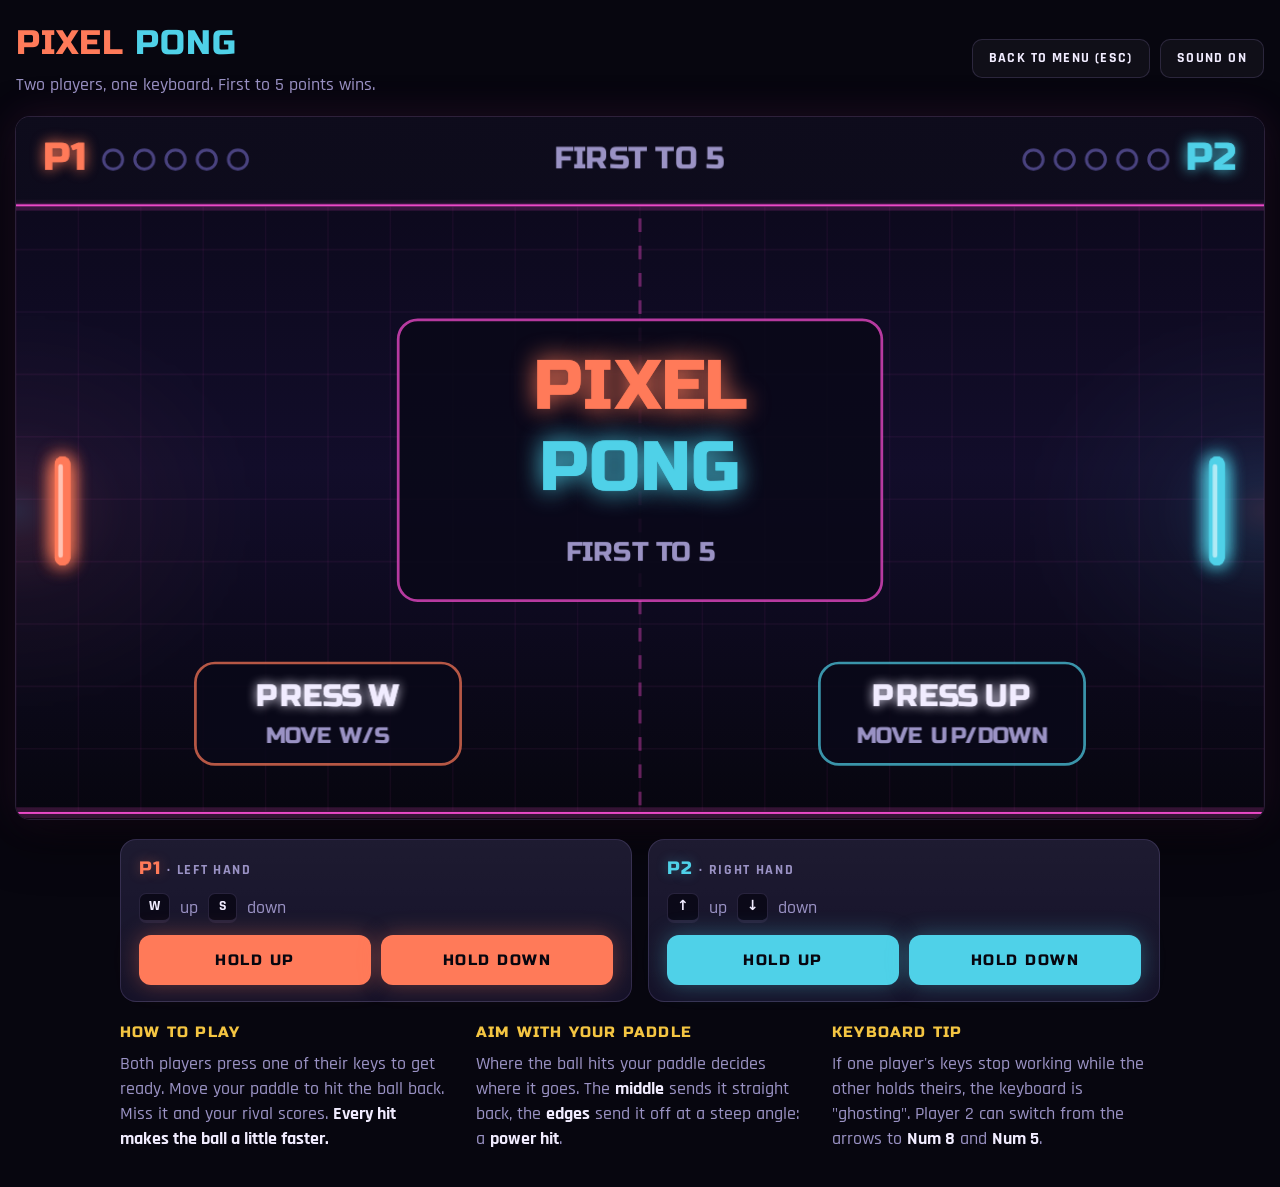
<file: my game/games/pixel-pong.html>
<!doctype html>
<html lang="en">
<head>
<meta charset="utf-8">
<meta name="viewport" content="width=device-width,initial-scale=1,viewport-fit=cover">
<title>Pixel Pong - Pixel Party</title>
<link rel="stylesheet" href="../css/style.css">
<style>
/* Same layout as Reflex Duel: one big neon arcade screen on top, two player panels below.
   Shared colors, fonts, buttons and kbd come from css/style.css; only game-specific styles are here. */
.wrap{max-width:1600px}
header{display:flex;flex-wrap:wrap;align-items:center;justify-content:space-between;gap:10px 16px}
.actions{display:flex;flex-wrap:wrap;gap:10px}
.screen{display:grid;place-items:center}
canvas{
  display:block;cursor:pointer;border-radius:14px;background:#07060f;
  box-shadow:0 0 0 1px var(--edge),0 18px 50px rgba(0,0,0,.55),0 0 40px rgba(255,79,216,.12)
}
.low-fx canvas{box-shadow:0 0 0 1px var(--edge)}
.players{display:grid;grid-template-columns:repeat(auto-fit,minmax(260px,1fr));gap:16px;max-width:1040px;width:100%;margin:0 auto}
.player{
  --c:var(--p1);--glow:rgba(255,122,89,.35);
  background:linear-gradient(180deg,rgba(255,255,255,.05),rgba(255,255,255,.01)),var(--panel);
  border:1px solid var(--edge);border-radius:16px;padding:16px 18px;display:grid;gap:12px;min-width:0
}
.player.two{--c:var(--p2);--glow:rgba(79,209,232,.35)}
.player h2{font-family:var(--font-title);font-weight:400;font-size:18px;letter-spacing:.06em;margin:0;color:var(--c)}
.player h2 span{color:var(--muted);font-family:var(--font-ui);font-weight:700;font-size:14px;letter-spacing:.12em}
.player h2 .pname{color:inherit;font-family:var(--font-title);font-weight:400;font-size:18px;letter-spacing:.06em;text-shadow:0 0 12px var(--glow)}
.keys{display:flex;flex-wrap:wrap;align-items:center;gap:10px;color:var(--muted)}
.taps{display:grid;grid-template-columns:1fr 1fr;gap:10px}
.tap{
  font-family:var(--font-title);font-size:15px;letter-spacing:.1em;padding:16px;border:0;border-radius:12px;cursor:pointer;
  color:#07060f;background:var(--c);box-shadow:0 0 22px var(--glow);
  touch-action:none;user-select:none;-webkit-user-select:none;-webkit-touch-callout:none;transition:transform .08s
}
.tap:active{transform:translateY(2px) scale(.99)}
.low-fx .tap{box-shadow:none}
.notes{display:grid;grid-template-columns:repeat(auto-fit,minmax(260px,1fr));gap:14px 28px;max-width:1040px;width:100%;margin:0 auto}
.notes h3{font-family:var(--font-title);font-weight:400;font-size:15px;letter-spacing:.08em;color:var(--ruler);margin:0 0 8px}
.notes p{margin:0;color:var(--muted);max-width:60ch}
.notes b{color:var(--ink);font-weight:700}
.cpu-note{margin:0;color:var(--muted)}
.cpu-note b{color:var(--c);font-weight:700}
@media (prefers-reduced-motion:reduce){.tap:active{transform:none}}
</style>
</head>
<body>

<div class="wrap">
  <header>
    <div>
      <h1><span class="a">PIXEL</span> <span class="b">PONG</span></h1>
      <p class="tag">Two players, one keyboard. First to 5 points wins.</p>
    </div>
    <div class="actions">
      <a class="btn" id="back" href="../index.html">BACK TO MENU (ESC)</a>
      <button class="btn" id="sound" type="button" aria-pressed="true">SOUND ON</button>
    </div>
  </header>

  <div class="screen">
    <canvas id="screen" tabindex="0" aria-label="Pixel Pong game screen. Click to give the game the keyboard."></canvas>
  </div>

  <div class="players">
    <section class="player one">
      <h2><span class="pname" id="pname1">PLAYER 1</span> <span>· LEFT HAND</span></h2>
      <div class="keys"><kbd>W</kbd> up <kbd>S</kbd> down</div>
      <div class="taps">
        <button class="tap" type="button" data-p="0" data-dir="0">HOLD UP</button>
        <button class="tap" type="button" data-p="0" data-dir="1">HOLD DOWN</button>
      </div>
    </section>
    <section class="player two">
      <h2><span class="pname" id="pname2">PLAYER 2</span> <span>· RIGHT HAND</span></h2>
      <div class="keys"><kbd>&uarr;</kbd> up <kbd>&darr;</kbd> down</div>
      <div class="taps">
        <button class="tap" type="button" data-p="1" data-dir="0">HOLD UP</button>
        <button class="tap" type="button" data-p="1" data-dir="1">HOLD DOWN</button>
      </div>
    </section>
  </div>

  <div class="notes">
    <div>
      <h3>HOW TO PLAY</h3>
      <p>Both players press one of their keys to get ready. Move your paddle to hit the ball back. Miss it and your rival scores. <b>Every hit makes the ball a little faster.</b></p>
    </div>
    <div>
      <h3>AIM WITH YOUR PADDLE</h3>
      <p>Where the ball hits your paddle decides where it goes. The <b>middle</b> sends it straight back, the <b>edges</b> send it off at a steep angle: a <b>power hit</b>.</p>
    </div>
    <div>
      <h3>KEYBOARD TIP</h3>
      <p>If one player's keys stop working while the other holds theirs, the keyboard is "ghosting". Player 2 can switch from the arrows to <b>Num 8</b> and <b>Num 5</b>.</p>
    </div>
  </div>
</div>

<script src="../js/players.js"></script>
<script src="../js/fx.js"></script>
<script>
(() => {
  // The game still thinks in a 320 x 180 screen; js/fx.js draws it sharp at full resolution.
  const W = 320, H = 180;
  const cvs = document.getElementById('screen');
  const header = document.querySelector('header');
  const st = FX.stage(cvs, { width: W, height: H, margin: () => header.offsetHeight + 64 });
  const ctx = st.ctx;

  const css = getComputedStyle(document.documentElement);
  const C = {};
  ['screen','line','ink','muted','bad','p1','p2','ruler','neon','pink']
    .forEach(k => C[k] = css.getPropertyValue('--' + k).trim());
  const PC = [C.p1, C.p2];

  // ---------- Player names: come from the page address, e.g. ?p1=VIRAJ&p2=KASUN ----------
  const fromURL = Players.fromURL();
  const NAMES = fromURL || Players.DEFAULTS.slice();   // opened directly: P1 / P2
  document.getElementById('pname1').textContent = NAMES[0];
  document.getElementById('pname2').textContent = NAMES[1];

  // Back to menu keeps the names, so the menu opens straight on the game tiles
  const backLink = document.getElementById('back');
  if (fromURL) backLink.href = '../index.html' + Players.toQuery(NAMES, Players.cpuFromURL());

  // ---------- Controls: left half vs right half of the keyboard ----------
  // KEYS[player][0] = up keys, KEYS[player][1] = down keys
  const KEYS = [
    [['KeyW'], ['KeyS']],
    [['ArrowUp', 'Numpad8'], ['ArrowDown', 'Numpad5']]
  ];
  const KEY_LABEL = ['W', 'UP'];
  const MOVE_LABEL = ['MOVE W/S', 'MOVE UP/DOWN'];

  // ---------- 1 player mode: player 2 is the computer (CPU) ----------
  // The level comes from the page address (?cpu=normal); null = two people are playing.
  const CPU = Players.cpuFromURL();
  const CPU_LEVELS = {
    // speed: how fast the CPU paddle moves (1 = as fast as yours)
    // react: how long (s) it takes to notice the ball is coming its way
    // miss: how far off (screen units) its guess of where the ball arrives can be.
    //       More than 16 (half the paddle + half the ball) and it can miss completely.
    easy:   { speed: 0.55, react: 0.35, miss: 26 },
    normal: { speed: 0.75, react: 0.22, miss: 20 },
    hard:   { speed: 0.95, react: 0.12, miss: 17 }
  };
  const cpu = { coming: false, seeAt: 0, err: 0, readyAt: null };   // what the CPU knows and plans
  if (CPU) {
    const level = CPU.toUpperCase();
    document.querySelector('header .tag').textContent = 'You against the CPU (' + level + '). First to 5 points wins.';
    const two = document.querySelector('.player.two');
    two.querySelector('.keys').outerHTML = '<p class="cpu-note">Played by the computer. Level: <b>' + level + '</b>. Change it on the menu.</p>';
    two.querySelector('.taps').hidden = true;
    two.querySelector('h2 span:last-child').textContent = '· COMPUTER';
    // playing alone, the arrow keys move your paddle too
    KEYS[0] = [['KeyW', ...KEYS[1][0]], ['KeyS', ...KEYS[1][1]]];
    document.querySelector('.player.one .keys').innerHTML = '<kbd>W</kbd> / <kbd>&uarr;</kbd> up <kbd>S</kbd> / <kbd>&darr;</kbd> down';
    MOVE_LABEL[1] = 'CPU ' + level;
  }
  // what the plate under player 2's paddle says while waiting for a press
  const pressText = p => (CPU && p === 1 ? 'WAITING' : 'PRESS ' + KEY_LABEL[p]);

  // ---------- Rules and timing ----------
  const WIN_SCORE = 5;
  const SERVE_DELAY = 1.0, POINT_HOLD = 1.4;     // seconds

  // ---------- Playing field (screen units) ----------
  const TOP = 23, BOTTOM = 178;                  // ball and paddles stay between these
  const PAD_W = 4, PAD_H = 28, PAD_X = [10, W - 10 - PAD_W];
  const PAD_SPEED = 150;                         // units per second
  const BALL = 4;
  const BALL_START = 140, BALL_STEP = 10, BALL_MAX = 260;   // units per second
  const MAX_ANGLE = 55 * Math.PI / 180;          // steepest bounce off a paddle edge

  // ---------- Game state ----------
  const S = {
    state: 'title', ready: [false, false], score: [0, 0], hits: [0, 0],
    pad: [0, 0], ball: null, speed: BALL_START, rally: 0,
    clock: 0, stateAt: 0, serveTo: 0, lastPoint: -1, matchWinner: -1
  };
  const held = [[false, false], [false, false]];  // held[player][0=up, 1=down]
  const centerPads = () => { S.pad = [0, 1].map(() => Math.round((TOP + BOTTOM - PAD_H) / 2)); };
  centerPads();

  function newMatch() {
    S.score = [0, 0]; S.hits = [0, 0]; S.matchWinner = -1; S.ready = [false, false];
    centerPads();
    serve(Math.random() < 0.5 ? 0 : 1);
  }
  // Ball waits in the middle, then flies toward player `to`
  function serve(to) {
    S.state = 'serve'; S.stateAt = S.clock; S.serveTo = to; S.rally = 0;
    S.ball = { x: W / 2 - BALL / 2, y: (TOP + BOTTOM - BALL) / 2, vx: 0, vy: 0, owner: -1 };
  }
  function launch() {
    S.state = 'play'; S.speed = BALL_START;
    const angle = (Math.random() * 2 - 1) * 25 * Math.PI / 180;
    const dir = S.serveTo === 0 ? -1 : 1;
    S.ball.vx = dir * S.speed * Math.cos(angle);
    S.ball.vy = S.speed * Math.sin(angle);
    sfx.serve();
    effects.launch();
  }
  function point(p) {
    S.score[p]++; S.lastPoint = p;
    S.state = 'point'; S.stateAt = S.clock;
    if (S.score[p] >= WIN_SCORE) { S.matchWinner = p; sfx.win(); }
    else sfx.point();
    effects.goal(p);
  }

  // Both players press a key to start (same as Reflex Duel)
  function press(p) {
    if (S.state !== 'title' && S.state !== 'over') return;
    if (!S.ready[p]) { S.ready[p] = true; sfx.ready(p); effects.ready(p); }
    if (S.ready[0] && S.ready[1]) newMatch();
  }

  // Where will the ball's middle be when it reaches the CPU paddle? Follows the wall bounces.
  function predictY() {
    const b = S.ball;
    const t = (PAD_X[1] - BALL - b.x) / b.vx;
    const span = BOTTOM - BALL - TOP;
    let y = (b.y + b.vy * t - TOP) % (2 * span);
    if (y < 0) y += 2 * span;
    if (y > span) y = 2 * span - y;              // folded back = bounced off a wall
    return TOP + y + BALL / 2;
  }
  // The CPU moves its paddle itself instead of holding keys, so it can be slower than you.
  function cpuThink(dt) {
    const L = CPU_LEVELS[CPU];
    if ((S.state === 'title' || S.state === 'over') && S.ready[0] && !S.ready[1]) {
      if (cpu.readyAt == null) cpu.readyAt = S.clock + 0.4;   // gets ready a moment after you
      if (S.clock >= cpu.readyAt) { cpu.readyAt = null; press(1); }
    }
    const coming = S.state === 'play' && S.ball.vx > 0;
    if (coming && !cpu.coming) {                 // ball just turned its way: pick this shot's mistake
      cpu.seeAt = S.clock + L.react;
      cpu.err = (Math.random() * 2 - 1) * L.miss;
    }
    cpu.coming = coming;
    if (coming && S.clock < cpu.seeAt) return;   // hasn't noticed yet: stays where it is
    const target = coming ? predictY() + cpu.err : (TOP + BOTTOM) / 2;   // nothing to do: wait in the middle
    const step = PAD_SPEED * L.speed * dt;
    const move = Math.max(-step, Math.min(step, target - (S.pad[1] + PAD_H / 2)));
    S.pad[1] = Math.max(TOP, Math.min(BOTTOM - PAD_H, S.pad[1] + move));
  }

  // ---------- One small step of the game (runs 120 times per second) ----------
  const STEP = 1 / 120;
  function update(dt) {
    S.clock += dt;

    // paddles move while a key is held (also during serve and title)
    for (let p = 0; p < 2; p++) {
      if (CPU && p === 1) { cpuThink(dt); continue; }
      const dir = (held[p][1] ? 1 : 0) - (held[p][0] ? 1 : 0);
      S.pad[p] = Math.max(TOP, Math.min(BOTTOM - PAD_H, S.pad[p] + dir * PAD_SPEED * dt));
    }

    if (S.state === 'serve' && S.clock - S.stateAt >= SERVE_DELAY) launch();
    if (S.state === 'point' && S.clock - S.stateAt >= POINT_HOLD) {
      if (S.matchWinner >= 0) { S.state = 'over'; S.ready = [false, false]; S.ball = null; effects.over(); }
      else serve(1 - S.lastPoint);              // ball goes toward whoever just lost the point
    }
    if (S.state !== 'play') return;

    const b = S.ball;
    const prevX = b.x;
    b.x += b.vx * dt;
    b.y += b.vy * dt;

    // bounce off the top and bottom walls
    if (b.y < TOP) { b.y = TOP; b.vy = Math.abs(b.vy); sfx.wall(); effects.wall(); }
    if (b.y + BALL > BOTTOM) { b.y = BOTTOM - BALL; b.vy = -Math.abs(b.vy); sfx.wall(); effects.wall(); }

    // bounce off a paddle: only if the ball crossed the paddle's front edge in this step
    for (let p = 0; p < 2; p++) {
      const front = p === 0 ? PAD_X[0] + PAD_W : PAD_X[1];
      const crossed = p === 0 ? (prevX >= front && b.x < front) : (prevX + BALL <= front && b.x + BALL > front);
      const overlapsY = b.y + BALL > S.pad[p] && b.y < S.pad[p] + PAD_H;
      if (crossed && overlapsY) hit(p);
    }

    // ball left the screen: the other player scores
    if (b.x + BALL < 0) point(1);
    else if (b.x > W) point(0);
  }

  function hit(p) {
    const b = S.ball;
    S.rally++; S.hits[p]++; b.owner = p;
    S.speed = Math.min(BALL_MAX, S.speed + BALL_STEP);
    // -1 = top edge of the paddle, 0 = middle, +1 = bottom edge
    const offset = ((b.y + BALL / 2) - (S.pad[p] + PAD_H / 2)) / (PAD_H / 2 + BALL / 2);
    const angle = Math.max(-1, Math.min(1, offset)) * MAX_ANGLE;
    const dir = p === 0 ? 1 : -1;
    b.vx = dir * S.speed * Math.cos(angle);
    b.vy = S.speed * Math.sin(angle);
    b.x = p === 0 ? PAD_X[0] + PAD_W : PAD_X[1] - BALL;
    sfx.hit(p);
    effects.hit(p, offset);
  }

  // ---------- Input ----------
  function findKey(code) {
    for (let p = 0; p < 2; p++) for (let d = 0; d < 2; d++) if (KEYS[p][d].includes(code)) return [p, d];
    return null;
  }
  addEventListener('keydown', e => {
    if (e.code === 'Escape') { location.href = backLink.href; return; }
    const k = findKey(e.code);
    if (!k || (CPU && k[0] === 1)) return;       // 1 player mode: the CPU moves player 2
    e.preventDefault();                         // stop arrow keys scrolling the page
    held[k[0]][k[1]] = true;
    if (e.repeat) return;
    unlockAudio();
    press(k[0]);
  });
  addEventListener('keyup', e => {
    const k = findKey(e.code);
    if (k) held[k[0]][k[1]] = false;
  });
  // Touch / mouse: HOLD UP and HOLD DOWN buttons
  document.querySelectorAll('.tap').forEach(btn => {
    const p = +btn.dataset.p, d = +btn.dataset.dir;
    btn.addEventListener('pointerdown', e => {
      e.preventDefault(); unlockAudio();
      held[p][d] = true; press(p);
    });
    ['pointerup', 'pointercancel', 'pointerleave'].forEach(type =>
      btn.addEventListener(type, () => { held[p][d] = false; }));
    btn.addEventListener('contextmenu', e => e.preventDefault());   // no long-press menu on phones
  });
  let focused = document.hasFocus();
  const releaseAll = () => held.forEach(h => { h[0] = h[1] = false; });
  addEventListener('focus', () => focused = true);
  addEventListener('blur', () => { focused = false; releaseAll(); });
  cvs.addEventListener('pointerdown', () => { cvs.focus(); focused = true; unlockAudio(); });

  // ---------- Sound (tiny square-wave blips, same as Reflex Duel) ----------
  let ac = null, muted = false;
  function unlockAudio() {
    if (!ac) { try { ac = new (window.AudioContext || window.webkitAudioContext)(); } catch (e) { ac = null; } }
    if (ac && ac.state === 'suspended') ac.resume().catch(() => {});
  }
  function tone(f, dur, type = 'square', vol = 0.05, slide = 0, delay = 0) {
    if (!ac || muted) return;
    const t0 = ac.currentTime + delay;
    const o = ac.createOscillator(), g = ac.createGain();
    o.type = type; o.frequency.setValueAtTime(f, t0);
    if (slide) o.frequency.linearRampToValueAtTime(Math.max(40, f + slide), t0 + dur);
    g.gain.setValueAtTime(vol, t0); g.gain.exponentialRampToValueAtTime(0.0001, t0 + dur);
    o.connect(g).connect(ac.destination); o.start(t0); o.stop(t0 + dur + 0.02);
  }
  const sfx = {
    ready: p => tone(p ? 660 : 520, 0.08),
    serve: () => tone(880, 0.06, 'square', 0.03),
    hit: p => tone(p ? 990 : 780, 0.05, 'square', 0.06),
    wall: () => tone(330, 0.04, 'square', 0.04),
    point: () => { tone(660, 0.08); tone(990, 0.12, 'square', 0.05, 0, 0.09); },
    win: () => [523, 659, 784, 1047].forEach((f, i) => tone(f, 0.13, 'square', 0.05, 0, i * 0.11))
  };
  const soundBtn = document.getElementById('sound');
  soundBtn.addEventListener('click', () => {
    muted = !muted; unlockAudio();
    soundBtn.textContent = muted ? 'SOUND OFF' : 'SOUND ON';
    soundBtn.setAttribute('aria-pressed', String(!muted));
  });

  // =====================================================================
  // EFFECTS: only looks, they never change the game
  // =====================================================================
  const now = () => performance.now();
  const anim = { padHitAt: [-9e9, -9e9], power: [false, false], pipAt: [-9e9, -9e9], readyAt: [-9e9, -9e9],
                 overAt: 0, confettiAt: 0, pointAt: 0, rallyAt: 0, trail: [] };
  const ballColor = () => (S.ball && S.ball.owner >= 0 ? PC[S.ball.owner] : C.ink);
  const effects = {
    ready(p) { anim.readyAt[p] = now(); FX.sparks(p ? 240 : 80, 150, { color: PC[p], count: 10, speed: 60, gravity: 30 }); },
    launch() { anim.trail.length = 0; FX.sparks(W / 2, (TOP + BOTTOM) / 2, { color: C.ink, count: 8, speed: 50, gravity: 0 }); },
    hit(p, offset) {
      // power hit = off the paddle's edge (steep shot) or when the ball is near top speed
      const power = Math.abs(offset) >= 0.6 || S.speed >= BALL_MAX - 20;
      anim.padHitAt[p] = now(); anim.power[p] = power; anim.rallyAt = now();
      const b = S.ball, x = p === 0 ? PAD_X[0] + PAD_W : PAD_X[1], y = b.y + BALL / 2;
      const away = p === 0 ? 0 : Math.PI;
      FX.sparks(x, y, { color: PC[p], count: power ? 26 : 9, speed: power ? 170 : 80, angle: away, spread: power ? 2.2 : 1.4, gravity: 40 });
      if (power) {
        FX.sparks(x, y, { color: C.ruler, count: 12, speed: 140, angle: away, spread: 1.6, gravity: 40 });
        FX.shake(0.25);
        FX.text('POWER!', p === 0 ? 46 : W - 46, y < 60 ? y + 16 : y - 14, { color: C.ruler, size: 11, life: 0.7, rise: 10 });
      }
    },
    wall() {
      const b = S.ball;
      FX.sparks(b.x + BALL / 2, b.y < 100 ? TOP : BOTTOM, { color: C.pink, count: 4, speed: 50, angle: b.y < 100 ? Math.PI / 2 : -Math.PI / 2, spread: 2, gravity: 0 });
    },
    goal(p) {                                       // explosion where the ball left, shake, flash
      const b = S.ball, x = b.x < W / 2 ? 2 : W - 2, y = FX.clamp(b.y + BALL / 2, TOP + 6, BOTTOM - 6);
      FX.explosion(x, y, { color: PC[p], size: 1.1 });
      FX.shake(0.6);
      FX.flash(PC[p], 0.25, 0.18);
      anim.pipAt[p] = now(); anim.pointAt = now();
      anim.trail.length = 0;
      if (S.matchWinner >= 0) FX.confetti(W / 2, 120, { colors: [PC[p], FX.mix(PC[p], '#ffffff', 0.5), C.ruler], count: 120, speed: 230 });
    },
    over() { anim.overAt = now(); anim.confettiAt = now(); }
  };

  // =====================================================================
  // DRAWING
  // =====================================================================
  const SH = {
    paddle: p => FX.shape('pg-pad' + p, PAD_W, PAD_H, g => {
      FX.roundRect(g, 0, 0, PAD_W, PAD_H, 2); g.fillStyle = PC[p]; g.fill();
      FX.roundRect(g, 0.9, 2, 1.2, PAD_H - 4, 0.6); g.fillStyle = FX.mix(PC[p], '#ffffff', 0.55); g.fill();
    }, { color: PC[p], glow: 5, strong: true }),
    ball: c => FX.shape('pg-ball' + c, BALL + 1, BALL + 1, g => {
      g.fillStyle = c; g.beginPath(); g.arc((BALL + 1) / 2, (BALL + 1) / 2, (BALL + 1) / 2, 0, Math.PI * 2); g.fill();
      g.fillStyle = '#ffffff'; g.beginPath(); g.arc((BALL + 1) / 2, (BALL + 1) / 2, 1.1, 0, Math.PI * 2); g.fill();
    }, { color: c, glow: 5, strong: true }),
    pipOn: p => FX.shape('pg-pip' + p, 6, 6, g => { g.fillStyle = PC[p]; g.beginPath(); g.arc(3, 3, 3, 0, Math.PI * 2); g.fill(); }, { color: PC[p], glow: 4 }),
    pipOff: () => FX.shape('pg-pipoff', 6, 6, g => { g.strokeStyle = '#4a4380'; g.lineWidth = 0.8; g.beginPath(); g.arc(3, 3, 2.5, 0, Math.PI * 2); g.stroke(); }, { glow: 0 })
  };
  const T = (s, x, y, color, size = 8, o = {}) => FX.drawText(ctx, s, x, y, Object.assign({ size, color }, o));

  function drawField() {
    const g = ctx.createLinearGradient(0, 0, 0, H);
    g.addColorStop(0, '#0b0819'); g.addColorStop(0.5, '#120d2a'); g.addColorStop(1, '#07060f');
    ctx.fillStyle = g; ctx.fillRect(-10, -10, W + 20, H + 20);
    ctx.strokeStyle = FX.rgba(C.pink, 0.05); ctx.lineWidth = 0.4;    // faint grid
    for (let x = 0; x <= W; x += 16) { ctx.beginPath(); ctx.moveTo(x, TOP); ctx.lineTo(x, BOTTOM); ctx.stroke(); }
    for (let y = TOP + 11; y < BOTTOM; y += 16) { ctx.beginPath(); ctx.moveTo(0, y); ctx.lineTo(W, y); ctx.stroke(); }
    // big faint scores in the background, like an old arcade cabinet
    if (S.state !== 'title') {
      T(String(S.score[0]), 80, 100, FX.rgba(C.p1, 0.08), 64, { glow: 0 });
      T(String(S.score[1]), 240, 100, FX.rgba(C.p2, 0.08), 64, { glow: 0 });
    }
    // glowing walls and the net
    for (const [y, a] of [[TOP - 0.6, 0.9], [BOTTOM + 0.2, 0.9]]) {
      if (!FX.low) { ctx.fillStyle = FX.rgba(C.pink, 0.18); ctx.fillRect(0, y - 1.2, W, 2.8); }
      ctx.fillStyle = FX.rgba(C.pink, a); ctx.fillRect(0, y, W, 0.5);
    }
    ctx.fillStyle = FX.rgba(C.pink, 0.35);
    for (let y = TOP + 3; y < BOTTOM; y += 7) ctx.fillRect(159.6, y, 0.8, 3.5);
    if (!FX.low) {                                  // soft light on each player's side
      ctx.globalCompositeOperation = 'lighter';
      ctx.globalAlpha = 0.1;
      ctx.drawImage(FX.glowDot(C.p1), -60, S.pad[0] + PAD_H / 2 - 50, 120, 100);
      ctx.drawImage(FX.glowDot(C.p2), W - 60, S.pad[1] + PAD_H / 2 - 50, 120, 100);
      ctx.globalAlpha = 1; ctx.globalCompositeOperation = 'source-over';
    }
  }

  function drawPaddles() {
    for (let p = 0; p < 2; p++) {
      // squash on a hit: wider and shorter for a moment, pushed back a little
      const k = Math.max(0, 1 - (now() - anim.padHitAt[p]) / 180), sq = FX.ease.outQuad(k) * (anim.power[p] ? 1.4 : 1);
      const cx = PAD_X[p] + PAD_W / 2 + (p === 0 ? -1.5 : 1.5) * sq, cy = S.pad[p] + PAD_H / 2;
      ctx.save();
      ctx.translate(cx, cy);
      ctx.scale(1 + sq * 0.7, 1 - sq * 0.22);
      FX.drawShape(ctx, SH.paddle(p), 0, 0);
      ctx.restore();
    }
  }

  function drawBall() {
    const b = S.ball;
    if (!b || S.state === 'point') return;
    const cx = b.x + BALL / 2, cy = b.y + BALL / 2, col = ballColor();
    if (S.state === 'serve') {                      // ring shrinks while the serve counts down
      const k = Math.min(1, (S.clock - S.stateAt) / SERVE_DELAY);
      ctx.strokeStyle = FX.rgba(C.ink, 0.6 * (1 - k)); ctx.lineWidth = 0.8;
      ctx.beginPath(); ctx.arc(cx, cy, 4 + 18 * (1 - FX.ease.outCubic(k)), 0, Math.PI * 2); ctx.stroke();
      FX.drawShape(ctx, SH.ball(col), cx, cy, { scale: 1 + Math.sin(S.clock * 14) * 0.15 });
      return;
    }
    // glowing trail behind the ball: longer when it's faster
    const tr = anim.trail;
    tr.push(cx, cy);
    const maxLen = 2 * Math.round(6 + 12 * (S.speed - BALL_START) / (BALL_MAX - BALL_START));
    while (tr.length > maxLen) tr.splice(0, 2);
    if (tr.length >= 4) {
      ctx.lineCap = 'round';
      for (let i = 2; i < tr.length; i += 2) {
        const a = i / tr.length;
        ctx.strokeStyle = FX.rgba(col, a * 0.55);
        ctx.lineWidth = a * BALL * 0.95;
        ctx.beginPath(); ctx.moveTo(tr[i - 2], tr[i - 1]); ctx.lineTo(tr[i], tr[i + 1]); ctx.stroke();
      }
      if (!FX.low) {
        ctx.globalCompositeOperation = 'lighter';
        for (let i = 0; i < tr.length; i += 4) {
          const a = i / tr.length, r = 2 + a * 5;
          ctx.globalAlpha = a * 0.35;
          ctx.drawImage(FX.glowDot(col), tr[i] - r, tr[i + 1] - r, r * 2, r * 2);
        }
        ctx.globalAlpha = 1; ctx.globalCompositeOperation = 'source-over';
      }
    }
    FX.drawShape(ctx, SH.ball(col), cx, cy);
  }

  function panel(x, y, w, h, color = C.pink) {
    FX.roundRect(ctx, x, y, w, h, 5);
    ctx.fillStyle = 'rgba(10,8,24,.88)'; ctx.fill();
    ctx.strokeStyle = FX.rgba(color, 0.7); ctx.lineWidth = 0.7; ctx.stroke();
  }

  // ready / hits on small plates on the title and match-over screens
  function drawReadouts() {
    if (S.state !== 'title' && S.state !== 'over') return;
    [80, 240].forEach((x, p) => {
      const readyText = S.ready[p] ? 'READY!' : pressText(p);
      const pop = S.ready[p] ? Math.max(0.01, FX.ease.outBack(Math.min(1, (now() - anim.readyAt[p]) / 300))) : 1;
      panel(x - 34, 140, 68, 26, PC[p]);
      if (S.state === 'title') {
        T(readyText, x, 149, S.ready[p] ? PC[p] : C.ink, 8, { scale: pop });
        T(MOVE_LABEL[p], x, 159, C.muted, 6, { glow: 0 });
      } else {
        T('HITS ' + S.hits[p], x, 149, PC[p], 8);
        T(readyText, x, 159, S.ready[p] ? PC[p] : C.ink, 6, { glow: 0, scale: pop });
      }
    });
  }

  function drawCenter() {
    const cx = W / 2;
    if (S.state === 'title') {
      panel(98, 52, 124, 72);
      const bob = Math.sin(FX.time * 2.5) * 1.5;
      T('PIXEL', cx, 70 + bob, C.p1, 18);
      T('PONG', cx, 91 - bob, C.p2, 18);
      T('FIRST TO 5', cx, 112, C.muted, 7, { glow: 0 });
      return;
    }
    if (S.state === 'over') {
      const m = S.matchWinner;
      panel(92, 48, 136, 76, PC[m]);
      const enter = Math.min(1, (now() - anim.overAt) / 900);   // the name drops in and bounces
      const y = FX.lerp(34, 70, FX.ease.outBounce(enter)) - (enter >= 1 ? Math.abs(Math.sin(FX.time * 3.2)) * 3 : 0);
      const nameSize = Math.min(20, 118 / Math.max(1, FX.textSprite(NAMES[m], { size: 20 }).w / 20));
      T(NAMES[m], cx, y, PC[m], nameSize);
      T('WINS!', cx, 93, PC[m], 15, { scale: 1 + Math.sin(FX.time * 6) * 0.04 });
      T(CPU ? 'PRESS ' + KEY_LABEL[0] : 'BOTH PRESS', cx, 113, C.muted, 7, { glow: 0 });
      return;
    }
    if (S.state === 'point') {
      const msg = NAMES[S.lastPoint] + ' POINT', col = PC[S.lastPoint];
      const scale = Math.max(0.01, FX.ease.outBack(Math.min(1, (now() - anim.pointAt) / 300)));
      const bw = Math.max(112, FX.textSprite(msg, { size: 9, color: col }).w + 18);
      panel(cx - bw / 2, 78, bw, 26, col);
      T(msg, cx, 91, col, 9, { scale });
    }
  }

  function drawHud() {
    const g = ctx.createLinearGradient(0, 0, 0, 22);
    g.addColorStop(0, 'rgba(14,12,28,.95)'); g.addColorStop(1, 'rgba(14,12,28,.75)');
    ctx.fillStyle = g; ctx.fillRect(0, 0, W, 22);
    T(NAMES[0], 7, 11, C.p1, 10, { align: 'left' });
    T(NAMES[1], W - 7, 11, C.p2, 10, { align: 'right' });
    // 5 score dots after each name; a new point pops in
    const w0 = FX.textSprite(NAMES[0], { size: 10, color: C.p1 }).w, w1 = FX.textSprite(NAMES[1], { size: 10, color: C.p2 }).w;
    for (let i = 0; i < WIN_SCORE; i++) {
      [[7 + w0 + 7 + i * 8, 0], [W - 7 - w1 - 7 - i * 8, 1]].forEach(([x, p]) => {
        const on = S.score[p] > i;
        const fresh = on && i === S.score[p] - 1 ? Math.min(1, (now() - anim.pipAt[p]) / 350) : 1;
        FX.drawShape(ctx, on ? SH.pipOn(p) : SH.pipOff(), x, 11, { scale: on ? Math.max(0.01, FX.ease.outElastic(fresh)) : 1 });
      });
    }
    const mid = S.state === 'title' ? 'FIRST TO 5' : (S.state === 'over' ? 'MATCH OVER' : 'RALLY ' + S.rally);
    const pop = S.state === 'play' ? 1 + 0.25 * Math.max(0, 1 - (now() - anim.rallyAt) / 200) : 1;
    T(mid, W / 2, 11, S.rally >= 10 && S.state === 'play' ? C.ruler : C.muted, 8, { glow: 0, scale: pop });
  }

  function draw() {
    st.begin();
    drawField();
    drawPaddles();
    drawBall();
    drawReadouts();
    drawCenter();
    FX.draw(ctx);                                   // sparks, explosions, confetti and pop-up texts
    st.steady();                                    // the score bar doesn't shake
    drawHud();
    if (!focused) {
      ctx.fillStyle = 'rgba(7,6,15,.8)'; ctx.fillRect(0, 22, W, H - 22);
      T('CLICK HERE TO PLAY', W / 2, 96, C.ink, 11);
      T('SO THE KEYBOARD GOES TO THE GAME', W / 2, 110, C.muted, 7, { glow: 0 });
    }
    st.end();
  }

  // ---------- Game loop ----------
  // The game moves in fixed 1/120 s steps, so it runs at the same speed on every screen.
  // While the page doesn't have the keyboard, the game is paused.
  let last = null, acc = 0;
  function loop(ts) {
    const dt = last == null ? 0 : Math.min(0.1, (ts - last) / 1000);
    last = ts;
    if (focused) {
      acc += dt;
      while (acc >= STEP) { update(STEP); acc -= STEP; }
      FX.update(dt);
      if (S.state === 'over' && now() - anim.confettiAt > 1400) {   // winner screen: keep the confetti coming
        anim.confettiAt = now();
        const m = S.matchWinner;
        FX.confettiRain(0, W, 0, { colors: [PC[m], FX.mix(PC[m], '#ffffff', 0.5), C.ruler], count: 26 });
      }
    }
    draw();
    requestAnimationFrame(loop);
  }
  requestAnimationFrame(loop);
})();
</script>

</body>
</html>
</file>
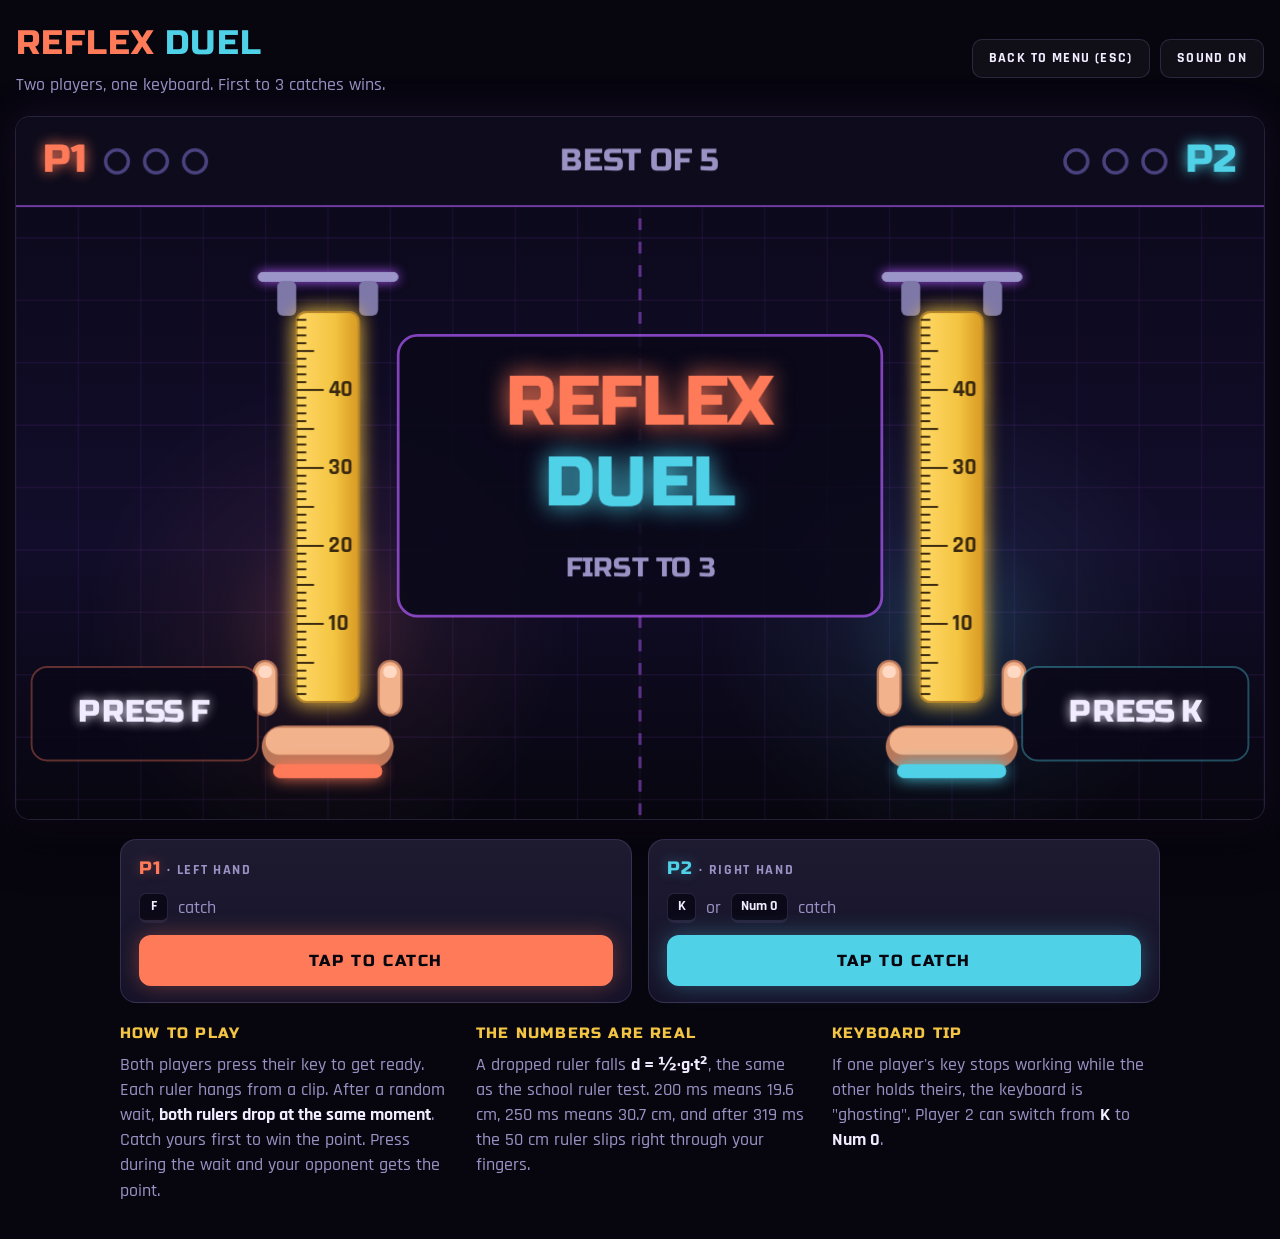
<file: my game/games/reflex-duel.html>
<!doctype html>
<html lang="en">
<head>
<meta charset="utf-8">
<meta name="viewport" content="width=device-width,initial-scale=1,viewport-fit=cover">
<title>Reflex Duel - Pixel Party</title>
<link rel="stylesheet" href="../css/style.css">
<style>
/* Layout: one big neon arcade screen on top, two player panels below - one per half of the keyboard.
   Shared colors, fonts, buttons and kbd come from css/style.css; only game-specific styles are here. */
.wrap{max-width:1600px}
header{display:flex;flex-wrap:wrap;align-items:center;justify-content:space-between;gap:10px 16px}
.actions{display:flex;flex-wrap:wrap;gap:10px}
.screen{display:grid;place-items:center}
canvas{
  display:block;cursor:pointer;border-radius:14px;background:#07060f;
  box-shadow:0 0 0 1px var(--edge),0 18px 50px rgba(0,0,0,.55),0 0 40px rgba(180,92,255,.12)
}
.low-fx canvas{box-shadow:0 0 0 1px var(--edge)}
.players{display:grid;grid-template-columns:repeat(auto-fit,minmax(260px,1fr));gap:16px;max-width:1040px;width:100%;margin:0 auto}
.player{
  --c:var(--p1);--glow:rgba(255,122,89,.35);
  background:linear-gradient(180deg,rgba(255,255,255,.05),rgba(255,255,255,.01)),var(--panel);
  border:1px solid var(--edge);border-radius:16px;padding:16px 18px;display:grid;gap:12px;min-width:0
}
.player.two{--c:var(--p2);--glow:rgba(79,209,232,.35)}
.player h2{font-family:var(--font-title);font-weight:400;font-size:18px;letter-spacing:.06em;margin:0;color:var(--c)}
.player h2 span{color:var(--muted);font-family:var(--font-ui);font-weight:700;font-size:14px;letter-spacing:.12em}
.player h2 .pname{color:inherit;font-family:var(--font-title);font-weight:400;font-size:18px;letter-spacing:.06em;text-shadow:0 0 12px var(--glow)}
.keys{display:flex;flex-wrap:wrap;align-items:center;gap:10px;color:var(--muted)}
.tap{
  font-family:var(--font-title);font-size:16px;letter-spacing:.1em;padding:16px;border:0;border-radius:12px;cursor:pointer;
  color:#07060f;background:var(--c);box-shadow:0 0 22px var(--glow);
  touch-action:manipulation;user-select:none;-webkit-user-select:none;transition:transform .08s
}
.tap:active{transform:translateY(2px) scale(.99)}
.low-fx .tap{box-shadow:none}
.notes{display:grid;grid-template-columns:repeat(auto-fit,minmax(260px,1fr));gap:14px 28px;max-width:1040px;width:100%;margin:0 auto}
.notes h3{font-family:var(--font-title);font-weight:400;font-size:15px;letter-spacing:.08em;color:var(--ruler);margin:0 0 8px}
.notes p{margin:0;color:var(--muted);max-width:60ch}
.notes b{color:var(--ink);font-weight:700}
.cpu-note{margin:0;color:var(--muted)}
.cpu-note b{color:var(--c);font-weight:700}
@media (prefers-reduced-motion:reduce){.tap:active{transform:none}}
</style>
</head>
<body>

<div class="wrap">
  <header>
    <div>
      <h1><span class="a">REFLEX</span> <span class="b">DUEL</span></h1>
      <p class="tag">Two players, one keyboard. First to 3 catches wins.</p>
    </div>
    <div class="actions">
      <a class="btn" id="back" href="../index.html">BACK TO MENU (ESC)</a>
      <button class="btn" id="sound" type="button" aria-pressed="true">SOUND ON</button>
    </div>
  </header>

  <div class="screen">
    <canvas id="screen" tabindex="0" aria-label="Reflex Duel game screen. Click to give the game the keyboard."></canvas>
  </div>

  <div class="players">
    <section class="player one">
      <h2><span class="pname" id="pname1">PLAYER 1</span> <span>· LEFT HAND</span></h2>
      <div class="keys"><kbd>F</kbd> catch</div>
      <button class="tap" type="button" id="tap1" data-tap="0">TAP TO CATCH</button>
    </section>
    <section class="player two">
      <h2><span class="pname" id="pname2">PLAYER 2</span> <span>· RIGHT HAND</span></h2>
      <div class="keys"><kbd>K</kbd> or <kbd>Num 0</kbd> catch</div>
      <button class="tap" type="button" id="tap2" data-tap="1">TAP TO CATCH</button>
    </section>
  </div>

  <div class="notes">
    <div>
      <h3>HOW TO PLAY</h3>
      <p>Both players press their key to get ready. Each ruler hangs from a clip. After a random wait, <b>both rulers drop at the same moment</b>. Catch yours first to win the point. Press during the wait and your opponent gets the point.</p>
    </div>
    <div>
      <h3>THE NUMBERS ARE REAL</h3>
      <p>A dropped ruler falls <b>d = ½·g·t²</b>, the same as the school ruler test. 200 ms means 19.6 cm, 250 ms means 30.7 cm, and after 319 ms the 50 cm ruler slips right through your fingers.</p>
    </div>
    <div>
      <h3>KEYBOARD TIP</h3>
      <p>If one player's key stops working while the other holds theirs, the keyboard is "ghosting". Player 2 can switch from <b>K</b> to <b>Num 0</b>.</p>
    </div>
  </div>
</div>

<script src="../js/players.js"></script>
<script src="../js/fx.js"></script>
<script>
(() => {
  // The game still thinks in a 320 x 180 screen; js/fx.js draws it sharp at full resolution.
  const W = 320, H = 180;
  const cvs = document.getElementById('screen');
  const header = document.querySelector('header');
  const st = FX.stage(cvs, { width: W, height: H, margin: () => header.offsetHeight + 64 });
  const ctx = st.ctx;

  const css = getComputedStyle(document.documentElement);
  const C = {};
  ['screen','line','ink','muted','bad','p1','p2','ruler','neon']
    .forEach(k => C[k] = css.getPropertyValue('--' + k).trim());
  const PC = [C.p1, C.p2];
  const SKIN = '#f2b38c', SKIN_DARK = '#b9775a', NAIL = '#ffd9c4';

  // ---------- Player names: come from the page address, e.g. ?p1=VIRAJ&p2=KASUN ----------
  const fromURL = Players.fromURL();
  const NAMES = fromURL || Players.DEFAULTS.slice();   // opened directly: P1 / P2
  document.getElementById('pname1').textContent = NAMES[0];
  document.getElementById('pname2').textContent = NAMES[1];

  // Back to menu keeps the names, so the menu opens straight on the game tiles
  const backLink = document.getElementById('back');
  if (fromURL) backLink.href = '../index.html' + Players.toQuery(NAMES, Players.cpuFromURL());

  // ---------- Controls: left half vs right half of the keyboard ----------
  const KEYS = [['KeyF'], ['KeyK', 'Numpad0']];
  const KEY_LABEL = ['F', 'K'];

  // ---------- 1 player mode: player 2 is the computer (CPU) ----------
  // The level comes from the page address (?cpu=normal); null = two people are playing.
  const CPU = Players.cpuFromURL();
  const CPU_LEVELS = {
    // reaction: how fast the CPU catches (ms, a random number between the two)
    // early: the chance that it gets nervous and grabs too early (you get a free point)
    easy:   { reaction: [270, 400], early: 0.10 },
    normal: { reaction: [205, 300], early: 0.05 },
    hard:   { reaction: [165, 235], early: 0.02 }
  };
  const cpu = { catchAt: null, earlyAt: null, readyAt: null };   // what the CPU plans to do, and when
  if (CPU) {
    const level = CPU.toUpperCase();
    document.querySelector('header .tag').textContent = 'You against the CPU (' + level + '). First to 3 catches wins.';
    const two = document.querySelector('.player.two');
    two.querySelector('.keys').outerHTML = '<p class="cpu-note">Played by the computer. Level: <b>' + level + '</b>. Change it on the menu.</p>';
    two.querySelector('.tap').hidden = true;
    two.querySelector('h2 span:last-child').textContent = '· COMPUTER';
  }
  // what the plate under player 2's hand says while waiting for a press
  const pressText = p => (CPU && p === 1 ? 'WAITING' : 'PRESS ' + KEY_LABEL[p]);

  // ---------- Timing (milliseconds) ----------
  const WIN_SCORE = 3;
  const INTRO = 700, GRACE = 400, WAIT_MIN = 1500, WAIT_RANGE = 3000;
  const ROUND_TIMEOUT = 1500, AFTER_FIRST = 800, RESULT_HOLD = 2400;

  // ---------- Ruler: 50 cm, 2 screen units per cm ----------
  const PX_PER_CM = 2, RULER_CM = 50, RULER_W = 16;
  const RULER_TOP = 50, HAND_Y = RULER_TOP + RULER_CM * PX_PER_CM; // 150
  const LANE_X = [80, 240];
  const cmFromMs = ms => 490.5 * (ms / 1000) ** 2;   // d = ½ g t², g = 981 cm/s²

  // ---------- Game state ----------
  const S = {
    state: 'title', ready: [false, false], score: [0, 0], best: [null, null],
    round: 0, waitStart: 0, dropAt: 0, goAt: null, times: [null, null],
    winner: -1, early: -1, firstAt: 0, resultAt: 0, matchWinner: -1
  };

  function newMatch(now) {
    S.score = [0, 0]; S.best = [null, null]; S.round = 0; S.matchWinner = -1;
    S.ready = [false, false];
    startRound(now);
  }
  function startRound(now) {
    S.round++;
    S.state = 'wait';
    S.waitStart = now;
    S.dropAt = now + INTRO + WAIT_MIN + Math.random() * WAIT_RANGE;
    S.goAt = null; S.times = [null, null]; S.winner = -1; S.early = -1;
    if (CPU) {                                       // will the CPU jump the gun this round? If so, when?
      cpu.catchAt = null;
      const from = now + INTRO + GRACE, to = S.dropAt - 150;
      cpu.earlyAt = Math.random() < CPU_LEVELS[CPU].early ? from + Math.random() * (to - from) : null;
    }
  }

  // The CPU "presses its key" through the same press() as a person, so it follows the same rules.
  function cpuThink(ts) {
    const L = CPU_LEVELS[CPU];
    if ((S.state === 'title' || S.state === 'over') && S.ready[0] && !S.ready[1]) {
      if (cpu.readyAt == null) cpu.readyAt = ts + 400;   // gets ready a moment after you
      if (ts >= cpu.readyAt) { cpu.readyAt = null; press(1, ts); }
    }
    if (S.state === 'wait' && cpu.earlyAt != null && ts >= cpu.earlyAt) {
      const t = cpu.earlyAt; cpu.earlyAt = null; press(1, t);
    }
    if (S.state === 'go' && S.times[1] == null) {
      if (cpu.catchAt == null) cpu.catchAt = S.goAt + L.reaction[0] + Math.random() * (L.reaction[1] - L.reaction[0]);
      if (ts >= cpu.catchAt) press(1, cpu.catchAt);
    }
  }
  function endRound(now) {
    if (S.winner >= 0) S.score[S.winner]++;
    S.times.forEach((t, p) => { if (t != null && (S.best[p] == null || t < S.best[p])) S.best[p] = t; });
    S.state = 'result'; S.resultAt = now;
    const m = S.score.findIndex(s => s >= WIN_SCORE);
    if (m >= 0) { S.matchWinner = m; sfx.win(); }
    else if (S.early >= 0) sfx.early();
    else if (S.winner >= 0) sfx.point();
    else sfx.none();
    effects.roundEnd(m);
  }

  function press(p, t) {
    const now = performance.now();
    switch (S.state) {
      case 'title':
      case 'over':
        if (!S.ready[p]) { S.ready[p] = true; sfx.ready(p); effects.ready(p); }
        if (S.ready[0] && S.ready[1]) newMatch(now);
        break;
      case 'wait':
        if (t < S.waitStart + GRACE) return;           // still letting go of the ready press
        S.early = p; S.winner = 1 - p; S.goAt = null;
        endRound(now);
        effects.tooEarly(p);
        break;
      case 'go':
        if (S.times[p] != null) return;
        if (t < S.goAt) {                              // pressed before the drop was on screen
          S.early = p; S.winner = 1 - p; S.goAt = null; S.times = [null, null];
          endRound(now); effects.tooEarly(p); return;
        }
        S.times[p] = t - S.goAt;
        if (S.winner < 0) { S.winner = p; S.firstAt = now; }
        sfx.catch(p);
        effects.caught(p);
        break;
    }
  }

  // ---------- Input ----------
  addEventListener('keydown', e => {
    if (e.code === 'Escape') { location.href = backLink.href; return; }
    if (e.repeat) return;
    const p = KEYS[0].includes(e.code) ? 0 : KEYS[1].includes(e.code) ? 1 : -1;
    if (p < 0 || (CPU && p === 1)) return;           // 1 player mode: the CPU presses for player 2
    e.preventDefault();
    unlockAudio();
    press(p, e.timeStamp);
  });
  document.querySelectorAll('[data-tap]').forEach(b => {
    b.addEventListener('pointerdown', e => {
      e.preventDefault(); unlockAudio();
      if (CPU && b.dataset.tap === '1') return;
      press(+b.dataset.tap, e.timeStamp);
    });
  });
  let focused = document.hasFocus();
  addEventListener('focus', () => focused = true);
  addEventListener('blur', () => focused = false);
  cvs.addEventListener('pointerdown', () => { cvs.focus(); focused = true; unlockAudio(); });

  // ---------- Sound (tiny square-wave blips) ----------
  let ac = null, muted = false;
  function unlockAudio() {
    if (!ac) { try { ac = new (window.AudioContext || window.webkitAudioContext)(); } catch (e) { ac = null; } }
    if (ac && ac.state === 'suspended') ac.resume().catch(() => {});
  }
  function tone(f, dur, type = 'square', vol = 0.05, slide = 0, delay = 0) {
    if (!ac || muted) return;
    const t0 = ac.currentTime + delay;
    const o = ac.createOscillator(), g = ac.createGain();
    o.type = type; o.frequency.setValueAtTime(f, t0);
    if (slide) o.frequency.linearRampToValueAtTime(Math.max(40, f + slide), t0 + dur);
    g.gain.setValueAtTime(vol, t0); g.gain.exponentialRampToValueAtTime(0.0001, t0 + dur);
    o.connect(g).connect(ac.destination); o.start(t0); o.stop(t0 + dur + 0.02);
  }
  const sfx = {
    ready: p => tone(p ? 660 : 520, 0.08),
    drop: () => tone(900, 0.22, 'square', 0.04, -520),
    catch: p => tone(p ? 990 : 780, 0.06, 'square', 0.06),
    early: () => tone(170, 0.3, 'sawtooth', 0.05, -70),
    point: () => { tone(660, 0.08); tone(990, 0.12, 'square', 0.05, 0, 0.09); },
    none: () => tone(220, 0.15, 'triangle', 0.06),
    win: () => [523, 659, 784, 1047].forEach((f, i) => tone(f, 0.13, 'square', 0.05, 0, i * 0.11))
  };
  const soundBtn = document.getElementById('sound');
  soundBtn.addEventListener('click', () => {
    muted = !muted; unlockAudio();
    soundBtn.textContent = muted ? 'SOUND OFF' : 'SOUND ON';
    soundBtn.setAttribute('aria-pressed', String(!muted));
  });

  // =====================================================================
  // EFFECTS: only looks, they never change the game
  // =====================================================================
  const anim = { catchAt: [null, null], pipAt: [-9e9, -9e9], readyAt: [-9e9, -9e9], overAt: 0, confettiAt: 0, dropFxAt: -9e9 };
  const now = () => performance.now();
  const effects = {
    ready(p) { anim.readyAt[p] = now(); FX.sparks(LANE_X[p], 166, { color: PC[p], count: 10, speed: 60, gravity: 30 }); },
    caught(p) {                                        // spark burst + small shake + big reaction time
      anim.catchAt[p] = now();
      const x = LANE_X[p];
      FX.sparks(x, 146, { color: PC[p], count: 26, speed: 130, gravity: 90 });
      FX.sparks(x, 146, { color: '#ffffff', count: 8, speed: 80 });
      FX.shake(0.28);
      FX.text(Math.round(S.times[p]) + ' MS', x, 118, { color: PC[p], size: 20, life: 1.2, rise: 14 });
    },
    tooEarly(p) {                                      // red flash + shaking "TOO EARLY!"
      FX.flash(C.bad, 0.3, 0.4);
      FX.shake(0.45);
      FX.text('TOO EARLY!', LANE_X[p], 126, { color: C.bad, size: 16, life: 1.3, shake: 7, rise: 6 });
    },
    roundEnd(m) {
      if (S.winner >= 0) anim.pipAt[S.winner] = now();
      if (m >= 0) {                                    // match won: confetti in the winner's color
        FX.confetti(W / 2, 110, { colors: [PC[m], FX.mix(PC[m], '#ffffff', 0.5), C.ruler], count: 120, speed: 230 });
        FX.shake(0.35);
      }
    },
    drop() {
      anim.dropFxAt = now();
      for (const x of LANE_X) FX.sparks(x, 46, { color: C.ruler, count: 6, speed: 50, gravity: 60 });
    }
  };

  // =====================================================================
  // DRAWING
  // =====================================================================
  const GOLD = C.ruler, DISPLAY = FX.FONT_DISPLAY, BODY = FX.FONT_BODY;

  // ----- shapes drawn once with their glow, then reused every frame -----
  const SH = {
    ruler: () => FX.shape('rd-ruler', RULER_W, RULER_CM * PX_PER_CM, g => {
      const h = RULER_CM * PX_PER_CM;
      const grad = g.createLinearGradient(0, 0, RULER_W, 0);
      grad.addColorStop(0, '#ffd866'); grad.addColorStop(0.6, GOLD); grad.addColorStop(1, '#d99a24');
      FX.roundRect(g, 0, 0, RULER_W, h, 2.5); g.fillStyle = grad; g.fill();
      g.strokeStyle = '#b8862a'; g.lineWidth = 0.5; g.stroke();
      g.fillStyle = '#3b2a10';
      g.font = `700 6px ${BODY}`; g.textBaseline = 'middle';
      for (let cm = 1; cm < RULER_CM; cm++) {       // cm marks, counted up from the bottom
        const y = h - cm * PX_PER_CM;
        const len = cm % 10 === 0 ? 7 : cm % 5 === 0 ? 4.5 : 2.5;
        g.fillRect(0, y - 0.25, len, 0.5);
        if (cm % 10 === 0) g.fillText(String(cm), 8.2, y + 0.3);
      }
    }, { color: GOLD, glow: 5 }),
    finger: () => FX.shape('rd-finger', 6, 14, g => {
      FX.roundRect(g, 0, 0, 6, 14, 3); g.fillStyle = SKIN; g.fill();
      g.strokeStyle = SKIN_DARK; g.lineWidth = 0.6; g.stroke();
      FX.roundRect(g, 1.2, 1.2, 3.6, 3.2, 1.5); g.fillStyle = NAIL; g.fill();
    }, { glow: 0 }),
    palm: () => FX.shape('rd-palm', 34, 11, g => {
      FX.roundRect(g, 0, 0, 34, 11, 5.5); g.fillStyle = SKIN_DARK; g.fill();
      FX.roundRect(g, 1, 0.6, 32, 7, 3.5); g.fillStyle = SKIN; g.fill();
    }, { glow: 0 }),
    cuff: p => FX.shape('rd-cuff' + p, 28, 3.5, g => { FX.roundRect(g, 0, 0, 28, 3.5, 1.75); g.fillStyle = PC[p]; g.fill(); }, { color: PC[p], glow: 4 }),
    clamp: () => FX.shape('rd-clamp', RULER_W + 20, 2.4, g => { FX.roundRect(g, 0, 0, RULER_W + 20, 2.4, 1.2); g.fillStyle = '#9b95c9'; g.fill(); }, { color: C.neon, glow: 3 }),
    jaw: () => FX.shape('rd-jaw', 5, 9, g => { FX.roundRect(g, 0, 0, 5, 9, 1.6); g.fillStyle = '#7d78a8'; g.fill(); }, { glow: 0 }),
    pipOn: p => FX.shape('rd-pip' + p, 7, 7, g => { g.fillStyle = PC[p]; g.beginPath(); g.arc(3.5, 3.5, 3.5, 0, Math.PI * 2); g.fill(); }, { color: PC[p], glow: 4 }),
    pipOff: () => FX.shape('rd-pipoff', 7, 7, g => { g.strokeStyle = '#4a4380'; g.lineWidth = 0.9; g.beginPath(); g.arc(3.5, 3.5, 3, 0, Math.PI * 2); g.stroke(); }, { glow: 0 })
  };

  // (cached) glowing text helper
  const T = (s, x, y, color, size = 8, o = {}) => FX.drawText(ctx, s, x, y, Object.assign({ size, color }, o));

  function dropCm(p, ts) {
    if (S.goAt == null) return 0;
    const ms = S.times[p] != null ? S.times[p] : (S.state === 'go' ? ts - S.goAt : 9999);
    return cmFromMs(Math.max(0, ms));
  }

  function drawBackground(ts) {
    const g = ctx.createLinearGradient(0, 0, 0, H);
    g.addColorStop(0, '#0b0819'); g.addColorStop(0.6, '#120d2a'); g.addColorStop(1, '#07060f');
    ctx.fillStyle = g; ctx.fillRect(-10, -10, W + 20, H + 20);
    ctx.strokeStyle = FX.rgba(C.neon, 0.07); ctx.lineWidth = 0.4;     // faint grid
    for (let x = 0; x <= W; x += 16) { ctx.beginPath(); ctx.moveTo(x, 23); ctx.lineTo(x, H); ctx.stroke(); }
    for (let y = 31; y <= H; y += 16) { ctx.beginPath(); ctx.moveTo(0, y); ctx.lineTo(W, y); ctx.stroke(); }
    if (!FX.low) {                                    // soft spotlight under each lane
      ctx.globalCompositeOperation = 'lighter';
      LANE_X.forEach((x, p) => { ctx.globalAlpha = 0.16; ctx.drawImage(FX.glowDot(PC[p]), x - 60, 70, 120, 120); });
      ctx.globalAlpha = 1; ctx.globalCompositeOperation = 'source-over';
    }
    // centre line: flashes gold the moment the rulers drop
    const flash = S.state === 'go' && ts - S.goAt < 120;
    ctx.strokeStyle = flash ? GOLD : FX.rgba(C.neon, 0.45);
    ctx.lineWidth = flash ? 1.6 : 0.8;
    ctx.setLineDash([3, 3]);
    ctx.beginPath(); ctx.moveTo(160, 26); ctx.lineTo(160, H); ctx.stroke();
    ctx.setLineDash([]);
    if (flash && !FX.low) { ctx.globalCompositeOperation = 'lighter'; ctx.drawImage(FX.glowDot(GOLD), 140, 26, 40, H - 26); ctx.globalCompositeOperation = 'source-over'; }
  }

  function drawHud() {
    const g = ctx.createLinearGradient(0, 0, 0, 23);
    g.addColorStop(0, 'rgba(14,12,28,.95)'); g.addColorStop(1, 'rgba(14,12,28,.75)');
    ctx.fillStyle = g; ctx.fillRect(0, 0, W, 23);
    ctx.fillStyle = FX.rgba(C.neon, 0.6); ctx.fillRect(0, 22.6, W, 0.5);
    T(NAMES[0], 7, 11.5, C.p1, 10, { align: 'left' });
    T(NAMES[1], W - 7, 11.5, C.p2, 10, { align: 'right' });
    // score pips just after each name; a new point pops in
    const w0 = FX.textSprite(NAMES[0], { size: 10, color: C.p1 }).w, w1 = FX.textSprite(NAMES[1], { size: 10, color: C.p2 }).w;
    for (let i = 0; i < WIN_SCORE; i++) {
      [[7 + w0 + 8 + i * 10, 0], [W - 7 - w1 - 8 - i * 10, 1]].forEach(([x, p]) => {
        const on = S.score[p] > i;
        const fresh = on && i === S.score[p] - 1 ? Math.min(1, (now() - anim.pipAt[p]) / 350) : 1;
        FX.drawShape(ctx, on ? SH.pipOn(p) : SH.pipOff(), x, 11.5, { scale: on ? Math.max(0.01, FX.ease.outElastic(fresh)) : 1 });
      });
    }
    const mid = (S.state === 'title') ? 'BEST OF 5' : (S.state === 'over' ? 'MATCH OVER' : 'ROUND ' + S.round);
    T(mid, W / 2, 11.5, C.muted, 8, { glow: 0 });
  }

  function drawLane(p, ts) {
    const x = LANE_X[p], rx = x - RULER_W / 2;
    const dropped = S.goAt != null;
    const caught = S.times[p] != null;
    const cm = dropCm(p, ts);

    // clip that holds the ruler; its jaws spring open on the drop
    FX.drawShape(ctx, SH.clamp(), x, 41, { ay: 0.5 });
    const open = dropped ? 4 * FX.ease.outBack(Math.min(1, (ts - S.goAt) / 160)) : 0;
    FX.drawShape(ctx, SH.jaw(), rx - 2.5 - open, 46.5);
    FX.drawShape(ctx, SH.jaw(), rx + RULER_W + 2.5 + open, 46.5);

    // palm behind the ruler
    FX.drawShape(ctx, SH.palm(), x, 156, { ay: 0 });

    // the ruler, with motion blur while it falls
    const ry = RULER_TOP + cm * PX_PER_CM;
    if (ry < H) {
      if (S.state === 'go' && dropped && !caught) {
        const speed = 1962 * Math.max(0, ts - S.goAt) / 1000;   // screen units per second (2 units per cm)
        for (let i = 4; i >= 1; i--) FX.drawShape(ctx, SH.ruler(), rx, ry - speed * 0.007 * i, { ax: 0, ay: 0, alpha: 0.07 * (5 - i) });
      }
      FX.drawShape(ctx, SH.ruler(), rx, ry, { ax: 0, ay: 0 });
    }

    // thumb and finger snap shut on the catch (with a little overshoot)
    let gap = 5;
    if (caught && anim.catchAt[p] != null) gap = 5 * (1 - FX.ease.outBack(Math.min(1, (now() - anim.catchAt[p]) / 110)));
    else if (caught) gap = 0;
    gap = Math.max(-0.6, gap);
    FX.drawShape(ctx, SH.finger(), rx - 3 - gap, 146.5);
    FX.drawShape(ctx, SH.finger(), rx + RULER_W + 3 + gap, 146.5);
    FX.drawShape(ctx, SH.cuff(p), x, 166, { ay: 0 });

    // readout under the hand
    const col = PC[p];
    let l1 = '', l2 = '', c1 = col, c2 = C.muted;
    if (S.state === 'title') {
      l1 = S.ready[p] ? 'READY!' : pressText(p);
      c1 = S.ready[p] ? col : C.ink;
    } else if (S.state === 'over') {
      l1 = S.best[p] != null ? 'BEST ' + Math.round(S.best[p]) + ' MS' : 'NO CATCH';
      l2 = S.ready[p] ? 'READY!' : pressText(p);
      c2 = S.ready[p] ? col : C.ink;
    } else if (S.early === p) {
      l1 = 'TOO EARLY!'; c1 = C.bad; l2 = 'POINT LOST';
    } else if (S.early >= 0) {
      l1 = 'FREE POINT';
    } else if (caught) {
      l1 = Math.round(S.times[p]) + ' MS';
      c1 = (S.winner === p) ? col : C.muted;
      l2 = cm <= RULER_CM ? cm.toFixed(1) + ' CM' : 'DROPPED';
    } else if (S.state === 'result') {
      l1 = 'MISSED'; c1 = C.muted;
    } else {
      l1 = CPU && p === 1 ? 'CPU ' + CPU.toUpperCase() : 'KEY ' + KEY_LABEL[p]; c1 = '#5b5490';
    }
    // shown on a small dark plate beside the hand (outer side), so the ruler never covers it
    const ox = p === 0 ? 33 : W - 33, PW = 58;
    FX.roundRect(ctx, ox - PW / 2, 141, PW, 24, 4);
    ctx.fillStyle = 'rgba(10,8,24,.85)'; ctx.fill();
    ctx.strokeStyle = FX.rgba(col, 0.35); ctx.lineWidth = 0.5; ctx.stroke();
    const fit = (s, size) => Math.min(1, (PW - 8) / Math.max(1, FX.textSprite(s, { size, color: '#fff' }).w));
    const readyPop = S.ready[p] && S.state === 'title' ? Math.max(0.01, FX.ease.outBack(Math.min(1, (now() - anim.readyAt[p]) / 300))) : 1;
    T(l1, ox, l2 ? 149 : 153, c1, 8, { scale: fit(l1, 8) * readyPop });
    if (l2) T(l2, ox, 159, c2, 6, { glow: 0, scale: fit(l2, 6) });
    if (S.state === 'result' && S.winner === p && S.early < 0) {
      T('★', ox + (p === 0 ? PW / 2 - 2 : -PW / 2 + 2), 141, col, 9);   // star on the winner's plate
    }
  }

  // a dark glass panel with a neon edge
  function panel(x, y, w, h, color = C.neon) {
    FX.roundRect(ctx, x, y, w, h, 5);
    ctx.fillStyle = 'rgba(10,8,24,.88)'; ctx.fill();
    ctx.strokeStyle = FX.rgba(color, 0.7); ctx.lineWidth = 0.7; ctx.stroke();
  }

  function drawCenter(ts) {
    const cx = W / 2;
    if (S.state === 'title') {
      panel(98, 56, 124, 72);
      const bob = Math.sin(FX.time * 2.5) * 1.5;
      T('REFLEX', cx, 74 + bob, C.p1, 18);
      T('DUEL', cx, 95 - bob, C.p2, 18);
      T('FIRST TO 3', cx, 116, C.muted, 7, { glow: 0 });
      return;
    }
    // The rulers sit at x 72-88 and 232-248, so a centre panel may grow up to x 90-230.
    if (S.state === 'over') {
      const m = S.matchWinner;
      panel(92, 54, 136, 74, PC[m]);
      const enter = Math.min(1, (now() - anim.overAt) / 900);   // the name drops in and bounces
      const y = FX.lerp(40, 76, FX.ease.outBounce(enter)) - (enter >= 1 ? Math.abs(Math.sin(FX.time * 3.2)) * 3 : 0);
      const nameSize = Math.min(20, 118 / Math.max(1, FX.textSprite(NAMES[m], { size: 20 }).w / 20));
      T(NAMES[m], cx, y, PC[m], nameSize);
      T('WINS!', cx, 98, PC[m], 15, { scale: 1 + Math.sin(FX.time * 6) * 0.04 });
      T(CPU ? 'PRESS ' + KEY_LABEL[0] : 'BOTH PRESS', cx, 117, C.muted, 7, { glow: 0 });
      return;
    }
    let msg = '', col = C.muted, size = 9, scale = 1;
    if (S.state === 'wait') {
      if (ts - S.waitStart < INTRO) { msg = 'ROUND ' + S.round; col = C.ink; size = 11; scale = Math.max(0.01, FX.ease.outBack(Math.min(1, (ts - S.waitStart) / 300))); }
      else msg = 'WAIT' + '.'.repeat(1 + Math.floor((ts / 400) % 3));
    } else if (S.state === 'go') {
      msg = 'DROP!'; col = GOLD; size = 14; scale = Math.max(0.01, FX.ease.outBack(Math.min(1, (ts - S.goAt) / 200)));
    } else if (S.state === 'result') {
      if (S.winner >= 0) { msg = NAMES[S.winner] + ' POINT'; col = PC[S.winner]; }
      else msg = 'NO POINT';
      scale = Math.max(0.01, FX.ease.outBack(Math.min(1, (ts - S.resultAt) / 300)));
    }
    const tw = FX.textSprite(msg, { size, color: col }).w;
    const bw = Math.min(138, Math.max(112, tw * Math.min(1, scale) + 18));
    panel(cx - bw / 2, 78, bw, 26, S.state === 'result' && S.winner >= 0 ? col : C.neon);
    T(msg, cx, 91, col, size, { scale: Math.min(scale, (bw - 10) / tw) });
  }

  function draw(ts) {
    st.begin();
    drawBackground(ts);
    drawLane(0, ts); drawLane(1, ts);
    drawCenter(ts);
    FX.draw(ctx);                                     // sparks, confetti and pop-up texts
    st.steady();                                      // the score bar doesn't shake
    drawHud();
    if (!focused) {
      ctx.fillStyle = 'rgba(7,6,15,.8)'; ctx.fillRect(0, 23, W, H - 23);
      T('CLICK HERE TO PLAY', W / 2, 96, C.ink, 11);
      T('SO THE KEYBOARD GOES TO THE GAME', W / 2, 110, C.muted, 7, { glow: 0 });
    }
    st.end();
  }

  // ---------- Game loop ----------
  let lastTs = null;
  function loop(ts) {
    if (S.state === 'wait' && ts >= S.dropAt) {
      S.state = 'go'; S.goAt = ts; S.times = [null, null]; sfx.drop(); effects.drop();
    }
    if (CPU) cpuThink(ts);
    if (S.state === 'go') {
      const both = S.times[0] != null && S.times[1] != null;
      if (both || ts - S.goAt > ROUND_TIMEOUT || (S.winner >= 0 && performance.now() - S.firstAt > AFTER_FIRST)) endRound(ts);
    }
    if (S.state === 'result' && ts - S.resultAt > RESULT_HOLD) {
      if (S.matchWinner >= 0) { S.state = 'over'; S.ready = [false, false]; anim.overAt = now(); }
      else startRound(ts);
    }
    // winner screen: keep the confetti coming
    if (S.state === 'over' && now() - anim.confettiAt > 1400) {
      anim.confettiAt = now();
      const m = S.matchWinner;
      FX.confettiRain(0, W, 0, { colors: [PC[m], FX.mix(PC[m], '#ffffff', 0.5), C.ruler], count: 26 });
    }
    FX.update(lastTs == null ? 0 : (ts - lastTs) / 1000);
    lastTs = ts;
    draw(ts);
    requestAnimationFrame(loop);
  }
  requestAnimationFrame(loop);
})();
</script>

</body>
</html>
</file>
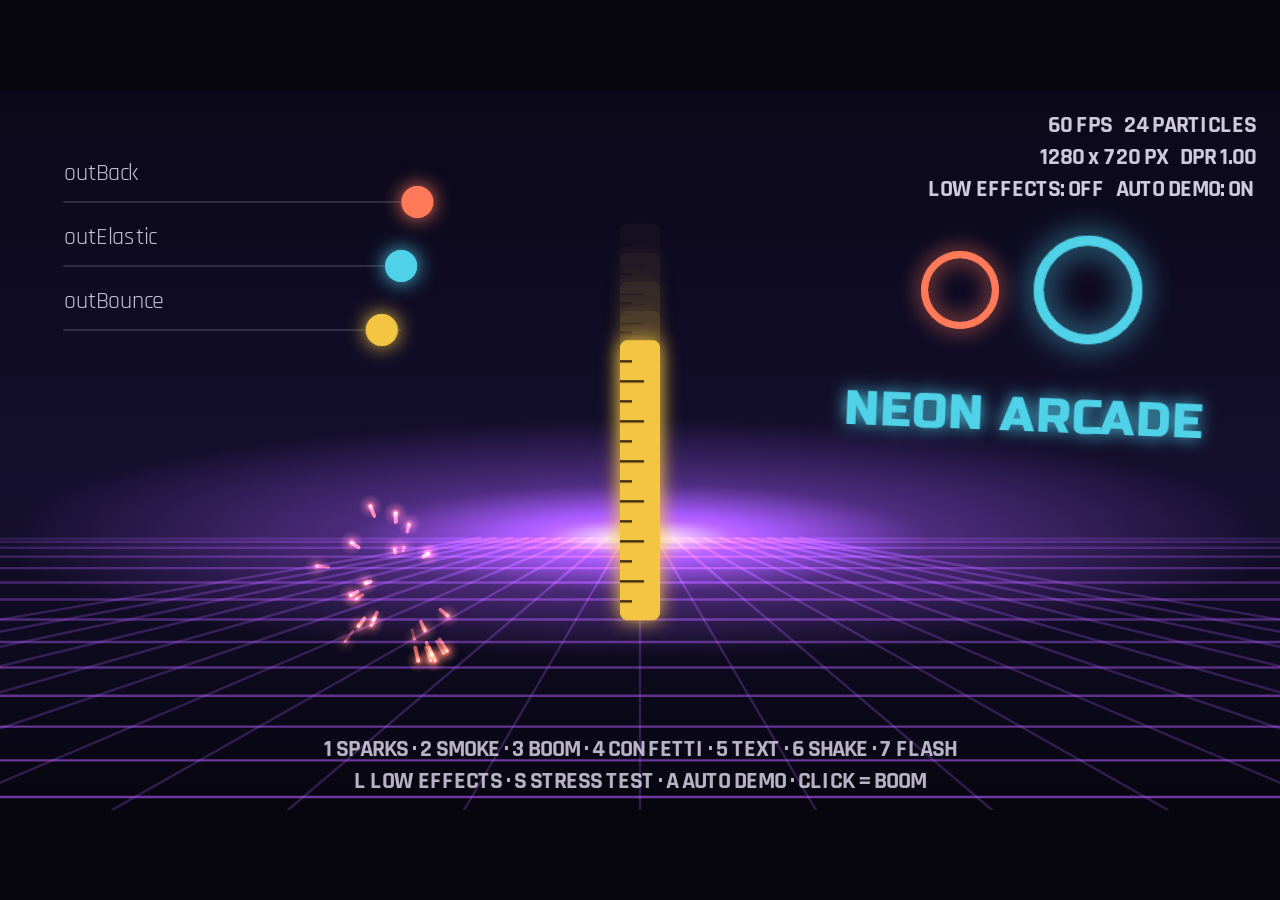
<file: my game/tools/fx-test.html>
<!doctype html>
<html lang="en">
<head>
<meta charset="utf-8">
<meta name="viewport" content="width=device-width,initial-scale=1">
<title>FX Test - Pixel Party</title>
<link rel="preconnect" href="https://fonts.googleapis.com">
<link rel="preconnect" href="https://fonts.gstatic.com" crossorigin>
<link href="https://fonts.googleapis.com/css2?family=Russo+One&family=Rajdhani:wght@500;700&display=swap" rel="stylesheet">
<style>
/* Test page for js/fx.js: fills the whole window, keeps 16:9 */
html,body{margin:0;height:100%;background:#07060f;overflow:hidden}
body{display:grid;place-items:center}
canvas{display:block;cursor:crosshair}
</style>
</head>
<body>
<canvas id="c" aria-label="Effects test. Press 1 to 7, L, S or A, or click."></canvas>
<script src="../js/fx.js"></script>
<script>
(() => {
  const st = FX.stage(document.getElementById('c'), { width: 320, height: 180, fit: 'window' });
  const ctx = st.ctx, W = 320, H = 180;
  const P1 = '#ff7a59', P2 = '#4fd1e8', GOLD = '#f4c542', RED = '#ff4f6d', INK = '#f1ecff';
  let auto = true, autoT = 0;

  // ----- pre-drawn glowing shapes (made once, reused every frame) -----
  const ruler = () => FX.shape('ruler', 10, 70, g => {
    FX.roundRect(g, 0, 0, 10, 70, 2); g.fillStyle = GOLD; g.fill();
    g.fillStyle = '#3b2a10';
    for (let i = 1; i < 14; i++) g.fillRect(0, i * 5, i % 2 ? 3 : 6, 0.6);
  }, { color: GOLD, glow: 5 });
  const ring = c => FX.shape('ring' + c, 24, 24, g => {
    g.strokeStyle = c; g.lineWidth = 2; g.beginPath(); g.arc(12, 12, 10, 0, Math.PI * 2); g.stroke();
  }, { color: c, glow: 6 });
  const ball = c => FX.shape('ball' + c, 8, 8, g => {
    g.fillStyle = c; g.beginPath(); g.arc(4, 4, 4, 0, Math.PI * 2); g.fill();
  }, { color: c, glow: 5 });

  // ----- what each key does -----
  const rnd = () => ({ x: FX.rand(70, 250), y: FX.rand(50, 130) });
  const actions = {
    Digit1: () => { const p = rnd(); FX.sparks(p.x, p.y, { color: FX.pick([P1, P2, GOLD]), count: 24, speed: 160 }); FX.shake('small'); },
    Digit2: () => { const p = rnd(); FX.smoke(p.x, p.y, { count: 10 }); },
    Digit3: () => { const p = rnd(); boom(p.x, p.y); },
    Digit4: () => { FX.confetti(W / 2, H - 10, { count: 90 }); FX.confettiRain(0, W, 0, { colors: [P1, GOLD, INK] }); },
    Digit5: () => { const p = rnd(); FX.text(FX.pick(['+1', 'CRITICAL!', 'NITRO!', 'PARRY!', '213 MS']), p.x, p.y, { color: FX.pick([P1, P2, GOLD, RED]), size: 16 }); },
    Digit6: () => FX.shake('small'),
    Digit7: () => FX.flash('#ffffff', 0.18, 0.7),
    KeyL: () => FX.setLow(!FX.low),
    KeyA: () => { auto = !auto; },
    KeyS: () => { for (let i = 0; i < 30; i++) { const p = rnd(); FX.explosion(p.x, p.y, { color: FX.pick([P1, P2, GOLD, RED]) }); } }
  };
  function boom(x, y) {
    FX.explosion(x, y, { color: FX.pick([P1, P2, GOLD, RED]), size: 1.3 });
    FX.shake('big');
    FX.flash('#ffffff', 0.12, 0.35);
    FX.text('BOOM!', x, y - 10, { color: GOLD, size: 18, shake: 4 });
  }
  addEventListener('keydown', e => { if (actions[e.code]) { e.preventDefault(); actions[e.code](); } });
  st.canvas.addEventListener('pointerdown', e => { const p = st.toLogical(e.clientX, e.clientY); boom(p.x, p.y); });

  // ----- background: dark gradient + moving neon grid -----
  function background(t) {
    const g = ctx.createLinearGradient(0, 0, 0, H);
    g.addColorStop(0, '#0a0818'); g.addColorStop(0.55, '#140f2e'); g.addColorStop(1, '#07060f');
    ctx.fillStyle = g; ctx.fillRect(-10, -10, W + 20, H + 20);
    const horizon = 112;
    ctx.lineWidth = 0.6;
    for (let i = 0; i < 14; i++) {               // horizontal lines rushing towards you
      const k = ((i + (t * 0.6) % 1) / 14);
      const y = horizon + (H - horizon) * k * k;
      ctx.strokeStyle = FX.rgba('#b45cff', 0.15 + k * 0.45);
      ctx.beginPath(); ctx.moveTo(0, y); ctx.lineTo(W, y); ctx.stroke();
    }
    for (let i = -10; i <= 10; i++) {            // lines going to the vanishing point
      ctx.strokeStyle = FX.rgba('#b45cff', 0.25);
      ctx.beginPath(); ctx.moveTo(W / 2 + i * 4, horizon); ctx.lineTo(W / 2 + i * 44, H); ctx.stroke();
    }
    ctx.globalCompositeOperation = 'lighter';    // soft glow along the horizon
    ctx.drawImage(FX.glowDot('#b45cff'), W / 2 - 160, horizon - 30, 320, 60);
    ctx.globalCompositeOperation = 'source-over';
  }

  // ----- the animated demos -----
  function demos(t) {
    // easing demo: three balls race with different easings
    const names = ['outBack', 'outElastic', 'outBounce'], cols = [P1, P2, GOLD];
    names.forEach((n, i) => {
      const k = Math.min(1, (t % 2.4) / 1.4);
      const x = 16 + FX.ease[n](k) * 84, y = 28 + i * 16;
      ctx.strokeStyle = FX.rgba(INK, 0.15); ctx.lineWidth = 0.5;
      ctx.beginPath(); ctx.moveTo(16, y); ctx.lineTo(100, y); ctx.stroke();
      FX.drawShape(ctx, ball(cols[i]), x, y);
      FX.drawText(ctx, n, 16, y - 7, { size: 6, color: FX.rgba(INK, 0.8), font: FX.FONT_BODY, glow: 0, align: 'left' });
    });
    // a ruler falling with motion blur (faded copies behind it)
    const fall = (t % 1.6) / 1.6, ry = 20 + FX.ease.inQuad(fall) * 90, speed = FX.ease.inQuad(fall + 0.02) - FX.ease.inQuad(fall);
    for (let i = 4; i >= 1; i--) FX.drawShape(ctx, ruler(), 160, ry - i * speed * 260, { ax: 0.5, ay: 0, alpha: 0.12 * (5 - i) / 4 });
    FX.drawShape(ctx, ruler(), 160, ry, { ax: 0.5, ay: 0 });
    // glowing rings that pulse
    const s = 1 + Math.sin(t * 4) * 0.12;
    FX.drawShape(ctx, ring(P1), 240, 50, { scale: s });
    FX.drawShape(ctx, ring(P2), 272, 50, { scale: 2.12 - s });
    FX.drawText(ctx, 'NEON ARCADE', 256, 82, { size: 12, color: P2, rot: Math.sin(t * 2) * 0.05 });
  }

  function hud() {
    st.steady();                                  // no shake for the info text
    const lines = [
      Math.round(FX.fps) + ' FPS   ' + FX.particles.count + ' PARTICLES',
      st.canvas.width + ' x ' + st.canvas.height + ' PX   DPR ' + st.dpr.toFixed(2),
      'LOW EFFECTS: ' + (FX.low ? 'ON' : 'OFF') + '   AUTO DEMO: ' + (auto ? 'ON' : 'OFF')
    ];
    ctx.font = FX.font(6, FX.FONT_BODY, 700); ctx.textAlign = 'right'; ctx.textBaseline = 'top';
    lines.forEach((l, i) => { ctx.fillStyle = i === 2 && FX.low ? GOLD : FX.rgba(INK, 0.85); ctx.fillText(l, W - 6, 6 + i * 8); });
    ctx.textAlign = 'center';
    ctx.fillStyle = FX.rgba(INK, 0.75);
    ctx.fillText('1 SPARKS · 2 SMOKE · 3 BOOM · 4 CONFETTI · 5 TEXT · 6 SHAKE · 7 FLASH', W / 2, H - 18);
    ctx.fillText('L LOW EFFECTS · S STRESS TEST · A AUTO DEMO · CLICK = BOOM', W / 2, H - 10);
  }

  let last = performance.now();
  function frame(now) {
    const dt = Math.min(0.1, (now - last) / 1000); last = now;
    if (auto && (autoT -= dt) <= 0) { autoT = 0.9; FX.pick([actions.Digit1, actions.Digit3, actions.Digit5, actions.Digit2])(); }
    FX.update(dt);
    st.begin();
    background(FX.time);
    demos(FX.time);
    FX.draw(ctx);
    hud();
    st.end();
    requestAnimationFrame(frame);
  }
  requestAnimationFrame(frame);
})();
</script>
</body>
</html>
</file>
<file: my game/css/style.css>
/* Pixel Party - shared styles for every page (menu + all games). "Neon arcade" look.
   Change a color or font here and every page follows. */

/* Russo One = titles, Rajdhani = text.
   Press Start 2P stays loaded because game screens that are not upgraded yet still draw with it. */
@import url("https://fonts.googleapis.com/css2?family=Russo+One&family=Rajdhani:wght@500;600;700&family=Press+Start+2P&display=swap");

:root{
  /* page colors */
  --bg:#07060f; --panel:#120f26; --panel-2:#1a1636; --edge:rgba(190,170,255,.16);
  --neon:#b45cff; --pink:#ff4fd8;
  /* colors the game screens read too: keep these values */
  --line:#3a3366; --screen:#0e0c1c; --dot:#211d40;
  --ink:#f1ecff; --muted:#9a92c4; --bad:#ff4f6d;
  --p1:#ff7a59; --p2:#4fd1e8;          /* Player 1 = orange, Player 2 = cyan */
  --ruler:#f4c542;                     /* yellow: highlights and keyboard focus */
  /* fonts */
  --font-title:"Russo One","Orbitron","Segoe UI",system-ui,sans-serif;
  --font-ui:"Rajdhani","Segoe UI",system-ui,sans-serif;
  --font-display:var(--font-title);    /* names the game pages already use */
  --font-body:var(--font-ui);
  --font-pixel:"Press Start 2P",ui-monospace,"Courier New",monospace;
  color-scheme:dark;
}

*,*::before,*::after{box-sizing:border-box}
[hidden]{display:none!important}

html,body{margin:0;background:var(--bg);color:var(--ink)}
body{font-family:var(--font-ui);font-weight:500;font-size:18px;line-height:1.4;padding-inline:16px;padding-block:20px 36px}
.wrap{max-width:1040px;margin:0 auto;display:grid;gap:20px}

/* ---------- titles ---------- */
h1{font-family:var(--font-title);font-weight:400;font-size:clamp(22px,4vw,34px);margin:0;letter-spacing:.03em;text-wrap:balance}
.a{color:var(--p1)} .b{color:var(--p2)}   /* .a = player 1 color, .b = player 2 color */
.tag{color:var(--muted);margin:4px 0 0}

/* ---------- buttons ---------- */
.btn{
  display:inline-flex;align-items:center;gap:8px;
  font-family:var(--font-ui);font-weight:700;font-size:14px;letter-spacing:.1em;text-transform:uppercase;line-height:1.2;
  color:var(--ink);background:rgba(255,255,255,.04);border:1px solid var(--edge);border-radius:10px;
  padding:10px 16px;cursor:pointer;text-decoration:none;
  transition:border-color .15s,box-shadow .15s,transform .15s;
}
.btn:hover{border-color:var(--neon);box-shadow:0 0 0 1px rgba(180,92,255,.35),0 0 18px rgba(180,92,255,.25)}
.btn[aria-pressed="false"]{color:var(--muted)}
.btn-big{
  font-family:var(--font-title);font-weight:400;font-size:18px;letter-spacing:.08em;padding:14px 28px;border:0;border-radius:12px;
  color:#07060f;background:linear-gradient(90deg,var(--p1),var(--pink) 50%,var(--p2));
  box-shadow:0 0 24px rgba(255,79,216,.35);
}
.btn-big:hover{transform:translateY(-2px);box-shadow:0 0 34px rgba(255,79,216,.55)}
.btn-big:active{transform:translateY(1px)}
.btn-big:disabled{background:var(--panel-2);color:var(--muted);box-shadow:none;cursor:not-allowed;transform:none}

/* ---------- keyboard keys ---------- */
kbd{
  display:inline-block;font-family:var(--font-ui);font-weight:700;font-size:14px;color:var(--ink);
  background:#0b0918;border:1px solid var(--edge);border-bottom-width:3px;border-radius:7px;
  padding:3px 9px;min-width:2.1em;text-align:center;line-height:1.4
}

/* ---------- on/off switch (used for "Low effects") ---------- */
.switch{
  display:inline-flex;align-items:center;gap:10px;padding:6px 8px 6px 12px;
  font-family:var(--font-ui);font-weight:700;font-size:13px;letter-spacing:.12em;text-transform:uppercase;
  color:var(--muted);background:rgba(255,255,255,.03);border:1px solid var(--edge);border-radius:999px;cursor:pointer
}
.switch::after{                                   /* the track with its round knob */
  content:"";width:34px;height:18px;border-radius:999px;flex:none;
  background:radial-gradient(circle at 9px 50%,var(--muted) 6px,transparent 7px),#0b0918;
  border:1px solid var(--edge);transition:background .2s
}
.switch[aria-checked="true"]{color:var(--ruler)}
.switch[aria-checked="true"]::after{background:radial-gradient(circle at 25px 50%,var(--ruler) 6px,transparent 7px),rgba(244,197,66,.15)}

/* Yellow outline shows where the keyboard is */
:focus-visible{outline:2px solid var(--ruler);outline-offset:3px}

/* "Low effects": no glows */
.low-fx .btn-big,.low-fx .btn:hover{box-shadow:none}

@media (prefers-reduced-motion:reduce){
  *,*::before,*::after{animation:none!important;transition:none!important}
}
</file>
